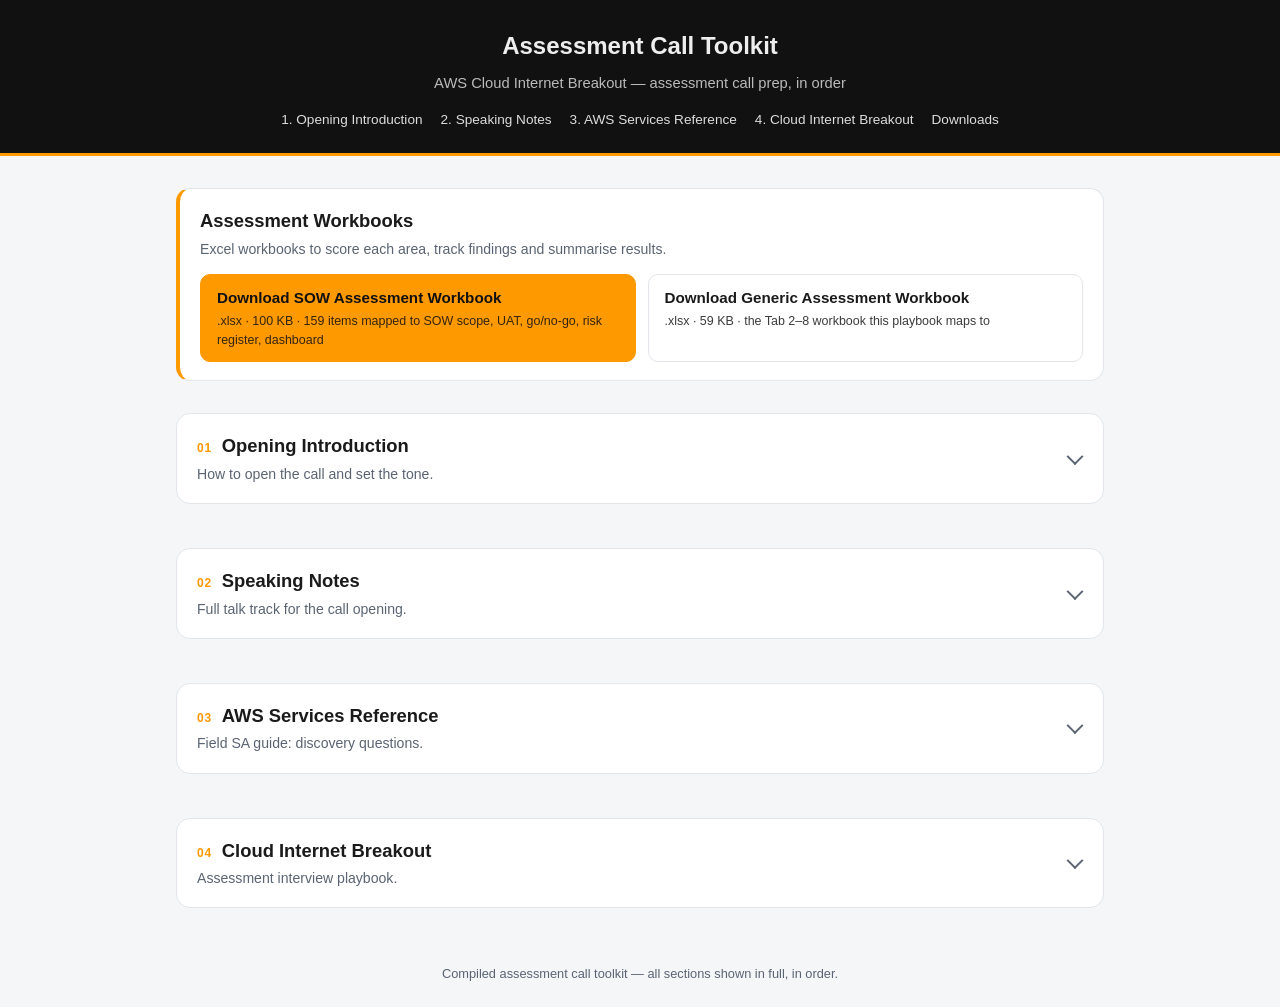
<file: index.html>
<!DOCTYPE html>
<html lang="en">
<head>
<meta charset="UTF-8">
<meta name="viewport" content="width=device-width, initial-scale=1, viewport-fit=cover">
<title>Assessment Call Toolkit</title>
<link rel="stylesheet" href="css/style.css">
</head>
<body>

<header class="site-header">
  <h1>Assessment Call Toolkit</h1>
  <p>AWS Cloud Internet Breakout &mdash; assessment call prep, in order</p>
  <nav class="quicknav">
    <a href="#intro">1. Opening Introduction</a>
    <a href="#notes">2. Speaking Notes</a>
    <a href="#aws-services">3. AWS Services Reference</a>
    <a href="#breakout">4. Cloud Internet Breakout</a>
    <a href="#downloads">Downloads</a>
  </nav>
</header>

<div class="wrap">

  <section class="downloads" id="downloads" aria-label="Assessment workbooks">
    <h2>Assessment Workbooks</h2>
    <p>Excel workbooks to score each area, track findings and summarise results.</p>
    <div class="download-buttons">
      <a class="btn" href="downloads/FAB_AWS_Cloud_Internet_Breakout_SOW_Assessment.xlsx" download>
        <span class="btn-title">Download SOW Assessment Workbook</span>
        <span class="btn-meta">.xlsx &middot; 100 KB &middot; 159 items mapped to SOW scope, UAT, go/no-go, risk register, dashboard</span>
      </a>
      <a class="btn btn-secondary" href="downloads/AWS_Cloud_Internet_Breakout_Assessment.xlsx" download>
        <span class="btn-title">Download Generic Assessment Workbook</span>
        <span class="btn-meta">.xlsx &middot; 59 KB &middot; the Tab 2&ndash;8 workbook this playbook maps to</span>
      </a>
    </div>
  </section>

  <details class="block" id="intro">
    <summary class="block-head">
      <h2><span class="block-num">01</span> Opening Introduction</h2>
      <p class="block-desc">How to open the call and set the tone.</p>
    </summary>
    <div class="content-intro">
      <div class="container">
<!-- INTRO -->
  <section class="panel" data-tab="intro">
    <div class="panel-title-row">
      <h2 class="panel-title">The Intro</h2>
      <span class="time-badge">First 2 minutes — set the tone</span>
    </div>
    <blockquote>"Hi everyone, thank you for taking the time today. My name is Pushkar Patil — I'm a Cloud Engineer with AWS Professional Services. I specialize in network architecture and security for cloud environments, and I've been working with customers on AWS infrastructure design, security posture assessments, and internet breakout architectures."</blockquote>
    <blockquote>"Before we jump into the technical details, I want to take a couple of minutes to set the context for what we're doing here and how we'll work together."</blockquote>
  </section>

  <!-- BUILD TRUST -->
  <section class="panel" data-tab="trust">
    <div class="panel-title-row">
      <h2 class="panel-title">Build Trust — Show You Understand Their World</h2>
      <span class="time-badge">Next 3 minutes</span>
    </div>
    <blockquote>"I understand you're looking at your AWS Cloud Internet Breakout environment — how your workloads connect to the internet, how that traffic is secured, and whether the architecture is aligned with best practices. This is one of the most critical areas in any cloud environment because it's where your internal workloads meet the public internet. Getting this right has a direct impact on your security posture, compliance readiness, and operational resilience."</blockquote>
    <blockquote>"I want to be upfront about how we approach this — this is NOT an audit. We're not here to grade you or find fault. We're here as your partner to give you a clear, honest picture of where things stand today, and more importantly, a practical roadmap to get where you want to be."</blockquote>
    <blockquote>"Every organization has gaps — that's normal, especially as cloud environments grow and evolve. What matters is knowing where they are and having a plan."</blockquote>
  </section>

  <!-- CREDIBILITY -->
  <section class="panel" data-tab="credibility">
    <div class="panel-title-row">
      <h2 class="panel-title">Establish Credibility — Frameworks</h2>
      <span class="time-badge">Next 2 minutes</span>
    </div>
    <blockquote>"Our assessment is built on the same frameworks AWS uses with enterprise customers globally:"</blockquote>
    <blockquote>"First, the AWS Cloud Adoption Framework — specifically the Security Perspective. This gives us the organizational view — governance, identity, threat detection, infrastructure protection, incident response. It's how we measure security maturity."</blockquote>
    <blockquote>"Second, the AWS Well-Architected Framework — Security Pillar. This is the workload-level lens. It looks at how your architecture decisions impact security. Together with CAF, we're covering both the big picture and the details."</blockquote>
    <blockquote>"For your internet breakout specifically, we'll benchmark against the AWS Security Reference Architecture — this is AWS's prescriptive design for how network traffic should flow through centralized inspection, egress filtering, and segmented VPCs. It's the gold standard."</blockquote>
    <blockquote>"And for configuration hardening, we'll use the CIS AWS Foundations Benchmark — the latest version. This gives us 39 automated controls that Security Hub can continuously monitor after we're done."</blockquote>
    <blockquote>"So you're not just getting our opinion — you're getting an assessment grounded in industry-recognized standards."</blockquote>
  </section>

  <!-- EXPECTATIONS -->
  <section class="panel" data-tab="expectations">
    <div class="panel-title-row">
      <h2 class="panel-title">Set Expectations — What They Get</h2>
      <span class="time-badge">Next 2 minutes</span>
    </div>
    <blockquote>"Here's what you'll walk away with at the end of this engagement:"</blockquote>
    <ul>
      <li><blockquote>"A scored assessment workbook — every area rated on a 1-5 maturity scale with Red, Amber, Green status. You'll see exactly where you're strong and where the gaps are."</blockquote></li>
      <li><blockquote>"A findings tracker with severity ratings, business impact, and specific remediation steps — not generic advice, but actionable recommendations tailored to your environment."</blockquote></li>
      <li><blockquote>"An executive summary dashboard your leadership can use to understand the security posture at a glance."</blockquote></li>
      <li><blockquote>"And a prioritized remediation roadmap — because fixing everything at once isn't realistic. We'll help you sequence what matters most."</blockquote></li>
    </ul>
  </section>

  <!-- COLLABORATIVE -->
  <section class="panel" data-tab="collaborative">
    <div class="panel-title-row">
      <h2 class="panel-title">Make It Collaborative — Ask Them</h2>
      <span class="time-badge">Next 2 minutes</span>
    </div>
    <blockquote>"Before we dive in, I'd love to hear from you:"</blockquote>
    <blockquote>"What's driving this assessment? Is it a compliance requirement, a security concern, a leadership initiative, or are you planning changes to your architecture?"</blockquote>
    <div class="stage-note"><em>(Let them talk. Listen. This tells you everything about their priorities.)</em></div>
    <blockquote>"Are there specific areas you're most concerned about or want us to focus on?"</blockquote>
    <div class="stage-note"><em>(This makes them feel heard and gives you the priority order.)</em></div>
    <blockquote>"Who are the key stakeholders we should involve — network team, security team, identity team, operations?"</blockquote>
    <div class="stage-note"><em>(This shows you respect their org structure and want to include the right people.)</em></div>
  </section>

  <!-- CLOSE -->
  <section class="panel" data-tab="close">
    <div class="panel-title-row">
      <h2 class="panel-title">Close the Intro — Transition to Assessment</h2>
      <span class="time-badge">Wrap-up</span>
    </div>
    <blockquote>"Perfect. That's really helpful context. Here's how I'd like to structure our conversation today — we'll start from the foundation and work our way through layer by layer:"</blockquote>
    <blockquote>"We'll begin with your account structure and governance — how your AWS environment is organized. Then we'll move into network architecture and the internet breakout path. From there, we'll look at the security controls on that path, identity and access, data protection, monitoring, and incident response."</blockquote>
    <blockquote>"Each layer builds on the previous one, so by the end we'll have a complete picture."</blockquote>
    <blockquote>"I'll be taking notes as we go and mapping everything to our assessment workbook. If at any point something isn't clear or you want to go deeper on a topic, just say so — this is your assessment."</blockquote>
    <blockquote>"Ready to get started?"</blockquote>
  </section>

  <!-- CHEAT SHEET -->
  <section class="panel" data-tab="cheatsheet">
    <div class="panel-title-row">
      <h2 class="panel-title">Cheat Sheet — Trust Phrases to Drop Naturally</h2>
    </div>
    <ul class="phrase-list">
      <li><span class="quote">"We see this across many customers at your scale..."</span><span class="why">— normalizes their gaps</span></li>
      <li><span class="quote">"That's actually a common pattern we encounter..."</span><span class="why">— removes shame</span></li>
      <li><span class="quote">"The good news is this is straightforward to fix..."</span><span class="why">— gives hope</span></li>
      <li><span class="quote">"AWS has a native service for exactly this..."</span><span class="why">— shows you know the platform</span></li>
      <li><span class="quote">"Based on what we've seen work well for similar environments..."</span><span class="why">— positions you as experienced</span></li>
      <li><span class="quote">"Let me show you what the reference architecture recommends here..."</span><span class="why">— grounds advice in AWS standards</span></li>
      <li><span class="quote">"This is one of the highest-impact improvements you can make..."</span><span class="why">— helps them prioritize</span></li>
      <li><span class="quote">"Your team has done solid work here..."</span><span class="why">— acknowledge what's working, don't just find problems</span></li>
    </ul>
  </section>
      </div>
    </div>
  </details>

  <details class="block" id="notes">
    <summary class="block-head">
      <h2><span class="block-num">02</span> Speaking Notes</h2>
      <p class="block-desc">Full talk track for the call opening.</p>
    </summary>
    <div class="content-notes">
      <div class="container">
<!-- 1. SET THE STAGE -->
  <section class="panel" data-tab="s1">
    <h2 class="panel-title">1. Set the Stage — Why We're Here</h2>
    <blockquote>"Thank you for making time today. The purpose of this engagement is to perform an independent technical assessment of your AWS Cloud Internet Breakout environment — your network architecture, security controls, and operational readiness. Our goal is to give you a clear picture of where you stand today, where the gaps are, and a prioritized roadmap to close them."</blockquote>
    <blockquote>"This isn't an audit. This is a partnership. We want to help you build confidence that your cloud environment is secure, resilient, and aligned with industry best practices."</blockquote>
  </section>

  <!-- 2. FRAMEWORKS -->
  <section class="panel" data-tab="s2">
    <h2 class="panel-title">2. Frameworks We're Using — Build Trust</h2>

    <h3>AWS Cloud Adoption Framework (CAF) — Security Perspective</h3>
    <blockquote>"Our assessment is grounded in the AWS Cloud Adoption Framework, specifically the Security Perspective. This is the same framework AWS uses with thousands of enterprise customers globally. It organizes security into 9 capabilities — from identity management to incident response — and gives us a structured way to measure your maturity."</blockquote>
    <div class="drop"><strong>Drop this:</strong> "The CAF Security Perspective covers Security Governance, Security Assurance, Identity &amp; Access Management, Threat Detection, Vulnerability Management, Infrastructure Protection, Data Protection, Application Security, and Incident Response."</div>

    <h3>AWS Well-Architected Framework — Security Pillar</h3>
    <blockquote>"We'll also be leveraging the AWS Well-Architected Framework, specifically the Security Pillar. This is AWS's own lens for evaluating workload-level architecture decisions. It covers 5 focus areas — Identity &amp; Access Management, Detection, Infrastructure Protection, Data Protection, and Incident Response. Think of CAF as the organizational view and Well-Architected as the workload view — we're covering both."</blockquote>
    <div class="drop"><strong>Drop this:</strong> "The Well-Architected Tool is available free in the AWS Console. After our assessment, you can run ongoing reviews yourself."</div>

    <h3>AWS Security Reference Architecture (SRA)</h3>
    <blockquote>"For your network and internet breakout design specifically, we're benchmarking against the AWS Security Reference Architecture. This is AWS's prescriptive multi-account architecture that defines how inbound, outbound, and inspection VPCs should be structured — with centralized Network Firewall, Transit Gateway routing, and dedicated security tooling accounts. This is the gold standard for how internet breakout should look."</blockquote>
    <div class="drop"><strong>Drop this:</strong> "The SRA recommends a dedicated Network account with three VPCs — Inbound, Outbound, and Inspection — with AWS Network Firewall in the inspection VPC handling all traffic."</div>

    <h3>CIS AWS Foundations Benchmark v5.0.0</h3>
    <blockquote>"For compliance and configuration hardening, we're using the CIS AWS Foundations Benchmark version 5.0.0 — the latest version. This is an industry-accepted standard with clear, step-by-step controls. AWS Security Hub natively supports this benchmark, so after our assessment, you can enable automated compliance monitoring against these controls."</blockquote>
    <div class="drop"><strong>Drop this:</strong> "CIS v5.0.0 covers 39 automated controls across IAM, logging, monitoring, networking, and storage. Security Hub can continuously evaluate your environment against these."</div>

    <h3>NIST Cybersecurity Framework (CSF)</h3>
    <blockquote>"Where applicable, we'll also map findings to the NIST Cybersecurity Framework — Identify, Protect, Detect, Respond, Recover. Many of our customers need this mapping for regulatory or board-level reporting. It gives your leadership a common language to understand security posture."</blockquote>

    <h3>ProServe Security Assessment Methodology</h3>
    <blockquote>"Our assessment methodology follows the same approach used by AWS Professional Services across hundreds of enterprise engagements. We assess across 5 Core Epics aligned to the CAF Security Perspective — Identity &amp; Access Management, Infrastructure Security, Data Protection, Detective Controls, and Incident Response. Each area is scored on a 1-5 maturity scale, giving you a quantifiable baseline."</blockquote>
  </section>

  <!-- 3. WHAT WE'LL DELIVER -->
  <section class="panel" data-tab="s3">
    <h2 class="panel-title">3. What We'll Deliver — Set Expectations</h2>
    <blockquote>"By the end of this engagement, you'll receive:"</blockquote>
    <ul>
      <li>A comprehensive assessment workbook with every control scored 1-5 and RAG-rated (Red/Amber/Green)</li>
      <li>A findings tracker with severity, business impact, and remediation recommendations</li>
      <li>An executive dashboard summarizing your security posture across all domains</li>
      <li>A prioritized remediation roadmap with owners and target timelines</li>
      <li>Mapping to CIS, NIST, and Well-Architected best practices</li>
    </ul>
    <blockquote>"This gives your team a clear, actionable plan — not just a list of problems."</blockquote>
  </section>

  <!-- 4. HOW WE'LL WORK -->
  <section class="panel" data-tab="s4">
    <h2 class="panel-title">4. How We'll Work — The Process</h2>
    <blockquote>"Our approach has three phases:"</blockquote>
    <div class="phase">
      <strong>Phase 1 — Discovery</strong>
      We'll conduct structured interviews with your network, security, identity, and operations teams. We'll walk through your architecture, review configurations, and understand your current tooling.
    </div>
    <div class="phase">
      <strong>Phase 2 — Analysis</strong>
      We'll analyze what we've gathered, score each area against the frameworks, identify gaps, and develop recommendations. Where possible, we'll use tools like Prowler, AWS Config, and Security Hub to validate findings.
    </div>
    <div class="phase">
      <strong>Phase 3 — Readout &amp; Roadmap</strong>
      We'll present findings to your team, walk through the prioritized recommendations, and align on next steps. This isn't a hand-off — we'll iterate with you.
    </div>
  </section>

  <!-- 5. WHAT WE NEED -->
  <section class="panel" data-tab="s5">
    <h2 class="panel-title">5. What We Need From You — Ask</h2>
    <blockquote>"To make this successful, we'll need:"</blockquote>
    <ul>
      <li>Access to your architecture diagrams (or we'll help you build them)</li>
      <li>Time with your network, security, and identity teams (2-3 hours per domain)</li>
      <li>Read-only access to your AWS environment for validation (Config, Security Hub, CloudTrail)</li>
      <li>A point of contact to coordinate scheduling</li>
    </ul>
    <blockquote>"We respect your time. We'll come prepared with specific questions for each session so we're efficient."</blockquote>
  </section>

  <!-- 6. TRUST BUILDERS -->
  <section class="panel" data-tab="s6">
    <h2 class="panel-title">6. Trust Builders — Drop These Naturally</h2>

    <h3>On shared responsibility</h3>
    <blockquote>"AWS secures the cloud infrastructure — the physical data centers, the hypervisor, the global network. Your responsibility is securing what you put IN the cloud — your configurations, your data, your access controls. Our job is to help you nail that 'in the cloud' piece."</blockquote>

    <h3>On why this matters now</h3>
    <blockquote>"The internet breakout path is the most critical attack surface in any cloud environment. It's where your workloads touch the public internet. Getting this right — centralized inspection, egress filtering, DDoS protection — is foundational to everything else."</blockquote>

    <h3>On our approach</h3>
    <blockquote>"We're not here to find fault. We're here to find opportunity. Every organization has gaps — what matters is knowing where they are and having a plan to close them."</blockquote>

    <h3>On benchmarking</h3>
    <blockquote>"We'll show you not just where you are, but where you should be. Our scoring is based on what we see across hundreds of AWS customers in similar industries and at similar scale."</blockquote>
  </section>

  <!-- 7. QUICK REFERENCE -->
  <section class="panel" data-tab="s7">
    <h2 class="panel-title">7. Framework Quick Reference — Cheat Sheet</h2>
    <ul>
      <li><strong>AWS CAF Security Perspective</strong> — 9 capabilities, organizational-level security maturity</li>
      <li><strong>AWS Well-Architected Security Pillar</strong> — 5 focus areas, workload-level architecture review</li>
      <li><strong>AWS Security Reference Architecture (SRA)</strong> — Prescriptive multi-account network + security design</li>
      <li><strong>CIS AWS Foundations Benchmark v5.0.0</strong> — 39 automated configuration controls</li>
      <li><strong>NIST CSF</strong> — Identify, Protect, Detect, Respond, Recover (regulatory mapping)</li>
      <li><strong>ProServe 5 Core Epics</strong> — IAM, Infrastructure Security, Data Protection, Detective Controls, Incident Response</li>
    </ul>
  </section>
      </div>
    </div>
  </details>

  <details class="block" id="aws-services">
    <summary class="block-head">
      <h2><span class="block-num">03</span> AWS Services Reference</h2>
      <p class="block-desc">Field SA guide: discovery questions.</p>
    </summary>
    <div class="content-aws">
      <div class="container">
<!-- STRATEGY -->
  <section class="panel" data-tab="strategy">
    <h2 class="panel-title">Strategy</h2>
    <ul>
      <li>How does the system support the customer's business? (e.g. CRM logs customer interactions and integrates with ERP for fulfillment)</li>
      <li>How does the system scale as the business grows? What are the growth constraints? (e.g. servers, storage, people)</li>
      <li>How does the system handle business continuity?</li>
      <li>What are the technologies used in the system? (e.g. Oracle, OpenJDK, Javascript, Linux, VMWare)</li>
      <li>How does the system integrate with other systems? (web hooks, integration broker, etc)</li>
      <li>What are the peak performance metrics for the system? When does the system require peak performance? (e.g. maximum transactions per second, maximum tenants per cluster, etc)</li>
      <li>What teams support the systems? (e.g. development, operations, DBA)</li>
      <li>How does the team build and deploy the system? (e.g. Gradle, Jenkins, Ansible)</li>
      <li>How do the teams test the systems? (e.g. manual, automated functional regression, unit tests, integration tests)</li>
      <li>How does the team monitor the system for security, application, and performance incidents?</li>
      <li>What are the system's incident response processes?</li>
      <li>How do the team predict failure or service level violations? (e.g. AIOps)</li>
      <li>How do you support the end users of the system? (e.g. ticketing systems, call/contact center)</li>
      <li>How could the system generate more value if augmented with AI/ML?</li>
      <li>Could the system's data provide insights to increase efficiency, drive growth via cross/upsell opportunities, etc.?</li>
    </ul>

    <h3>Technology Landscape</h3>
    <ul>
      <li>How does the technology organization serve the business? Are there dedicated teams for each business unit? Does a single team serve all the business units?</li>
      <li>What regulatory constraints do you have? (e.g. HIPAA compliance, Office of the Comptroller of the Currency (OCC) audits, FINRA compliance, etc)</li>
      <li>What drives the buy vs build decision? (e.g. customer buys accounting and HR systems but builds development tools)</li>
      <li>Do you have an AI and ML strategy for augmenting or automating your business processes? (automating document workflows, information retrieval from unstructured data, etc)</li>
      <li>Do you have a strategy to derive business insights from your data? (e.g. a "Customer 360" strategy by pulling data from CRM, customer success, and ERP system into a single view and data lake)</li>
      <li>Do you have a strategy to monetize your data? (e.g. improving credit quality decisions using payment data, improving rating models through driver telematics, predictive maintenance program through IoT and service history)</li>
      <li>What is your overall application integration strategy? (Enterprise service bus/integration broker (Mulesoft, Informatica, Boomi), point to point, etc.)</li>
      <li>What is the software delivery process? (Scrum, Agile, XP, Waterfall)</li>
      <li>What do you use for development tools, databases, application monitoring tools, security monitoring tools, continuous integration (CI), continuous delivery (CD)?</li>
      <li>What percentage of technology infrastructure is in the cloud? What percentage is in AWS?</li>
      <li>Does your IT strategy explicitly state cloud's role and how it is tied to your business objectives?</li>
      <li>Where do you want to invest in infrastructure – innovation vs. application outcomes?</li>
      <li>Are you aligning strategy on both cost out and innovation?</li>
    </ul>
  </section>

  <!-- SECURITY -->
  <section class="panel" data-tab="security">
    <h2 class="panel-title">Security</h2>
    <ul>
      <li>What are the security compliance requirements? (SOC2, ISO 27001, HIPAA, etc)</li>
      <li>Does your organization have a security and compliance program?</li>
      <li>What tools or services are being used for security control?</li>
      <li>What regulations does your organization need to comply with?</li>
      <li>How would you characterize your organization's approach to security and compliance? Do you find it effective and efficient at managing risk?</li>
      <li>To what extent are you incorporating data analytics into your operational risk management program?</li>
      <li>Are there risk and compliance management practices that you feel would benefit from a more data driven approach?</li>
      <li>What are the most resource intensive areas of your security and compliance program?</li>
      <li>What are the main cost drivers, and where do you see opportunities for increased automation of manual processes?</li>
      <li>At a high level, how would you characterize your organization's approach to security and compliance? How integrated and consistent would you say it is across lines of business?</li>
    </ul>

    <h3>Opportunity Information</h3>
    <ul>
      <li>Do you currently have central pane of glass view into your AWS security posture?</li>
      <li>Do you currently or plan on storing or processing protected data?</li>
      <li>What 3rd party products are you currently using on premise / on AWS?</li>
    </ul>

    <h3>Training Material</h3>
    <ul><li><a href="https://kiku.aws.training/LearningLibrary?filters=language%3A1&amp;filters=classification%3A27&amp;tab=view_all">Kiku Learning Library — Security</a></li></ul>

    <h3>Related Services</h3>
    <ul class="related-services">
      <li>Amazon Cognito: <a href="https://aws.amazon.com/cognito/">aws.amazon.com/cognito/</a></li>
      <li>Amazon Detective: <a href="https://aws.amazon.com/detective">aws.amazon.com/detective</a></li>
      <li>Amazon GuardDuty: <a href="https://aws.amazon.com/guardduty/">aws.amazon.com/guardduty/</a></li>
      <li>Amazon Inspector: <a href="https://aws.amazon.com/inspector/">aws.amazon.com/inspector/</a></li>
      <li>Amazon Macie: <a href="https://aws.amazon.com/macie/">aws.amazon.com/macie/</a></li>
      <li>AWS Artifact: <a href="https://aws.amazon.com/artifact/">aws.amazon.com/artifact/</a></li>
      <li>AWS Certificate Manager: <a href="https://aws.amazon.com/certificate-manager/">aws.amazon.com/certificate-manager/</a></li>
      <li>AWS CloudHSM: <a href="https://aws.amazon.com/cloudhsm/">aws.amazon.com/cloudhsm/</a></li>
      <li>AWS Directory Service: <a href="https://aws.amazon.com/directoryservice/">aws.amazon.com/directoryservice/</a></li>
      <li>AWS Firewall Manager: <a href="https://aws.amazon.com/firewall-manager/">aws.amazon.com/firewall-manager/</a></li>
      <li>AWS IAM: <a href="https://aws.amazon.com/iam/">aws.amazon.com/iam/</a></li>
      <li>AWS KMS: <a href="https://aws.amazon.com/kms/">aws.amazon.com/kms/</a></li>
    </ul>
  </section>

  <!-- COMPUTE -->
  <section class="panel" data-tab="compute">
    <h2 class="panel-title">Compute</h2>
    <ul>
      <li>What applications are running on top of your servers?</li>
      <li>How many corresponding design, development, test, QA, staging, pre-production, disaster recovery environments are you running?</li>
      <li>What are the operating systems for your server systems?</li>
      <li>Are you running into any performance issues or management overhead?</li>
      <li>How many servers do you manage today?</li>
      <li>How many IT admins are managing the servers? How are they keeping up with growing number of servers?</li>
      <li>What is the RTO and RPO for the server failures?</li>
    </ul>

    <h3>Opportunity Information</h3>
    <ul>
      <li>What are the top pain points of running your existing server environment?</li>
      <li>Do you have a robust disaster recovery plan for your critical servers?</li>
      <li>Have you considered using cloud for DR?</li>
      <li>Have you thought of migrating off Windows to Linux alternatives?</li>
      <li>Would you like to do a migration evaluation for your existing servers to AWS EC2 or serverless?</li>
    </ul>

    <h3>Training Material</h3>
    <ul><li><a href="https://kiku.aws.training/LearningLibrary?filters=language%3A1&amp;filters=classification%3A20&amp;tab=view_all">Kiku Learning Library — Compute</a></li></ul>

    <h3>Related Services</h3>
    <ul class="related-services">
      <li>Amazon EC2: <a href="https://aws.amazon.com/ec2/">aws.amazon.com/ec2/</a></li>
      <li>Amazon EC2 Auto Scaling: <a href="https://aws.amazon.com/ec2/autoscaling/">aws.amazon.com/ec2/autoscaling/</a></li>
      <li>Amazon Elastic Beanstalk: <a href="https://aws.amazon.com/elasticbeanstalk/">aws.amazon.com/elasticbeanstalk/</a></li>
      <li>Elastic Container Registry: <a href="https://aws.amazon.com/ecr/">aws.amazon.com/ecr/</a></li>
      <li>Elastic Container Service: <a href="https://aws.amazon.com/containers/services/">aws.amazon.com/containers/services/</a></li>
      <li>Elastic Kubernetes Service: <a href="https://aws.amazon.com/eks/">aws.amazon.com/eks/</a></li>
      <li>AWS Fargate: <a href="https://aws.amazon.com/fargate/">aws.amazon.com/fargate/</a></li>
      <li>AWS Lambda: <a href="https://aws.amazon.com/lambda/">aws.amazon.com/lambda/</a></li>
      <li>AWS Lightsail: <a href="https://aws.amazon.com/lightsail/">aws.amazon.com/lightsail/</a></li>
      <li>AWS Outposts: <a href="https://aws.amazon.com/outposts/">aws.amazon.com/outposts/</a></li>
      <li>AWS Serverless Application Repository: <a href="https://aws.amazon.com/serverless/serverlessrepo/">aws.amazon.com/serverless/serverlessrepo/</a></li>
      <li>VMware Cloud on AWS: <a href="https://cloud.vmware.com/vmc-aws">cloud.vmware.com/vmc-aws</a></li>
      <li>AWS Wavelength: <a href="https://aws.amazon.com/wavelength/">aws.amazon.com/wavelength/</a></li>
      <li>AWS Batch: <a href="https://aws.amazon.com/batch/">aws.amazon.com/batch/</a></li>
    </ul>
  </section>

  <!-- ANALYTICS -->
  <section class="panel" data-tab="analytics">
    <h2 class="panel-title">Analytics</h2>
    <ul>
      <li>What type of data are you working with and where does it come from?</li>
      <li>Are these data structured, unstructured, or semi-structured?</li>
      <li>What you will want to do with the data? E.g. store now analyze later, or operational reporting</li>
      <li>How are you currently capturing and storing your data? What tools and databases are in use?</li>
      <li>What is your strategy for data management and governance?</li>
      <li>How complex is your data acquisition process?</li>
      <li>What is your current ETL process?</li>
      <li>What type of skills exist in your organization? E.g. DBA, IT engineers, big data engineers</li>
      <li>How do you currently manage data?</li>
      <li>How does all this go with your organization's culture?</li>
      <li>What are your plans to address regulation?</li>
      <li>What are the top pain points of running your existing data analytics environment?</li>
      <li>Are there particular areas where you would like to apply analytics or AI/ML technologies (but haven't yet)?</li>
    </ul>

    <h3>Opportunity Information</h3>
    <ul>
      <li>Are you looking to migrate some or all of your data analytics workload to the cloud?
        <ul><li>If so, what are your specific requirements and timeline?</li></ul>
      </li>
      <li>Do you have partners to help you with the migration?</li>
      <li>Would you be interested in knowing AWS data lake and analytics offerings?</li>
      <li>Would you like to do a migration evaluation for your existing data analytics to AWS Redshift or data lake?</li>
    </ul>

    <h3>Training Material</h3>
    <ul>
      <li><a href="https://amazonwebservices.mindtickle.com/?_branch_match_id=735651251973410808#/courses/series/1284153514833126012?series=1284153514833126012">Mindtickle LevelUP! Analytics course</a></li>
      <li><a href="https://amazonwebservices.mindtickle.com/?_branch_match_id=735651251973410808#/courses/series/1239948442897393076?series=1239948442897393076">Mindtickle Analytics Sales Play course</a></li>
      <li><a href="https://kiku.aws.training/LearningLibrary?filters=language%3A1&amp;filters=classification%3A107&amp;tab=view_all">Kiku Analytics courses</a></li>
    </ul>

    <h3>Related Services</h3>
    <ul class="related-services">
      <li>Amazon Athena: <a href="https://aws.amazon.com/athena/">aws.amazon.com/athena/</a></li>
      <li>Amazon ElasticSearch: <a href="https://aws.amazon.com/elasticsearch-service/">aws.amazon.com/elasticsearch-service/</a></li>
      <li>Amazon EMR: <a href="https://aws.amazon.com/emr/">aws.amazon.com/emr/</a></li>
      <li>Amazon Kinesis: <a href="https://aws.amazon.com/kinesis/">aws.amazon.com/kinesis/</a></li>
      <li>Amazon MSK: <a href="https://aws.amazon.com/msk/">aws.amazon.com/msk/</a></li>
    </ul>
  </section>

  <!-- BACKUP/DR -->
  <section class="panel" data-tab="backupdr">
    <h2 class="panel-title">Backup/DR</h2>
    <ul>
      <li>Do you currently have a Disaster Recovery Plan (DRP)?</li>
      <li>What is the overall RTO and RPO defined?</li>
      <li>What tools and/or vendors are you using for DR?</li>
      <li>Can you describe your DR processes in general?</li>
      <li>How often do you conduct DR test or exercises?</li>
      <li>Can you tell me your most recent DR experience?
        <ul>
          <li>Areas of focus: Policies</li>
          <li>Procedures</li>
          <li>Organization</li>
          <li>RTOs and RPOs (business vs technical)</li>
          <li>Date of DRP last updated</li>
          <li>DR exercise frequency and last exercise date</li>
          <li>Are staff trained on DRP</li>
          <li>Does everyone understand their roles within the DRP</li>
          <li>Are there any SLA considerations, if so, what are they?</li>
          <li>Are there any security considerations, if so, what are they?</li>
        </ul>
      </li>
      <li>What is the backup solution being used in your environment?</li>
      <li>How much data are you protecting in your environment?</li>
      <li>Where are you storing the backup data today?</li>
      <li>Can you describe your backup processes in general?</li>
      <li>How often do you run backup jobs?</li>
      <li>What are the main applications and data type you are backing up?</li>
      <li>Are you sending your backup data offsite or to the cloud?</li>
      <li>Is your DR based on restoring from backup data?
        <ul>
          <li>Areas of focus: Backup architecture</li>
          <li>Backup policy (source data, frequency, retention etc.)</li>
          <li>Backup full capacity (breakdown by files, databases, applications, etc.)</li>
          <li>Backup medium: disk, tape, cloud, offsite?</li>
          <li>Backup window</li>
          <li>How often do you test recovery from backup?</li>
          <li>Are there procedures for recovery from backup?</li>
          <li>Organization structure</li>
          <li>Do you offer SLAs to business groups?</li>
        </ul>
      </li>
    </ul>

    <h3>Opportunity Information</h3>
    <ul>
      <li>Are you interested in discussing ways to modernize your backup process without changing your workflow using the AWS cloud?</li>
      <li>Are you using a backup vendor with a connector that allows backups to be written to S3?</li>
      <li>Would you be interested in knowing AWS backup and DR automation solutions?</li>
      <li>Would you like to do a POC using AWS backup and DR services?</li>
    </ul>

    <h3>Training Material</h3>
    <ul>
      <li><a href="https://kiku.aws.training/Details/eLearning?id=19597">Introduction to Backup and Restore with AWS</a></li>
      <li><a href="https://kiku.aws.training/Details/eLearning?id=50309">CloudEndure Disaster Recovery Technical Training</a></li>
    </ul>

    <h3>Related Services</h3>
    <ul class="related-services">
      <li>AWS Backup: <a href="https://aws.amazon.com/backup/">aws.amazon.com/backup/</a></li>
      <li>CloudEndure Disaster Recovery: <a href="https://aws.amazon.com/cloudendure-disaster-recovery/">aws.amazon.com/cloudendure-disaster-recovery/</a></li>
      <li>Amazon S3: <a href="https://aws.amazon.com/s3/">aws.amazon.com/s3/</a></li>
      <li>Amazon S3 Glacier: <a href="https://aws.amazon.com/glacier/">aws.amazon.com/glacier/</a></li>
    </ul>
  </section>

  <!-- DATABASES -->
  <section class="panel" data-tab="databases">
    <h2 class="panel-title">Databases</h2>
    <ul>
      <li>What database technology is currently supporting your applications?</li>
      <li>What applications are running on top of your databases? Please name them specifically.</li>
      <li>How large is this workload(s) in terms of infrastructure requirements? Servers, storage, networking, support staff, etc.</li>
      <li>How many corresponding design, development, test, QA, staging, pre-production, disaster recovery environments are you running?</li>
      <li>What middleware software are you running alongside the database systems? E.g. WebLogic, HTTP server or listener, identity management, etc.</li>
      <li>Are you running into any performance issues or management overhead?</li>
      <li>How many databases do you run today? Which databases are they and their versions?</li>
      <li>How many DBAs manage the databases? How are they keeping up with growing number of databases?</li>
      <li>What is the RTO and RPO for the databases?</li>
      <li>How long do the database data need to be queried?</li>
    </ul>

    <h3>Opportunity Information</h3>
    <ul>
      <li>What are the top pain points of running your existing database environment?</li>
      <li>Do you have a robust disaster recovery plan for your critical databases?</li>
      <li>Have you considered using cloud for DR?</li>
      <li>Have you thought of migrating off proprietary databases and option open source alternatives?</li>
      <li>Would you like to do a migration evaluation for your existing databases to AWS RDS?</li>
    </ul>

    <h3>Training Material</h3>
    <ul>
      <li><a href="https://amazonwebservices.mindtickle.com/?_branch_match_id=735651251973410808#/courses/series/1284152790641479288?series=1284152790641479288">Mindtickle Database course</a></li>
      <li><a href="https://kiku.aws.training/LearningLibrary?filters=language%3A1&amp;filters=classification%3A71&amp;tab=view_all">Kiku Databases courses</a></li>
    </ul>

    <h3>Related Services</h3>
    <ul class="related-services">
      <li>Amazon RDS: <a href="https://aws.amazon.com/rds/">aws.amazon.com/rds/</a></li>
      <li>Amazon Aurora: <a href="https://aws.amazon.com/rds/aurora/">aws.amazon.com/rds/aurora/</a></li>
      <li>Amazon DocumentDB: <a href="https://aws.amazon.com/documentdb/">aws.amazon.com/documentdb/</a></li>
      <li>Amazon DynamoDB: <a href="https://aws.amazon.com/dynamodb/">aws.amazon.com/dynamodb/</a></li>
      <li>Amazon ElastiCache: <a href="https://aws.amazon.com/elasticache/">aws.amazon.com/elasticache/</a></li>
      <li>Amazon Keyspaces: <a href="https://aws.amazon.com/keyspaces/">aws.amazon.com/keyspaces/</a></li>
      <li>Amazon Neptune: <a href="https://aws.amazon.com/neptune/">aws.amazon.com/neptune/</a></li>
      <li>Amazon Timestream: <a href="https://aws.amazon.com/timestream/">aws.amazon.com/timestream/</a></li>
      <li>AWS Database Migration Service: <a href="https://aws.amazon.com/dms/">aws.amazon.com/dms/</a></li>
      <li>AWS Database Migration Accelerator: <a href="https://aws.amazon.com/solutions/databasemigrations/database-migration-accelerator/">aws.amazon.com/solutions/databasemigrations/database-migration-accelerator/</a></li>
    </ul>
  </section>

  <!-- DATA TRANSFER -->
  <section class="panel" data-tab="datatransfer">
    <h2 class="panel-title">Data Transfer</h2>
    <ul>
      <li>How much data do you plan to transfer to AWS?</li>
      <li>What is your internet bandwidth?</li>
      <li>What is the ETA for the transfer?</li>
      <li>What are the sources of the data transfer?</li>
      <li>What are the targets of the data transfer? E.g. S3, EFS, FSx, EC2, RDS, etc.</li>
      <li>Any preference on data transfer protocols? E.g. FTP, SFTP, FTPS, etc.</li>
      <li>Can you provide a list of your existing file servers and NAS devices and their OS versions and models?</li>
      <li>Can you provide a list of your existing block storage devices and their models?</li>
      <li>Can you provide a list of your existing object storage devices and their models?</li>
      <li>What is your existing backup solution and backup storage in use? Is backup data deduped?</li>
    </ul>

    <h3>Opportunity Information</h3>
    <ul><li>Any requirement or preferred tools for the data transfer project?</li></ul>

    <h3>Training Material</h3>
    <ul><li><a href="https://kiku.aws.training/LearningLibrary?filters=language%3A1&amp;filters=classification%3A31&amp;tab=view_all">AWS Migration and Transfer courses on Kiku</a></li></ul>

    <h3>Related Services</h3>
    <ul class="related-services">
      <li>AWS DataSync: <a href="https://aws.amazon.com/datasync/">aws.amazon.com/datasync/</a></li>
      <li>AWS Transfer Family: <a href="https://aws.amazon.com/aws-transfer-family/">aws.amazon.com/aws-transfer-family/</a></li>
      <li>Amazon S3 Transfer Acceleration: <a href="https://docs.aws.amazon.com/AmazonS3/latest/dev/transfer-acceleration.html">docs.aws.amazon.com/AmazonS3/latest/dev/transfer-acceleration.html</a></li>
      <li>Amazon Snow Family: <a href="https://aws.amazon.com/snow/">aws.amazon.com/snow/</a></li>
      <li>Amazon Kinesis Data Firehose: <a href="https://aws.amazon.com/kinesis/data-firehose/">aws.amazon.com/kinesis/data-firehose/</a></li>
    </ul>
  </section>

  <!-- END USER COMPUTING -->
  <section class="panel" data-tab="euc">
    <h2 class="panel-title">End User Computing</h2>
    <ul>
      <li>Do you currently have a VDI solution on-prem? What is it?</li>
      <li>How are you enabling your employees to remotely access the applications they need?</li>
      <li>How do you plan to give remote workers secure access to your corporate network?</li>
      <li>What percent of your on-prem footprint is to run VDI solution?</li>
      <li>How are you supporting your employees to engage with each other using audio and video conferencing at scale?</li>
      <li>How are you keeping your contact center operational while your staff are all working from home?</li>
      <li>How long does it take to scale (or on-board) new users?</li>
      <li>How do you handle data security and user access for your contingent workforce?</li>
    </ul>

    <h3>Opportunity Information</h3>
    <ul>
      <li>Are you thinking of setting up cloud based virtual workstations for new employees or contractors?</li>
      <li>Are you thinking of migrating your on-prem VDI infrastructure to the cloud?</li>
    </ul>

    <h3>Training Material</h3>
    <ul><li><a href="https://kiku.aws.training/LearningLibrary?filters=language%3A1&amp;filters=classification%3A65&amp;tab=view_all">Kiku Desktop &amp; App Streaming courses</a></li></ul>

    <h3>Related Services</h3>
    <ul class="related-services">
      <li>Amazon Workspaces: <a href="https://aws.amazon.com/workspaces/">aws.amazon.com/workspaces/</a></li>
      <li>Amazon AppStream 2.0: <a href="https://aws.amazon.com/appstream2/">aws.amazon.com/appstream2/</a></li>
      <li>Amazon WorkLink: <a href="https://aws.amazon.com/worklink/">aws.amazon.com/worklink/</a></li>
      <li>Amazon WorkDocs: <a href="https://aws.amazon.com/workdocs/">aws.amazon.com/workdocs/</a></li>
    </ul>
  </section>

  <!-- CONTENT DELIVERY -->
  <section class="panel" data-tab="contentdelivery">
    <h2 class="panel-title">Content Delivery</h2>
    <ul>
      <li>What is your current network topology? Including LAN and WAN</li>
      <li>Do you have any workload running in the cloud?</li>
      <li>What is your network management system and tool?</li>
      <li>Can you share any network architecture diagram?</li>
      <li>How much bandwidth do you have for internet access?</li>
      <li>How do your branches and remote sites access internet?</li>
      <li>Do you use on-prem DNS servers or cloud based DNS?</li>
      <li>What is your RTO for network failure?</li>
      <li>What is your RTO for network infrastructure recovery in DR?</li>
      <li>Do you require Layer 2 extension to connect to the cloud platform?</li>
      <li>What are the top pain points with your existing network environment?</li>
    </ul>

    <h3>Opportunity Information</h3>
    <ul>
      <li>Are you interested in learning more about AWS networking?</li>
      <li>Are you interested in a deep dive/immersion day on network and content delivery infrastructure?</li>
    </ul>

    <h3>Training Material</h3>
    <p class="muted">TBD</p>

    <h3>Related Services</h3>
    <ul class="related-services">
      <li>Amazon VPC: <a href="https://aws.amazon.com/vpc/">aws.amazon.com/vpc/</a></li>
      <li>Amazon API Gateway: <a href="https://aws.amazon.com/api-gateway/">aws.amazon.com/api-gateway/</a></li>
      <li>Amazon CloudFront: <a href="https://aws.amazon.com/cloudfront/">aws.amazon.com/cloudfront/</a></li>
      <li>Amazon Route 53: <a href="https://aws.amazon.com/route53/">aws.amazon.com/route53/</a></li>
      <li>AWS App Mesh: <a href="https://aws.amazon.com/app-mesh/">aws.amazon.com/app-mesh/</a></li>
      <li>AWS Cloud Map: <a href="https://aws.amazon.com/cloud-map/">aws.amazon.com/cloud-map/</a></li>
      <li>AWS Direct Connect: <a href="https://aws.amazon.com/directconnect/">aws.amazon.com/directconnect/</a></li>
      <li>AWS Global Accelerator: <a href="https://aws.amazon.com/global-accelerator/">aws.amazon.com/global-accelerator/</a></li>
      <li>AWS PrivateLink: <a href="https://aws.amazon.com/privatelink/">aws.amazon.com/privatelink/</a></li>
      <li>AWS Transit Gateway: <a href="https://aws.amazon.com/transit-gateway/">aws.amazon.com/transit-gateway/</a></li>
    </ul>
  </section>

  <!-- STORAGE -->
  <section class="panel" data-tab="storage">
    <h2 class="panel-title">Storage</h2>
    <ul>
      <li>What type of storage devices (SAN, NAS, Tape) are deployed?</li>
      <li>What is the total storage capacity in your existing environment?</li>
      <li>Do you have object storage device in your environment?</li>
      <li>Do you have tape storage device in your environment?</li>
      <li>What types of file sharing protocols are in use? CIFS, NFS, or others</li>
      <li>Do storage devices have performance bottlenecks?</li>
      <li>What is the ratio between unstructured and structured data?</li>
      <li>What is the yearly storage capacity increase rate in the past three years?</li>
      <li>Is storage space generally sufficient? What is the average space usage?</li>
      <li>Do you utilize HA or clustering technologies for storage devices?</li>
      <li>Do you replicate storage data offsite for DR purpose?</li>
      <li>What are the top pain points with your existing storage environment?</li>
    </ul>

    <h3>Opportunity Information</h3>
    <ul>
      <li>Are you looking to migrate some or all of your storage to the cloud?</li>
      <li>Do you have partners to help you with the migration?</li>
      <li>Would you be interested in knowing AWS storage offerings?</li>
      <li>Would you like to do a POC using AWS storage offerings?</li>
    </ul>

    <h3>Training Material</h3>
    <ul><li><a href="https://kiku.aws.training/LearningLibrary?filters=language%3A1&amp;filters=classification%3A29&amp;tab=view_all">Kiku Storage courses</a></li></ul>

    <h3>Related Services</h3>
    <ul class="related-services">
      <li>AWS Backup: <a href="https://aws.amazon.com/backup/">aws.amazon.com/backup/</a></li>
      <li>Amazon S3: <a href="https://aws.amazon.com/s3/">aws.amazon.com/s3/</a></li>
      <li>Amazon S3 Glacier: <a href="https://aws.amazon.com/glacier/">aws.amazon.com/glacier/</a></li>
      <li>AWS Storage Gateway: <a href="https://aws.amazon.com/storagegateway/">aws.amazon.com/storagegateway/</a></li>
      <li>Amazon EBS: <a href="https://aws.amazon.com/ebs/">aws.amazon.com/ebs/</a></li>
      <li>Amazon EFS: <a href="https://aws.amazon.com/efs/">aws.amazon.com/efs/</a></li>
      <li>Amazon FSx: <a href="https://aws.amazon.com/fsx/">aws.amazon.com/fsx/</a></li>
      <li>AWS Transfer Family: <a href="https://aws.amazon.com/aws-transfer-family/">aws.amazon.com/aws-transfer-family/</a></li>
      <li>AWS Snow Family: <a href="https://aws.amazon.com/snow/">aws.amazon.com/snow/</a></li>
    </ul>
  </section>

  <!-- ISV -->
  <section class="panel" data-tab="isv">
    <h2 class="panel-title">ISV</h2>

    <h3>General</h3>
    <ul><li>Which of your current software applications are most critical to your operations?</li></ul>

    <h3>Security</h3>
    <ul><li>What security tools do you currently use to protect your business?</li></ul>

    <h3>Backup/Storage</h3>
    <ul><li>Do you have a backup/DR plan in place? Which tools do you use?</li></ul>

    <h3>Networking</h3>
    <ul><li>What services/tools do you currently use for networking?</li></ul>

    <h3>Data and Analytics</h3>
    <ul><li>What tools do you use today to manage and action your data?</li></ul>

    <h3>Observability</h3>
    <ul><li>What tools do you currently use for capturing, storing and processing logs, metrics &amp; traces?</li></ul>

    <h3>Business Apps</h3>
    <ul><li>What other applications are critical for other parts of your organization such as sales, marketing, HR, etc.?</li></ul>
  </section>
      </div>
    </div>
  </details>

  <details class="block" id="breakout">
    <summary class="block-head">
      <h2><span class="block-num">04</span> Cloud Internet Breakout</h2>
      <p class="block-desc">Assessment interview playbook.</p>
    </summary>
    <div class="content-breakout">
      <div class="container">
<div class="howto">
    <strong>How to use this:</strong> Start from Layer 0 (Foundation) and work your way down. Each layer builds on the previous one. The questions are designed to uncover gaps naturally — the customer's answers at each layer will tell you where to probe deeper. Map every answer back to the workbook tab noted in brackets.
  </div>

  

  <!-- LAYER 0 -->
  <section class="panel" data-tab="layer0">
    <h2 class="panel-title">Layer 0 — Foundation &amp; Account Structure</h2>
    <p class="prompt">"Before we look at any traffic flows, let's understand how your AWS environment is organized."</p>
    <h3>Opening Questions</h3>
    <ul>
      <li>Can you walk us through your AWS account structure? How many accounts are you running, and how are they organized?</li>
      <li>Are you using AWS Control Tower or AWS Organizations? If so, how are your OUs structured?
        <ul><li>Do you have separate OUs for Security, Shared Services, Workloads (Prod/Dev/Staging), Sandbox?</li></ul>
      </li>
      <li>Is there a dedicated Network/Shared Services account that centralizes your internet breakout?</li>
      <li>Are you using AWS Landing Zone or Control Tower guardrails? Which guardrails are enabled — detective, preventive, or both?</li>
      <li>Who manages the root account? Is MFA enforced on root? Is root usage monitored?</li>
      <li>Do you have Service Control Policies (SCPs) in place? What do they restrict?
        <ul><li>Example: Do SCPs prevent disabling CloudTrail, leaving certain regions, or creating public S3 buckets?</li></ul>
      </li>
    </ul>

    <h3>Design Baseline &amp; Infrastructure as Code</h3>
    <ul>
      <li>What security, availability and operational requirements must the internet breakout design meet? Are they documented, and can each design decision be traced back to one?</li>
      <li>Is there an approved high-level and low-level design with current diagrams? Who approved it, and has the deployed environment been compared against it?</li>
      <li>Is the breakout built with Terraform or CloudFormation? Does the code cover everything — VPCs, Transit Gateway, routes, load balancers, NAT, endpoints — or were some resources created by hand?</li>
      <li>How is IaC state stored and protected, and how are changes reviewed, approved and promoted?</li>
      <li>Do you detect drift between the code and what is actually deployed? When was that last checked?</li>
    </ul>
    <div class="mapping"><strong>What you're mapping:</strong> [Tab 8 — Compliance &amp; Governance: Account Structure] + [Tab 4 — IAM: SCPs] + [SOW workbook — Architecture Review: ARC-001 to ARC-006, ARC-039 to ARC-043]</div>
    <div class="why"><strong>Why this matters first:</strong> If the foundation is shaky (no multi-account strategy, no guardrails, no centralized networking account), everything downstream is at risk. This sets the tone.</div>
  </section>

  <!-- LAYER 1 -->
  <section class="panel" data-tab="layer1">
    <h2 class="panel-title">Layer 1 — Network Architecture &amp; Topology</h2>
    <p class="prompt">"Now let's understand how your network is designed and how traffic flows."</p>

    <h3>VPC Design</h3>
    <ul>
      <li>How many VPCs do you have, and what's the segmentation strategy? (by workload, environment, business unit?)</li>
      <li>What's your CIDR planning approach? Any overlapping ranges? How much room for growth?</li>
      <li>Are workloads deployed across multiple Availability Zones?</li>
      <li>Do you have a dedicated Inspection VPC or Egress VPC for centralized internet breakout?</li>
      <li>Do you use AZ IDs (not just AZ names) consistently across accounts, so subnets and appliances really line up?</li>
      <li>How many AZs does the breakout span, and is every component — NAT, load balancer endpoints, appliances, Transit Gateway attachments — present in each?</li>
    </ul>

    <h3>Internet Breakout Path (THE CORE)</h3>
    <p>Walk me through the exact traffic flow for a workload that needs to reach the internet:</p>
    <ul>
      <li>Workload → ? → ? → ? → Internet</li>
      <li>Is it: Workload → NAT Gateway → AWS Network Firewall → Internet Gateway → Internet?</li>
      <li>Or is each VPC breaking out independently?</li>
      <li>Is your breakout model centralized (via Transit Gateway + shared egress VPC) or distributed (per-VPC NAT/IGW)?</li>
      <li>For inbound traffic: Internet → ? → ? → Workload — what does that path look like?</li>
    </ul>

    <h3>Transit &amp; Routing</h3>
    <ul>
      <li>Are you using AWS Transit Gateway? How are route tables configured?</li>
      <li>Are there any blackhole routes for security isolation?</li>
      <li>Is route propagation enabled, or are routes managed statically?</li>
      <li>Are there separate Transit Gateway route tables for spokes, inspection, egress and on-premises? Where does each default route point?</li>
      <li>Is appliance mode enabled on the Transit Gateway attachment for the inspection VPC?</li>
      <li>Are you close to any Transit Gateway limits — attachments, routes, bandwidth per attachment?</li>
    </ul>

    <h3>Internet Gateway &amp; NAT Gateway</h3>
    <ul>
      <li>Which VPCs have an Internet Gateway attached? Is there any IGW or public subnet in a workload VPC?</li>
      <li>Is there one NAT Gateway per AZ with AZ-local routes? What happens to egress if one NAT Gateway fails?</li>
      <li>Do you monitor NAT metrics such as ErrorPortAllocation and packet drops? Have you ever hit port exhaustion or per-destination connection limits?</li>
      <li>Which egress Elastic IPs do partners or SaaS providers allow-list, and who owns that list?</li>
      <li>Is IPv6 in use? If so, is it inspected the same way as IPv4, and is an egress-only IGW used?</li>
    </ul>

    <h3>Load Balancers (ALB / NLB / GWLB)</h3>
    <ul>
      <li>Where are ALB, NLB and Gateway Load Balancer used in the design, and for what — ingress, egress, inspection?</li>
      <li>For the Gateway Load Balancer: how many endpoints per AZ, which route tables point to them, and what are the cross-zone and target-failover settings?</li>
      <li>What are the health check protocol, port, interval and thresholds? How long does it take to detect an unhealthy appliance?</li>
      <li>Is the client's source IP preserved through the load balancer and appliance chain? Are idle timeouts aligned across components?</li>
      <li>Who is allowed to consume the Gateway Load Balancer endpoint service?</li>
    </ul>

    <h3>DNS</h3>
    <ul>
      <li>Are you using Route 53 for DNS? Private hosted zones?</li>
      <li>Is Route 53 DNS Firewall enabled to block DNS exfiltration or malicious domains?</li>
      <li>Are Route 53 Resolver inbound and outbound endpoints deployed in at least two AZs? How is hybrid name resolution with on-premises set up, and could any forwarding loop occur?</li>
      <li>Can workloads send DNS straight to the internet, or only through the resolver? Is outbound port 53 blocked except to approved servers?</li>
    </ul>

    <h3>Hybrid Connectivity</h3>
    <ul>
      <li>Do you have Direct Connect or Site-to-Site VPN back to on-premises?</li>
      <li>How does on-prem traffic reach the internet — through AWS or through their own breakout?</li>
    </ul>

    <h3>Traffic Flow Validation (East-West, Return Path, Steering)</h3>
    <ul>
      <li>How is spoke-to-spoke (east-west) traffic handled — through Transit Gateway and inspection, or directly? Which flows are exempt from inspection, and who accepted that risk?</li>
      <li>For each flow, does the return traffic come back through the same appliance and the same AZ? How did you verify it — flow logs, packet capture?</li>
      <li>For inbound traffic, is the Internet Gateway edge route table used to steer traffic to inspection, or could traffic reach a workload directly?</li>
      <li>Has anyone tested that no VPC or subnet can reach the internet without inspection? Can we see the results?</li>
      <li>Do you use a proxy (explicit or transparent)? Is there any direct-egress path that bypasses it?</li>
      <li>Which flows are TLS-decrypted for inspection, and which applications are excluded (certificate pinning)?</li>
      <li>Have paths been validated with Reachability Analyzer or VPC Flow Logs, and are the results documented?</li>
    </ul>

    <div class="mapping"><strong>What you're mapping:</strong> [Tab 2 — Network Architecture: ALL categories] + [SOW workbook — Architecture Review: ARC-007 to ARC-038; Traffic Flow Validation + Traffic Flow Matrix: TRF-001 to TRF-031]</div>
    <div class="why"><strong>Pro tip:</strong> Ask them to share or screen-share their architecture diagram. If they don't have one, that's already a finding.</div>
  </section>

  <!-- LAYER 2 -->
  <section class="panel" data-tab="layer2">
    <h2 class="panel-title">Layer 2 — Security Controls on the Breakout Path</h2>
    <p class="prompt">"Now that we understand the traffic flow, let's look at what's inspecting and protecting that traffic."</p>

    <h3>Network Firewall</h3>
    <ul>
      <li>Are you using AWS Network Firewall? Where is it deployed in the traffic path?</li>
      <li>Are you using stateful rules, stateless rules, or both? What's the rule order (strict or default)?</li>
      <li>Is Network Firewall logging enabled? Where do logs go — S3, CloudWatch, or both?</li>
      <li>Are you inspecting BOTH egress AND ingress traffic through the firewall?</li>
    </ul>

    <h3>Third-Party Appliances &amp; Integration (NVA, IPS/IDS, WAF, Proxy)</h3>
    <ul>
      <li>Which third-party appliances sit in the path — firewall, IPS/IDS, WAF, proxy, anything else? Which vendor, version and support status?</li>
      <li>Are they deployed behind the Gateway Load Balancer (GENEVE) or route-based? Active-active or active-standby?</li>
      <li>Is your appliance version supported and tested by the vendor with GENEVE? Have MTU/MSS settings been tested with large packets?</li>
      <li>What does the appliance answer to health checks, and how does it behave under load or during a config push or upgrade?</li>
      <li>How are instance size and licensed throughput sized against peak? Could the remaining AZ carry peak after losing one? What is the licence model, and is there a licence server dependency?</li>
      <li>Do established sessions survive an appliance failure (HA and session sync)?</li>
      <li>Is the inline IPS fail-open or fail-closed? Who tunes it and handles false positives?</li>
      <li>Which applications does the WAF protect, where is it placed relative to inspection, and how are rules moved from count to block?</li>
      <li>Are inspection services chained (for example firewall, then IPS, then proxy)? In what order, and what happens if one hop fails?</li>
      <li>How are appliance logs sent to your SIEM, and does visibility continue during a failover?</li>
      <li>How are appliance configuration, patching and change control managed? Is there a central manager?</li>
    </ul>

    <h3>Security Groups &amp; NACLs</h3>
    <ul>
      <li>How are Security Groups managed? Is there a standard baseline?</li>
      <li>Are there any rules allowing 0.0.0.0/0 inbound on SSH (22) or RDP (3389)?</li>
      <li>Are NACLs used as an additional layer, or just left at default allow-all?</li>
    </ul>

    <h3>Egress Filtering (Critical for Internet Breakout)</h3>
    <ul>
      <li>Is outbound traffic restricted to known-good destinations, or is it open?</li>
      <li>Do you have domain-based allowlisting for egress? (e.g., only allow *.amazonaws.com, specific SaaS endpoints)</li>
      <li>How do you prevent data exfiltration via DNS tunneling or HTTPS to unauthorized endpoints?</li>
    </ul>

    <h3>WAF &amp; DDoS</h3>
    <ul>
      <li>Is AWS WAF deployed in front of any public-facing endpoints? Which managed rule groups?</li>
      <li>Are you on AWS Shield Standard or Advanced?</li>
    </ul>

    <h3>Encryption in Transit</h3>
    <ul>
      <li>Is TLS 1.2+ enforced on all endpoints? How are certificates managed — ACM?</li>
      <li>Is there end-to-end encryption, or does TLS terminate at the load balancer?</li>
    </ul>

    <div class="mapping"><strong>What you're mapping:</strong> [Tab 3 — Security Controls: ALL categories] + [SOW workbook — Third-Party Integration: TPI-001 to TPI-029]</div>
    <div class="redflag"><strong>Key red flags to listen for:</strong> "We haven't restricted egress yet" / "Security groups are managed per team" / "We don't inspect outbound traffic" / "We've never tested the appliance failover" / "Nobody has defined fail-open or fail-closed"</div>
  </section>

  <!-- LAYER 3 -->
  <section class="panel" data-tab="layer3">
    <h2 class="panel-title">Layer 3 — Identity &amp; Access Management</h2>
    <p class="prompt">"Who has access to modify this network and security infrastructure?"</p>
    <ul>
      <li>How do engineers authenticate to AWS? IAM users, IAM Identity Center (SSO), or federated via an IdP?</li>
      <li>Is MFA enforced for all human access? What type — hardware tokens or virtual?</li>
      <li>How are IAM policies structured? Do you follow least-privilege? Any policies with *:*?</li>
      <li>Are there permission boundaries in place for delegated admin roles?</li>
      <li>How are secrets managed — Secrets Manager, Parameter Store, or (red flag) hardcoded/environment variables?</li>
      <li>How often are access keys rotated? Are there any long-lived access keys?</li>
      <li>Who has permission to modify Security Groups, NACLs, route tables, and Network Firewall rules?</li>
    </ul>
    <div class="mapping"><strong>What you're mapping:</strong> [Tab 4 — Identity &amp; Access Management]</div>
  </section>

  <!-- LAYER 4 -->
  <section class="panel" data-tab="layer4">
    <h2 class="panel-title">Layer 4 — Data Protection</h2>
    <p class="prompt">"Let's talk about how data is protected at rest and in transit across this environment."</p>
    <ul>
      <li>Is encryption at rest enabled for all storage — EBS, S3, RDS, DynamoDB?</li>
      <li>Are you using AWS-managed keys or Customer Managed Keys (CMKs) in KMS?</li>
      <li>Is KMS key rotation enabled? What's the rotation policy?</li>
      <li>For S3 specifically:
        <ul>
          <li>Is S3 Block Public Access enabled at the account level?</li>
          <li>Is versioning and MFA Delete enabled on critical buckets?</li>
          <li>Are S3 access logs enabled?</li>
        </ul>
      </li>
      <li>Do you have a data classification strategy? Are you using Amazon Macie?</li>
      <li>What's your backup strategy? AWS Backup? Cross-region replication? Have you tested recovery?</li>
    </ul>
    <div class="mapping"><strong>What you're mapping:</strong> [Tab 5 — Data Protection]</div>
  </section>

  <!-- LAYER 5 -->
  <section class="panel" data-tab="layer5">
    <h2 class="panel-title">Layer 5 — Monitoring, Detection &amp; Visibility</h2>
    <p class="prompt">"Can you see what's happening in your environment right now?"</p>
    <ul>
      <li>Is CloudTrail enabled in ALL regions, including regions you don't use?</li>
      <li>Is CloudTrail a multi-account, organization-level trail?</li>
      <li>Is Amazon GuardDuty enabled across all accounts and regions? Who reviews the findings?</li>
      <li>Is AWS Security Hub enabled? Which standards are turned on — CIS, AWS Foundational, PCI DSS?</li>
      <li>Are VPC Flow Logs enabled on all VPCs, subnets, and key ENIs?
        <ul><li>Where do they go? Are you analyzing them (Athena, SIEM)?</li></ul>
      </li>
      <li>Is Amazon Inspector running for network reachability and vulnerability assessments?</li>
      <li>Do you have CloudWatch alarms for security-critical events?
        <ul><li>Root login, unauthorized API calls, Security Group changes, route table modifications?</li></ul>
      </li>
      <li>Are AWS Config rules enabled? Any conformance packs deployed?</li>
    </ul>
    <div class="mapping"><strong>What you're mapping:</strong> [Tab 6 — Monitoring &amp; Detection]</div>
    <div class="redflag"><strong>This layer is where most customers have the biggest gaps</strong> — they have the services but aren't actively reviewing findings.</div>
  </section>

  <!-- LAYER 6 -->
  <section class="panel" data-tab="layer6">
    <h2 class="panel-title">Layer 6 — Incident Response Readiness</h2>
    <p class="prompt">"If something goes wrong right now — a breach, a misconfiguration, an exfiltration attempt — what happens?"</p>
    <ul>
      <li>Do you have a documented incident response plan specific to AWS?</li>
      <li>Are there runbooks or playbooks for common scenarios?
        <ul><li>Compromised EC2 instance, leaked credentials, unauthorized S3 access, DDoS attack?</li></ul>
      </li>
      <li>Can you isolate a compromised resource quickly? (Security Group isolation, NACL deny, credential revocation)</li>
      <li>Do you have a forensics capability — isolated VPC, snapshot procedures, evidence chain of custody?</li>
      <li>What are your RTO/RPO targets? Have you tested disaster recovery?</li>
      <li>After an incident, is there a lessons-learned / COE process?</li>
    </ul>
    <div class="mapping"><strong>What you're mapping:</strong> [Tab 7 — Incident Response]</div>
  </section>

  <!-- LAYER 6A -->
  <section class="panel" data-tab="layer6a">
    <h2 class="panel-title">Layer 6A — High Availability &amp; Resilience</h2>
    <p class="prompt">"Let's talk about what happens when part of this internet breakout path fails."</p>

    <h3>Multi-AZ &amp; Single Points of Failure</h3>
    <ul>
      <li>Could you lose one AZ and still carry full peak load? Has that been tested or only calculated?</li>
      <li>Are there single points of failure — Elastic IPs, DNS, licence or management servers, configuration sync, identity providers?</li>
      <li>Do appliances use Auto Scaling with health checks and automatic replacement?</li>
    </ul>

    <h3>Failure Scenarios</h3>
    <p>Walk me through what happens, and how long recovery takes, if:</p>
    <ul>
      <li>a single appliance instance fails</li>
      <li>all appliances in one AZ fail</li>
      <li>a Gateway Load Balancer endpoint or a NAT Gateway fails</li>
      <li>an entire AZ is impaired</li>
      <li>a licence, management or threat-feed server becomes unreachable</li>
      <li>What is your target recovery time for internet connectivity? Is behaviour fail-open or fail-closed, and has that been formally accepted?</li>
    </ul>

    <h3>Route Convergence &amp; Stateful Sessions</h3>
    <ul>
      <li>When routes change or Direct Connect / VPN fails over, how long until traffic converges? Measured or assumed?</li>
      <li>What happens to established sessions during a failover — reset, dropped, or preserved? What about long-lived sessions such as databases and SSH?</li>
      <li>Is failback automatic or manual? Is there any risk of route flapping?</li>
    </ul>

    <h3>Asymmetric Routing</h3>
    <ul>
      <li>Is there any situation where forward and return traffic could use different AZs or appliances — failover, cross-zone load balancing, appliance mode off, Direct Connect plus VPN?</li>
      <li>How would you detect it? Do you alert on dropped invalid-state traffic?</li>
    </ul>

    <h3>Failover Testing &amp; UAT</h3>
    <ul>
      <li>Have failover tests been run in this environment? Which scenarios, and what were the results? (AWS Fault Injection Service or manual)</li>
      <li>Which failover scenarios and pass/fail criteria does FAB want covered in UAT, and who signs off?</li>
      <li>Do runbooks and alarms exist for each failure mode? Is capacity tested with one AZ down at peak?</li>
      <li>Can a failed appliance or configuration be rebuilt quickly from IaC, images and backed-up configuration?</li>
    </ul>

    <div class="mapping"><strong>What you're mapping:</strong> [SOW workbook — HA &amp; Resilience: HAR-001 to HAR-029] + [UAT Failover Scenarios: UAT-001 to UAT-016]</div>
    <div class="redflag"><strong>Key red flags to listen for:</strong> "We've never tested a failover" / "Recovery time isn't defined" / "It should fail over automatically" (without evidence)</div>
  </section>

  <!-- LAYER 7 -->
  <section class="panel" data-tab="layer7">
    <h2 class="panel-title">Layer 7 — Compliance &amp; Governance</h2>
    <p class="prompt">"Finally, let's look at the governance framework around all of this."</p>
    <ul>
      <li>Have you run the CIS AWS Foundations Benchmark against your environment? What's the compliance percentage?</li>
      <li>Have you done an AWS Well-Architected Security Pillar review?</li>
      <li>Is there a tagging strategy enforced via tag policies? What are the mandatory tags?</li>
      <li>How do you handle audit and evidence collection — AWS Audit Manager?</li>
      <li>Are there regular security reviews or assessments scheduled?</li>
      <li>How do you track remediation of findings — is there a process, or is it ad hoc?</li>
    </ul>
    <div class="mapping"><strong>What you're mapping:</strong> [Tab 8 — Compliance &amp; Governance]</div>
  </section>

  <!-- LAYER 8 -->
  <section class="panel" data-tab="layer8">
    <h2 class="panel-title">Layer 8 — Migration &amp; Cutover Readiness</h2>
    <p class="prompt">"Finally, let's talk about how you get from where you are today to production on this design."</p>

    <h3>Strategy &amp; Switchover</h3>
    <ul>
      <li>Is the migration big-bang or phased — by VPC, application or environment? Is there a pilot workload first?</li>
      <li>What does the current internet path look like, and what exactly changes for traffic in the target design?</li>
      <li>Is the switchover sequence documented step by step, with owners and timings? Has it been rehearsed?</li>
      <li>What are peak traffic and connection baselines, and has the target path been load tested at peak plus headroom?</li>
    </ul>

    <h3>Rollback</h3>
    <ul>
      <li>Is there a documented rollback procedure? How long does it take, and has it been rehearsed?</li>
      <li>What objective triggers would make you roll back, and who has the authority to decide?</li>
      <li>How will you confirm service is restored after a rollback?</li>
      <li>Is there a point of no return — for example decommissioning the old path or changing DNS or Elastic IPs?</li>
    </ul>

    <h3>Dependencies &amp; Black-Hole Windows</h3>
    <ul>
      <li>During route switchover, could traffic be black-holed? How long is that window, and how is it reduced (DNS TTL, BGP convergence, connection draining)?</li>
      <li>How will established and long-lived sessions be handled during the switch?</li>
      <li>Have new egress IPs been allow-listed with every partner and SaaS provider? Who owns that, and what are the lead times?</li>
      <li>What else must be ready — DNS changes, certificates, licences, identity, monitoring, firewall rule migration?</li>
    </ul>

    <h3>Go / No-Go &amp; Readiness</h3>
    <ul>
      <li>What criteria would make you say no-go? Which are blocking, and who makes the decision?</li>
      <li>Is security sign-off complete, and are remaining risks formally accepted?</li>
      <li>Are the support model, runbooks and on-call rota ready? Is there a hypercare period and a post-cutover validation plan?</li>
      <li>What change approvals and freeze windows apply?</li>
    </ul>

    <div class="mapping"><strong>What you're mapping:</strong> [SOW workbook — Migration &amp; Cutover: MIG-001 to MIG-027] + [Go-NoGo Criteria: GNG-001 to GNG-023]</div>
    <div class="redflag"><strong>Key red flags to listen for:</strong> "Rollback hasn't been tested" / "We'll switch everything over in one weekend" / "Nobody owns the allow-list" / "We haven't defined go/no-go criteria"</div>
  </section>

  <!-- CLOSING -->
  <section class="panel" data-tab="closing">
    <h2 class="panel-title">Closing the Conversation</h2>
    <p>After going through all layers, wrap up with:</p>
    <ul>
      <li>"Based on what we've discussed, I'll document our findings in the assessment workbook and score each area."</li>
      <li>"We'll provide you with a RAG-rated view — Red for critical gaps, Amber for partial implementation, Green for areas that meet best practices."</li>
      <li>"The deliverable will include specific remediation recommendations with owners and target dates."</li>
      <li>"Each finding will come with evidence, impact, risk rating, recommendation, dependency and owner, and we'll record your review comments as we go."</li>
      <li>"To validate what we heard, we'll need to see: architecture diagrams, Terraform/CloudFormation code, Transit Gateway and route table configuration, appliance configurations, flow logs, and any UAT or cutover plans."</li>
      <li>"Who on your side owns the third-party appliances, and can we speak to the vendor contacts?"</li>
      <li>"Are there any areas we didn't cover that you'd like us to assess?"</li>
    </ul>
  </section>

  <!-- QUICK REFERENCE -->
  <section class="panel" data-tab="quickref">
    <h2 class="panel-title">Quick Reference — Assessment Flow</h2>
    <div class="table-scroll">
    <table class="flow-table">
      <tbody><tr><td>Layer 0: Foundation</td><td>Account Structure, Control Tower, SCPs, Guardrails, Design Baseline &amp; IaC</td></tr>
      <tr><td>Layer 1: Network</td><td>VPC Design, Internet Breakout Path, Transit Gateway, IGW/NAT, ALB/NLB/GWLB, DNS, Traffic Flows &amp; Return Path</td></tr>
      <tr><td>Layer 2: Security</td><td>Network Firewall, Third-Party Appliances (NVA, IPS/IDS, Proxy), SGs, NACLs, WAF, Egress Filtering</td></tr>
      <tr><td>Layer 3: Identity</td><td>IAM, MFA, SSO, Secrets, Least Privilege</td></tr>
      <tr><td>Layer 4: Data</td><td>Encryption, KMS, S3 Security, Backup</td></tr>
      <tr><td>Layer 5: Monitoring</td><td>CloudTrail, GuardDuty, Security Hub, Flow Logs, Config</td></tr>
      <tr><td>Layer 6: Incident Resp</td><td>IR Plan, Runbooks, Forensics, Containment, Recovery</td></tr>
      <tr><td>Layer 6A: HA &amp; Resilience</td><td>Multi-AZ, Failure Scenarios, Convergence, Asymmetric Routing, UAT</td></tr>
      <tr><td>Layer 7: Compliance</td><td>CIS Benchmark, Well-Architected, Tagging, Audit</td></tr>
      <tr><td>Layer 8: Cutover</td><td>Migration Strategy, Rollback, Black-Hole Windows, Go/No-Go</td></tr>
    </tbody></table>
    </div>
  </section>
      </div>
    </div>
  </details>

</div>

<footer class="site-footer">Compiled assessment call toolkit &mdash; all sections shown in full, in order.</footer>

</body>
</html>
</file>
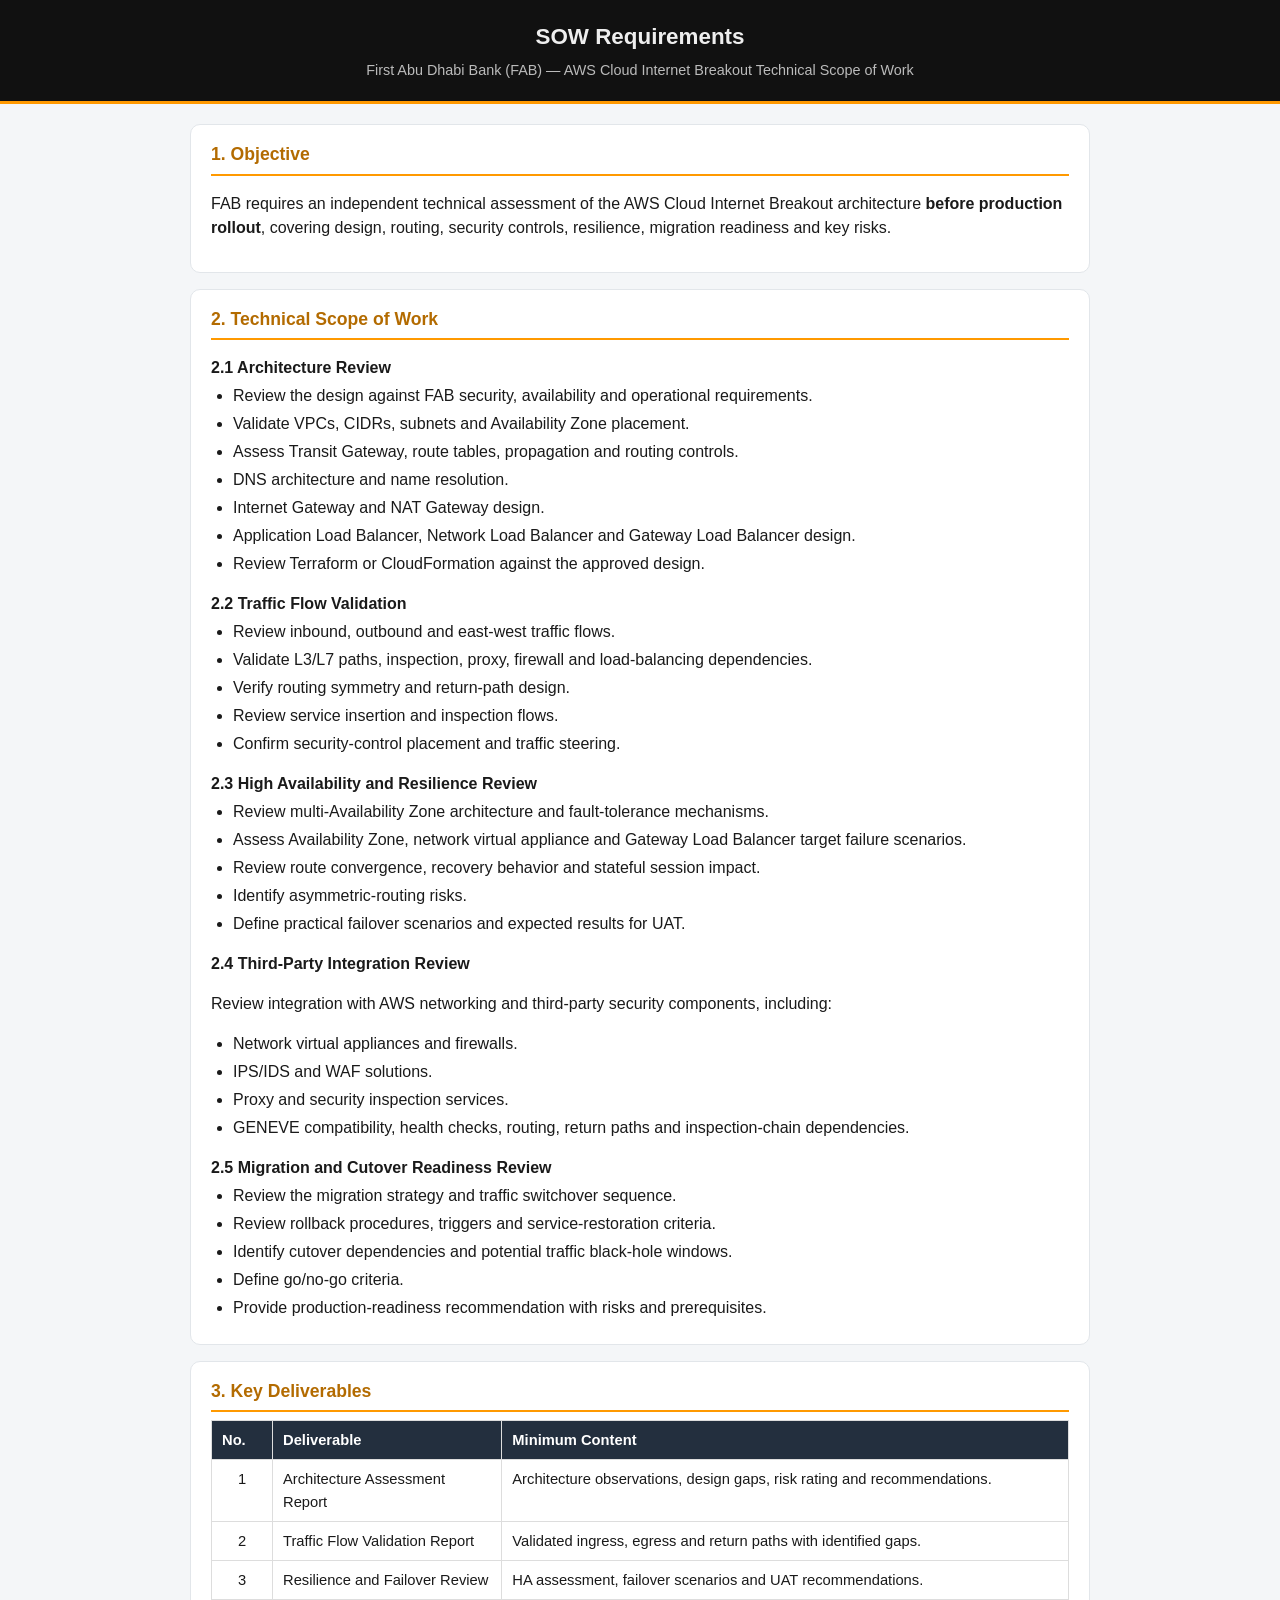
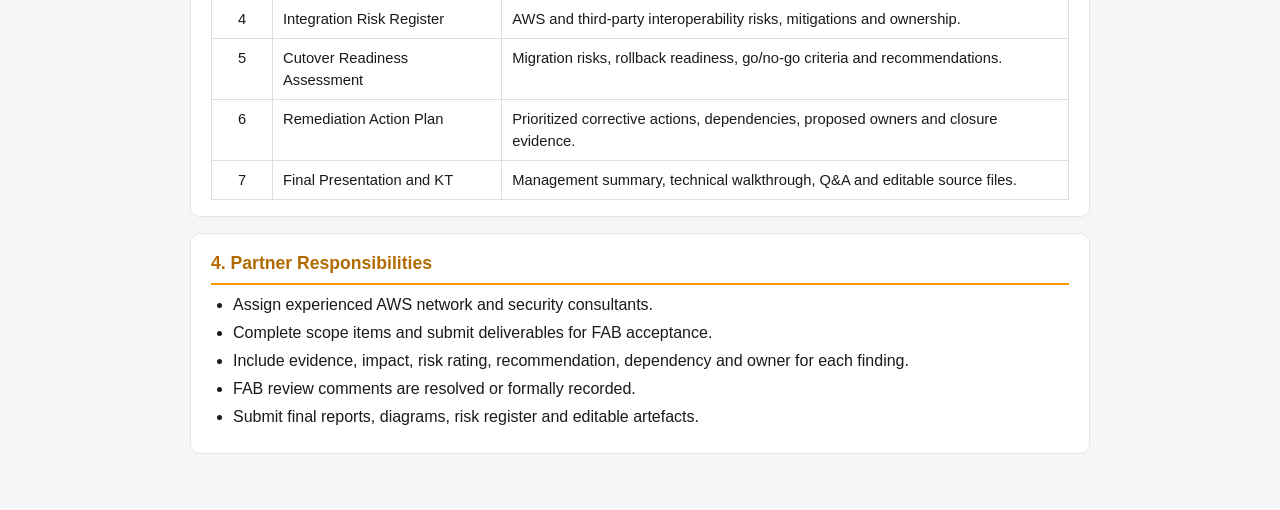
<file: sow-requirements.html>
<!DOCTYPE html>
<html lang="en">
<head>
<meta charset="UTF-8">
<meta name="viewport" content="width=device-width, initial-scale=1">
<title>SOW Requirements - FAB AWS Cloud Internet Breakout</title>
<style>
  body { font-family: -apple-system, "Segoe UI", Roboto, Arial, sans-serif; line-height: 1.5; margin: 0; background: #f4f6f8; color: #1a1a1a; }
  header { background: #111; color: #eee; padding: 20px 16px; text-align: center; border-bottom: 3px solid #FF9900; }
  header h1 { margin: 0; font-size: 1.4rem; }
  header p { margin: 6px 0 0; color: #bbb; font-size: 0.9rem; }
  main { max-width: 900px; margin: 0 auto; padding: 20px 16px 40px; }
  section { background: #fff; border: 1px solid #e2e6ea; border-radius: 10px; padding: 16px 20px; margin-bottom: 16px; }
  h2 { margin: 0 0 8px; font-size: 1.1rem; color: #b36b00; border-bottom: 2px solid #FF9900; padding-bottom: 6px; }
  h3 { margin: 16px 0 4px; font-size: 1rem; }
  ul { margin: 4px 0 8px; padding-left: 22px; }
  li { margin-bottom: 4px; }
  .table-scroll { overflow-x: auto; }
  table { border-collapse: collapse; width: 100%; min-width: 480px; font-size: 0.92rem; }
  th, td { border: 1px solid #ddd; padding: 8px 10px; text-align: left; vertical-align: top; }
  th { background: #232f3e; color: #fff; }
  td:first-child { width: 40px; text-align: center; }
  @media (prefers-color-scheme: dark) {
    body { background: #0f1216; color: #e8e8e8; }
    section { background: #1a1f27; border-color: #2a313c; }
    h2 { color: #FF9900; }
    th, td { border-color: #333; }
  }
</style>
</head>
<body>

<header>
  <h1>SOW Requirements</h1>
  <p>First Abu Dhabi Bank (FAB) &mdash; AWS Cloud Internet Breakout Technical Scope of Work</p>
</header>

<main>

  <section>
    <h2>1. Objective</h2>
    <p>FAB requires an independent technical assessment of the AWS Cloud Internet Breakout architecture <strong>before production rollout</strong>, covering design, routing, security controls, resilience, migration readiness and key risks.</p>
  </section>

  <section>
    <h2>2. Technical Scope of Work</h2>

    <h3>2.1 Architecture Review</h3>
    <ul>
      <li>Review the design against FAB security, availability and operational requirements.</li>
      <li>Validate VPCs, CIDRs, subnets and Availability Zone placement.</li>
      <li>Assess Transit Gateway, route tables, propagation and routing controls.</li>
      <li>DNS architecture and name resolution.</li>
      <li>Internet Gateway and NAT Gateway design.</li>
      <li>Application Load Balancer, Network Load Balancer and Gateway Load Balancer design.</li>
      <li>Review Terraform or CloudFormation against the approved design.</li>
    </ul>

    <h3>2.2 Traffic Flow Validation</h3>
    <ul>
      <li>Review inbound, outbound and east-west traffic flows.</li>
      <li>Validate L3/L7 paths, inspection, proxy, firewall and load-balancing dependencies.</li>
      <li>Verify routing symmetry and return-path design.</li>
      <li>Review service insertion and inspection flows.</li>
      <li>Confirm security-control placement and traffic steering.</li>
    </ul>

    <h3>2.3 High Availability and Resilience Review</h3>
    <ul>
      <li>Review multi-Availability Zone architecture and fault-tolerance mechanisms.</li>
      <li>Assess Availability Zone, network virtual appliance and Gateway Load Balancer target failure scenarios.</li>
      <li>Review route convergence, recovery behavior and stateful session impact.</li>
      <li>Identify asymmetric-routing risks.</li>
      <li>Define practical failover scenarios and expected results for UAT.</li>
    </ul>

    <h3>2.4 Third-Party Integration Review</h3>
    <p>Review integration with AWS networking and third-party security components, including:</p>
    <ul>
      <li>Network virtual appliances and firewalls.</li>
      <li>IPS/IDS and WAF solutions.</li>
      <li>Proxy and security inspection services.</li>
      <li>GENEVE compatibility, health checks, routing, return paths and inspection-chain dependencies.</li>
    </ul>

    <h3>2.5 Migration and Cutover Readiness Review</h3>
    <ul>
      <li>Review the migration strategy and traffic switchover sequence.</li>
      <li>Review rollback procedures, triggers and service-restoration criteria.</li>
      <li>Identify cutover dependencies and potential traffic black-hole windows.</li>
      <li>Define go/no-go criteria.</li>
      <li>Provide production-readiness recommendation with risks and prerequisites.</li>
    </ul>
  </section>

  <section>
    <h2>3. Key Deliverables</h2>
    <div class="table-scroll">
      <table>
        <thead><tr><th>No.</th><th>Deliverable</th><th>Minimum Content</th></tr></thead>
        <tbody>
          <tr><td>1</td><td>Architecture Assessment Report</td><td>Architecture observations, design gaps, risk rating and recommendations.</td></tr>
          <tr><td>2</td><td>Traffic Flow Validation Report</td><td>Validated ingress, egress and return paths with identified gaps.</td></tr>
          <tr><td>3</td><td>Resilience and Failover Review</td><td>HA assessment, failover scenarios and UAT recommendations.</td></tr>
          <tr><td>4</td><td>Integration Risk Register</td><td>AWS and third-party interoperability risks, mitigations and ownership.</td></tr>
          <tr><td>5</td><td>Cutover Readiness Assessment</td><td>Migration risks, rollback readiness, go/no-go criteria and recommendations.</td></tr>
          <tr><td>6</td><td>Remediation Action Plan</td><td>Prioritized corrective actions, dependencies, proposed owners and closure evidence.</td></tr>
          <tr><td>7</td><td>Final Presentation and KT</td><td>Management summary, technical walkthrough, Q&amp;A and editable source files.</td></tr>
        </tbody>
      </table>
    </div>
  </section>

  <section>
    <h2>4. Partner Responsibilities</h2>
    <ul>
      <li>Assign experienced AWS network and security consultants.</li>
      <li>Complete scope items and submit deliverables for FAB acceptance.</li>
      <li>Include evidence, impact, risk rating, recommendation, dependency and owner for each finding.</li>
      <li>FAB review comments are resolved or formally recorded.</li>
      <li>Submit final reports, diagrams, risk register and editable artefacts.</li>
    </ul>
  </section>

</main>
</body>
</html>
</file>
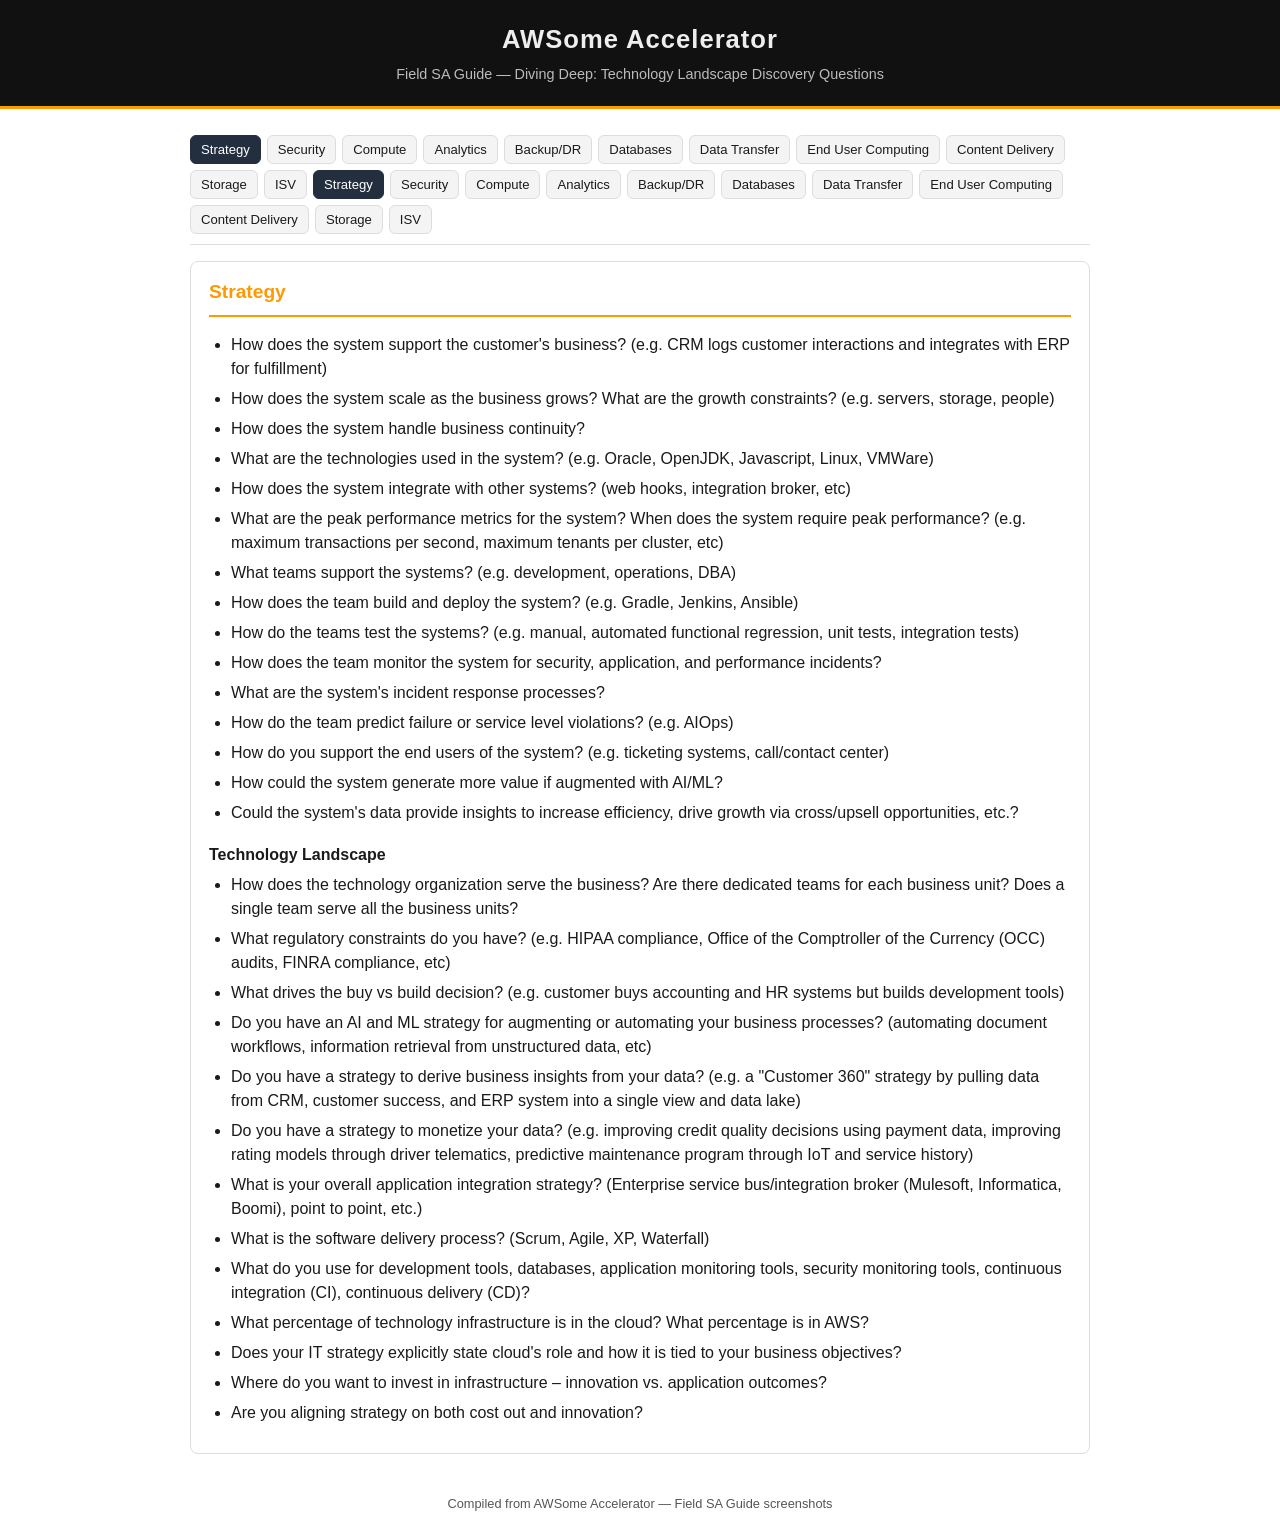
<file: content/aws-services.html>
<!DOCTYPE html>
<html lang="en">
<head>
<meta charset="UTF-8">
<meta name="viewport" content="width=device-width, initial-scale=1, viewport-fit=cover">
<title>AWSome Accelerator – Field SA Guide: Discovery Questions</title>
<style>
  :root {
    --bg: #ffffff;
    --fg: #1a1a1a;
    --muted: #555;
    --accent: #FF9900;
    --header-bg: #111;
    --header-fg: #eee;
    --tab-bg: #f4f4f4;
    --tab-active-bg: #232f3e;
    --tab-active-fg: #fff;
    --border: #ddd;
    --link: #0066cc;
    padding-top: env(safe-area-inset-top, 0px);
    padding-bottom: env(safe-area-inset-bottom, 0px);
    box-sizing: border-box;
  }
  @media (prefers-color-scheme: dark) {
    :root:not([data-theme="light"]) {
      --bg: #14181f;
      --fg: #e8e8e8;
      --muted: #a0a0a0;
      --tab-bg: #1f2530;
      --border: #333;
      --link: #6fb3ff;
    }
  }
  :root[data-theme="dark"] {
    --bg: #14181f;
    --fg: #e8e8e8;
    --muted: #a0a0a0;
    --tab-bg: #1f2530;
    --border: #333;
    --link: #6fb3ff;
  }
  html, body {
    height: 100%;
  }
  body {
    margin: 0;
    background: var(--bg);
    color: var(--fg);
    font-family: -apple-system, BlinkMacSystemFont, "Segoe UI", Roboto, Helvetica, Arial, sans-serif;
    line-height: 1.5;
  }
  header {
    background: var(--header-bg);
    color: var(--header-fg);
    padding: 20px 16px calc(20px + env(safe-area-inset-top, 0px));
    padding-top: calc(20px + env(safe-area-inset-top, 0px));
    text-align: center;
    border-bottom: 3px solid var(--accent);
  }
  header h1 {
    margin: 0;
    font-size: 1.6rem;
    letter-spacing: 1px;
  }
  header p {
    margin: 6px 0 0;
    color: #bbb;
    font-size: 0.9rem;
  }
  .container {
    max-width: 900px;
    margin: 0 auto;
    padding: 16px;
  }
  .tabs {
    display: flex;
    flex-wrap: wrap;
    gap: 6px;
    margin-bottom: 16px;
    position: sticky;
    top: env(safe-area-inset-top, 0px);
    background: var(--bg);
    padding: 10px 0;
    z-index: 10;
    border-bottom: 1px solid var(--border);
  }
  .tab-btn {
    background: var(--tab-bg);
    color: var(--fg);
    border: 1px solid var(--border);
    border-radius: 6px;
    padding: 6px 10px;
    font-size: 0.82rem;
    cursor: pointer;
  }
  .tab-btn.active {
    background: var(--tab-active-bg);
    color: var(--tab-active-fg);
    border-color: var(--tab-active-bg);
  }
  section.panel {
    display: none;
    border: 1px solid var(--border);
    border-radius: 8px;
    padding: 16px 18px;
  }
  section.panel.active {
    display: block;
  }
  h2.panel-title {
    margin-top: 0;
    color: var(--accent);
    border-bottom: 2px solid var(--accent);
    padding-bottom: 8px;
    font-size: 1.2rem;
  }
  h3 {
    font-size: 1rem;
    margin: 18px 0 6px;
  }
  ul {
    margin: 4px 0 12px;
    padding-left: 22px;
  }
  li {
    margin-bottom: 6px;
  }
  .muted {
    color: var(--muted);
    font-size: 0.85rem;
  }
  a {
    color: var(--link);
    word-break: break-word;
  }
  .related-services li {
    margin-bottom: 4px;
  }
  footer {
    text-align: center;
    color: var(--muted);
    font-size: 0.8rem;
    padding: 24px 16px calc(24px + env(safe-area-inset-bottom, 0px));
  }
  ::-webkit-scrollbar { height: 6px; }
</style>
</head>
<body>

<header>
  <h1>AWSome Accelerator</h1>
  <p>Field SA Guide — Diving Deep: Technology Landscape Discovery Questions</p>
</header>

<div class="container">
  <div class="tabs" id="tabs"><button class="tab-btn active" data-tab="strategy">Strategy</button><button class="tab-btn" data-tab="security">Security</button><button class="tab-btn" data-tab="compute">Compute</button><button class="tab-btn" data-tab="analytics">Analytics</button><button class="tab-btn" data-tab="backupdr">Backup/DR</button><button class="tab-btn" data-tab="databases">Databases</button><button class="tab-btn" data-tab="datatransfer">Data Transfer</button><button class="tab-btn" data-tab="euc">End User Computing</button><button class="tab-btn" data-tab="contentdelivery">Content Delivery</button><button class="tab-btn" data-tab="storage">Storage</button><button class="tab-btn" data-tab="isv">ISV</button></div>

  <!-- STRATEGY -->
  <section class="panel active" data-tab="strategy">
    <h2 class="panel-title">Strategy</h2>
    <ul>
      <li>How does the system support the customer's business? (e.g. CRM logs customer interactions and integrates with ERP for fulfillment)</li>
      <li>How does the system scale as the business grows? What are the growth constraints? (e.g. servers, storage, people)</li>
      <li>How does the system handle business continuity?</li>
      <li>What are the technologies used in the system? (e.g. Oracle, OpenJDK, Javascript, Linux, VMWare)</li>
      <li>How does the system integrate with other systems? (web hooks, integration broker, etc)</li>
      <li>What are the peak performance metrics for the system? When does the system require peak performance? (e.g. maximum transactions per second, maximum tenants per cluster, etc)</li>
      <li>What teams support the systems? (e.g. development, operations, DBA)</li>
      <li>How does the team build and deploy the system? (e.g. Gradle, Jenkins, Ansible)</li>
      <li>How do the teams test the systems? (e.g. manual, automated functional regression, unit tests, integration tests)</li>
      <li>How does the team monitor the system for security, application, and performance incidents?</li>
      <li>What are the system's incident response processes?</li>
      <li>How do the team predict failure or service level violations? (e.g. AIOps)</li>
      <li>How do you support the end users of the system? (e.g. ticketing systems, call/contact center)</li>
      <li>How could the system generate more value if augmented with AI/ML?</li>
      <li>Could the system's data provide insights to increase efficiency, drive growth via cross/upsell opportunities, etc.?</li>
    </ul>

    <h3>Technology Landscape</h3>
    <ul>
      <li>How does the technology organization serve the business? Are there dedicated teams for each business unit? Does a single team serve all the business units?</li>
      <li>What regulatory constraints do you have? (e.g. HIPAA compliance, Office of the Comptroller of the Currency (OCC) audits, FINRA compliance, etc)</li>
      <li>What drives the buy vs build decision? (e.g. customer buys accounting and HR systems but builds development tools)</li>
      <li>Do you have an AI and ML strategy for augmenting or automating your business processes? (automating document workflows, information retrieval from unstructured data, etc)</li>
      <li>Do you have a strategy to derive business insights from your data? (e.g. a "Customer 360" strategy by pulling data from CRM, customer success, and ERP system into a single view and data lake)</li>
      <li>Do you have a strategy to monetize your data? (e.g. improving credit quality decisions using payment data, improving rating models through driver telematics, predictive maintenance program through IoT and service history)</li>
      <li>What is your overall application integration strategy? (Enterprise service bus/integration broker (Mulesoft, Informatica, Boomi), point to point, etc.)</li>
      <li>What is the software delivery process? (Scrum, Agile, XP, Waterfall)</li>
      <li>What do you use for development tools, databases, application monitoring tools, security monitoring tools, continuous integration (CI), continuous delivery (CD)?</li>
      <li>What percentage of technology infrastructure is in the cloud? What percentage is in AWS?</li>
      <li>Does your IT strategy explicitly state cloud's role and how it is tied to your business objectives?</li>
      <li>Where do you want to invest in infrastructure – innovation vs. application outcomes?</li>
      <li>Are you aligning strategy on both cost out and innovation?</li>
    </ul>
  </section>

  <!-- SECURITY -->
  <section class="panel" data-tab="security">
    <h2 class="panel-title">Security</h2>
    <ul>
      <li>What are the security compliance requirements? (SOC2, ISO 27001, HIPAA, etc)</li>
      <li>Does your organization have a security and compliance program?</li>
      <li>What tools or services are being used for security control?</li>
      <li>What regulations does your organization need to comply with?</li>
      <li>How would you characterize your organization's approach to security and compliance? Do you find it effective and efficient at managing risk?</li>
      <li>To what extent are you incorporating data analytics into your operational risk management program?</li>
      <li>Are there risk and compliance management practices that you feel would benefit from a more data driven approach?</li>
      <li>What are the most resource intensive areas of your security and compliance program?</li>
      <li>What are the main cost drivers, and where do you see opportunities for increased automation of manual processes?</li>
      <li>At a high level, how would you characterize your organization's approach to security and compliance? How integrated and consistent would you say it is across lines of business?</li>
    </ul>

    <h3>Opportunity Information</h3>
    <ul>
      <li>Do you currently have central pane of glass view into your AWS security posture?</li>
      <li>Do you currently or plan on storing or processing protected data?</li>
      <li>What 3rd party products are you currently using on premise / on AWS?</li>
    </ul>

    <h3>Training Material</h3>
    <ul><li><a href="https://kiku.aws.training/LearningLibrary?filters=language%3A1&amp;filters=classification%3A27&amp;tab=view_all">Kiku Learning Library — Security</a></li></ul>

    <h3>Related Services</h3>
    <ul class="related-services">
      <li>Amazon Cognito: <a href="https://aws.amazon.com/cognito/">aws.amazon.com/cognito/</a></li>
      <li>Amazon Detective: <a href="https://aws.amazon.com/detective">aws.amazon.com/detective</a></li>
      <li>Amazon GuardDuty: <a href="https://aws.amazon.com/guardduty/">aws.amazon.com/guardduty/</a></li>
      <li>Amazon Inspector: <a href="https://aws.amazon.com/inspector/">aws.amazon.com/inspector/</a></li>
      <li>Amazon Macie: <a href="https://aws.amazon.com/macie/">aws.amazon.com/macie/</a></li>
      <li>AWS Artifact: <a href="https://aws.amazon.com/artifact/">aws.amazon.com/artifact/</a></li>
      <li>AWS Certificate Manager: <a href="https://aws.amazon.com/certificate-manager/">aws.amazon.com/certificate-manager/</a></li>
      <li>AWS CloudHSM: <a href="https://aws.amazon.com/cloudhsm/">aws.amazon.com/cloudhsm/</a></li>
      <li>AWS Directory Service: <a href="https://aws.amazon.com/directoryservice/">aws.amazon.com/directoryservice/</a></li>
      <li>AWS Firewall Manager: <a href="https://aws.amazon.com/firewall-manager/">aws.amazon.com/firewall-manager/</a></li>
      <li>AWS IAM: <a href="https://aws.amazon.com/iam/">aws.amazon.com/iam/</a></li>
      <li>AWS KMS: <a href="https://aws.amazon.com/kms/">aws.amazon.com/kms/</a></li>
    </ul>
  </section>

  <!-- COMPUTE -->
  <section class="panel" data-tab="compute">
    <h2 class="panel-title">Compute</h2>
    <ul>
      <li>What applications are running on top of your servers?</li>
      <li>How many corresponding design, development, test, QA, staging, pre-production, disaster recovery environments are you running?</li>
      <li>What are the operating systems for your server systems?</li>
      <li>Are you running into any performance issues or management overhead?</li>
      <li>How many servers do you manage today?</li>
      <li>How many IT admins are managing the servers? How are they keeping up with growing number of servers?</li>
      <li>What is the RTO and RPO for the server failures?</li>
    </ul>

    <h3>Opportunity Information</h3>
    <ul>
      <li>What are the top pain points of running your existing server environment?</li>
      <li>Do you have a robust disaster recovery plan for your critical servers?</li>
      <li>Have you considered using cloud for DR?</li>
      <li>Have you thought of migrating off Windows to Linux alternatives?</li>
      <li>Would you like to do a migration evaluation for your existing servers to AWS EC2 or serverless?</li>
    </ul>

    <h3>Training Material</h3>
    <ul><li><a href="https://kiku.aws.training/LearningLibrary?filters=language%3A1&amp;filters=classification%3A20&amp;tab=view_all">Kiku Learning Library — Compute</a></li></ul>

    <h3>Related Services</h3>
    <ul class="related-services">
      <li>Amazon EC2: <a href="https://aws.amazon.com/ec2/">aws.amazon.com/ec2/</a></li>
      <li>Amazon EC2 Auto Scaling: <a href="https://aws.amazon.com/ec2/autoscaling/">aws.amazon.com/ec2/autoscaling/</a></li>
      <li>Amazon Elastic Beanstalk: <a href="https://aws.amazon.com/elasticbeanstalk/">aws.amazon.com/elasticbeanstalk/</a></li>
      <li>Elastic Container Registry: <a href="https://aws.amazon.com/ecr/">aws.amazon.com/ecr/</a></li>
      <li>Elastic Container Service: <a href="https://aws.amazon.com/containers/services/">aws.amazon.com/containers/services/</a></li>
      <li>Elastic Kubernetes Service: <a href="https://aws.amazon.com/eks/">aws.amazon.com/eks/</a></li>
      <li>AWS Fargate: <a href="https://aws.amazon.com/fargate/">aws.amazon.com/fargate/</a></li>
      <li>AWS Lambda: <a href="https://aws.amazon.com/lambda/">aws.amazon.com/lambda/</a></li>
      <li>AWS Lightsail: <a href="https://aws.amazon.com/lightsail/">aws.amazon.com/lightsail/</a></li>
      <li>AWS Outposts: <a href="https://aws.amazon.com/outposts/">aws.amazon.com/outposts/</a></li>
      <li>AWS Serverless Application Repository: <a href="https://aws.amazon.com/serverless/serverlessrepo/">aws.amazon.com/serverless/serverlessrepo/</a></li>
      <li>VMware Cloud on AWS: <a href="https://cloud.vmware.com/vmc-aws">cloud.vmware.com/vmc-aws</a></li>
      <li>AWS Wavelength: <a href="https://aws.amazon.com/wavelength/">aws.amazon.com/wavelength/</a></li>
      <li>AWS Batch: <a href="https://aws.amazon.com/batch/">aws.amazon.com/batch/</a></li>
    </ul>
  </section>

  <!-- ANALYTICS -->
  <section class="panel" data-tab="analytics">
    <h2 class="panel-title">Analytics</h2>
    <ul>
      <li>What type of data are you working with and where does it come from?</li>
      <li>Are these data structured, unstructured, or semi-structured?</li>
      <li>What you will want to do with the data? E.g. store now analyze later, or operational reporting</li>
      <li>How are you currently capturing and storing your data? What tools and databases are in use?</li>
      <li>What is your strategy for data management and governance?</li>
      <li>How complex is your data acquisition process?</li>
      <li>What is your current ETL process?</li>
      <li>What type of skills exist in your organization? E.g. DBA, IT engineers, big data engineers</li>
      <li>How do you currently manage data?</li>
      <li>How does all this go with your organization's culture?</li>
      <li>What are your plans to address regulation?</li>
      <li>What are the top pain points of running your existing data analytics environment?</li>
      <li>Are there particular areas where you would like to apply analytics or AI/ML technologies (but haven't yet)?</li>
    </ul>

    <h3>Opportunity Information</h3>
    <ul>
      <li>Are you looking to migrate some or all of your data analytics workload to the cloud?
        <ul><li>If so, what are your specific requirements and timeline?</li></ul>
      </li>
      <li>Do you have partners to help you with the migration?</li>
      <li>Would you be interested in knowing AWS data lake and analytics offerings?</li>
      <li>Would you like to do a migration evaluation for your existing data analytics to AWS Redshift or data lake?</li>
    </ul>

    <h3>Training Material</h3>
    <ul>
      <li><a href="https://amazonwebservices.mindtickle.com/?_branch_match_id=735651251973410808#/courses/series/1284153514833126012?series=1284153514833126012">Mindtickle LevelUP! Analytics course</a></li>
      <li><a href="https://amazonwebservices.mindtickle.com/?_branch_match_id=735651251973410808#/courses/series/1239948442897393076?series=1239948442897393076">Mindtickle Analytics Sales Play course</a></li>
      <li><a href="https://kiku.aws.training/LearningLibrary?filters=language%3A1&amp;filters=classification%3A107&amp;tab=view_all">Kiku Analytics courses</a></li>
    </ul>

    <h3>Related Services</h3>
    <ul class="related-services">
      <li>Amazon Athena: <a href="https://aws.amazon.com/athena/">aws.amazon.com/athena/</a></li>
      <li>Amazon ElasticSearch: <a href="https://aws.amazon.com/elasticsearch-service/">aws.amazon.com/elasticsearch-service/</a></li>
      <li>Amazon EMR: <a href="https://aws.amazon.com/emr/">aws.amazon.com/emr/</a></li>
      <li>Amazon Kinesis: <a href="https://aws.amazon.com/kinesis/">aws.amazon.com/kinesis/</a></li>
      <li>Amazon MSK: <a href="https://aws.amazon.com/msk/">aws.amazon.com/msk/</a></li>
    </ul>
  </section>

  <!-- BACKUP/DR -->
  <section class="panel" data-tab="backupdr">
    <h2 class="panel-title">Backup/DR</h2>
    <ul>
      <li>Do you currently have a Disaster Recovery Plan (DRP)?</li>
      <li>What is the overall RTO and RPO defined?</li>
      <li>What tools and/or vendors are you using for DR?</li>
      <li>Can you describe your DR processes in general?</li>
      <li>How often do you conduct DR test or exercises?</li>
      <li>Can you tell me your most recent DR experience?
        <ul>
          <li>Areas of focus: Policies</li>
          <li>Procedures</li>
          <li>Organization</li>
          <li>RTOs and RPOs (business vs technical)</li>
          <li>Date of DRP last updated</li>
          <li>DR exercise frequency and last exercise date</li>
          <li>Are staff trained on DRP</li>
          <li>Does everyone understand their roles within the DRP</li>
          <li>Are there any SLA considerations, if so, what are they?</li>
          <li>Are there any security considerations, if so, what are they?</li>
        </ul>
      </li>
      <li>What is the backup solution being used in your environment?</li>
      <li>How much data are you protecting in your environment?</li>
      <li>Where are you storing the backup data today?</li>
      <li>Can you describe your backup processes in general?</li>
      <li>How often do you run backup jobs?</li>
      <li>What are the main applications and data type you are backing up?</li>
      <li>Are you sending your backup data offsite or to the cloud?</li>
      <li>Is your DR based on restoring from backup data?
        <ul>
          <li>Areas of focus: Backup architecture</li>
          <li>Backup policy (source data, frequency, retention etc.)</li>
          <li>Backup full capacity (breakdown by files, databases, applications, etc.)</li>
          <li>Backup medium: disk, tape, cloud, offsite?</li>
          <li>Backup window</li>
          <li>How often do you test recovery from backup?</li>
          <li>Are there procedures for recovery from backup?</li>
          <li>Organization structure</li>
          <li>Do you offer SLAs to business groups?</li>
        </ul>
      </li>
    </ul>

    <h3>Opportunity Information</h3>
    <ul>
      <li>Are you interested in discussing ways to modernize your backup process without changing your workflow using the AWS cloud?</li>
      <li>Are you using a backup vendor with a connector that allows backups to be written to S3?</li>
      <li>Would you be interested in knowing AWS backup and DR automation solutions?</li>
      <li>Would you like to do a POC using AWS backup and DR services?</li>
    </ul>

    <h3>Training Material</h3>
    <ul>
      <li><a href="https://kiku.aws.training/Details/eLearning?id=19597">Introduction to Backup and Restore with AWS</a></li>
      <li><a href="https://kiku.aws.training/Details/eLearning?id=50309">CloudEndure Disaster Recovery Technical Training</a></li>
    </ul>

    <h3>Related Services</h3>
    <ul class="related-services">
      <li>AWS Backup: <a href="https://aws.amazon.com/backup/">aws.amazon.com/backup/</a></li>
      <li>CloudEndure Disaster Recovery: <a href="https://aws.amazon.com/cloudendure-disaster-recovery/">aws.amazon.com/cloudendure-disaster-recovery/</a></li>
      <li>Amazon S3: <a href="https://aws.amazon.com/s3/">aws.amazon.com/s3/</a></li>
      <li>Amazon S3 Glacier: <a href="https://aws.amazon.com/glacier/">aws.amazon.com/glacier/</a></li>
    </ul>
  </section>

  <!-- DATABASES -->
  <section class="panel" data-tab="databases">
    <h2 class="panel-title">Databases</h2>
    <ul>
      <li>What database technology is currently supporting your applications?</li>
      <li>What applications are running on top of your databases? Please name them specifically.</li>
      <li>How large is this workload(s) in terms of infrastructure requirements? Servers, storage, networking, support staff, etc.</li>
      <li>How many corresponding design, development, test, QA, staging, pre-production, disaster recovery environments are you running?</li>
      <li>What middleware software are you running alongside the database systems? E.g. WebLogic, HTTP server or listener, identity management, etc.</li>
      <li>Are you running into any performance issues or management overhead?</li>
      <li>How many databases do you run today? Which databases are they and their versions?</li>
      <li>How many DBAs manage the databases? How are they keeping up with growing number of databases?</li>
      <li>What is the RTO and RPO for the databases?</li>
      <li>How long do the database data need to be queried?</li>
    </ul>

    <h3>Opportunity Information</h3>
    <ul>
      <li>What are the top pain points of running your existing database environment?</li>
      <li>Do you have a robust disaster recovery plan for your critical databases?</li>
      <li>Have you considered using cloud for DR?</li>
      <li>Have you thought of migrating off proprietary databases and option open source alternatives?</li>
      <li>Would you like to do a migration evaluation for your existing databases to AWS RDS?</li>
    </ul>

    <h3>Training Material</h3>
    <ul>
      <li><a href="https://amazonwebservices.mindtickle.com/?_branch_match_id=735651251973410808#/courses/series/1284152790641479288?series=1284152790641479288">Mindtickle Database course</a></li>
      <li><a href="https://kiku.aws.training/LearningLibrary?filters=language%3A1&amp;filters=classification%3A71&amp;tab=view_all">Kiku Databases courses</a></li>
    </ul>

    <h3>Related Services</h3>
    <ul class="related-services">
      <li>Amazon RDS: <a href="https://aws.amazon.com/rds/">aws.amazon.com/rds/</a></li>
      <li>Amazon Aurora: <a href="https://aws.amazon.com/rds/aurora/">aws.amazon.com/rds/aurora/</a></li>
      <li>Amazon DocumentDB: <a href="https://aws.amazon.com/documentdb/">aws.amazon.com/documentdb/</a></li>
      <li>Amazon DynamoDB: <a href="https://aws.amazon.com/dynamodb/">aws.amazon.com/dynamodb/</a></li>
      <li>Amazon ElastiCache: <a href="https://aws.amazon.com/elasticache/">aws.amazon.com/elasticache/</a></li>
      <li>Amazon Keyspaces: <a href="https://aws.amazon.com/keyspaces/">aws.amazon.com/keyspaces/</a></li>
      <li>Amazon Neptune: <a href="https://aws.amazon.com/neptune/">aws.amazon.com/neptune/</a></li>
      <li>Amazon Timestream: <a href="https://aws.amazon.com/timestream/">aws.amazon.com/timestream/</a></li>
      <li>AWS Database Migration Service: <a href="https://aws.amazon.com/dms/">aws.amazon.com/dms/</a></li>
      <li>AWS Database Migration Accelerator: <a href="https://aws.amazon.com/solutions/databasemigrations/database-migration-accelerator/">aws.amazon.com/solutions/databasemigrations/database-migration-accelerator/</a></li>
    </ul>
  </section>

  <!-- DATA TRANSFER -->
  <section class="panel" data-tab="datatransfer">
    <h2 class="panel-title">Data Transfer</h2>
    <ul>
      <li>How much data do you plan to transfer to AWS?</li>
      <li>What is your internet bandwidth?</li>
      <li>What is the ETA for the transfer?</li>
      <li>What are the sources of the data transfer?</li>
      <li>What are the targets of the data transfer? E.g. S3, EFS, FSx, EC2, RDS, etc.</li>
      <li>Any preference on data transfer protocols? E.g. FTP, SFTP, FTPS, etc.</li>
      <li>Can you provide a list of your existing file servers and NAS devices and their OS versions and models?</li>
      <li>Can you provide a list of your existing block storage devices and their models?</li>
      <li>Can you provide a list of your existing object storage devices and their models?</li>
      <li>What is your existing backup solution and backup storage in use? Is backup data deduped?</li>
    </ul>

    <h3>Opportunity Information</h3>
    <ul><li>Any requirement or preferred tools for the data transfer project?</li></ul>

    <h3>Training Material</h3>
    <ul><li><a href="https://kiku.aws.training/LearningLibrary?filters=language%3A1&amp;filters=classification%3A31&amp;tab=view_all">AWS Migration and Transfer courses on Kiku</a></li></ul>

    <h3>Related Services</h3>
    <ul class="related-services">
      <li>AWS DataSync: <a href="https://aws.amazon.com/datasync/">aws.amazon.com/datasync/</a></li>
      <li>AWS Transfer Family: <a href="https://aws.amazon.com/aws-transfer-family/">aws.amazon.com/aws-transfer-family/</a></li>
      <li>Amazon S3 Transfer Acceleration: <a href="https://docs.aws.amazon.com/AmazonS3/latest/dev/transfer-acceleration.html">docs.aws.amazon.com/AmazonS3/latest/dev/transfer-acceleration.html</a></li>
      <li>Amazon Snow Family: <a href="https://aws.amazon.com/snow/">aws.amazon.com/snow/</a></li>
      <li>Amazon Kinesis Data Firehose: <a href="https://aws.amazon.com/kinesis/data-firehose/">aws.amazon.com/kinesis/data-firehose/</a></li>
    </ul>
  </section>

  <!-- END USER COMPUTING -->
  <section class="panel" data-tab="euc">
    <h2 class="panel-title">End User Computing</h2>
    <ul>
      <li>Do you currently have a VDI solution on-prem? What is it?</li>
      <li>How are you enabling your employees to remotely access the applications they need?</li>
      <li>How do you plan to give remote workers secure access to your corporate network?</li>
      <li>What percent of your on-prem footprint is to run VDI solution?</li>
      <li>How are you supporting your employees to engage with each other using audio and video conferencing at scale?</li>
      <li>How are you keeping your contact center operational while your staff are all working from home?</li>
      <li>How long does it take to scale (or on-board) new users?</li>
      <li>How do you handle data security and user access for your contingent workforce?</li>
    </ul>

    <h3>Opportunity Information</h3>
    <ul>
      <li>Are you thinking of setting up cloud based virtual workstations for new employees or contractors?</li>
      <li>Are you thinking of migrating your on-prem VDI infrastructure to the cloud?</li>
    </ul>

    <h3>Training Material</h3>
    <ul><li><a href="https://kiku.aws.training/LearningLibrary?filters=language%3A1&amp;filters=classification%3A65&amp;tab=view_all">Kiku Desktop &amp; App Streaming courses</a></li></ul>

    <h3>Related Services</h3>
    <ul class="related-services">
      <li>Amazon Workspaces: <a href="https://aws.amazon.com/workspaces/">aws.amazon.com/workspaces/</a></li>
      <li>Amazon AppStream 2.0: <a href="https://aws.amazon.com/appstream2/">aws.amazon.com/appstream2/</a></li>
      <li>Amazon WorkLink: <a href="https://aws.amazon.com/worklink/">aws.amazon.com/worklink/</a></li>
      <li>Amazon WorkDocs: <a href="https://aws.amazon.com/workdocs/">aws.amazon.com/workdocs/</a></li>
    </ul>
  </section>

  <!-- CONTENT DELIVERY -->
  <section class="panel" data-tab="contentdelivery">
    <h2 class="panel-title">Content Delivery</h2>
    <ul>
      <li>What is your current network topology? Including LAN and WAN</li>
      <li>Do you have any workload running in the cloud?</li>
      <li>What is your network management system and tool?</li>
      <li>Can you share any network architecture diagram?</li>
      <li>How much bandwidth do you have for internet access?</li>
      <li>How do your branches and remote sites access internet?</li>
      <li>Do you use on-prem DNS servers or cloud based DNS?</li>
      <li>What is your RTO for network failure?</li>
      <li>What is your RTO for network infrastructure recovery in DR?</li>
      <li>Do you require Layer 2 extension to connect to the cloud platform?</li>
      <li>What are the top pain points with your existing network environment?</li>
    </ul>

    <h3>Opportunity Information</h3>
    <ul>
      <li>Are you interested in learning more about AWS networking?</li>
      <li>Are you interested in a deep dive/immersion day on network and content delivery infrastructure?</li>
    </ul>

    <h3>Training Material</h3>
    <p class="muted">TBD</p>

    <h3>Related Services</h3>
    <ul class="related-services">
      <li>Amazon VPC: <a href="https://aws.amazon.com/vpc/">aws.amazon.com/vpc/</a></li>
      <li>Amazon API Gateway: <a href="https://aws.amazon.com/api-gateway/">aws.amazon.com/api-gateway/</a></li>
      <li>Amazon CloudFront: <a href="https://aws.amazon.com/cloudfront/">aws.amazon.com/cloudfront/</a></li>
      <li>Amazon Route 53: <a href="https://aws.amazon.com/route53/">aws.amazon.com/route53/</a></li>
      <li>AWS App Mesh: <a href="https://aws.amazon.com/app-mesh/">aws.amazon.com/app-mesh/</a></li>
      <li>AWS Cloud Map: <a href="https://aws.amazon.com/cloud-map/">aws.amazon.com/cloud-map/</a></li>
      <li>AWS Direct Connect: <a href="https://aws.amazon.com/directconnect/">aws.amazon.com/directconnect/</a></li>
      <li>AWS Global Accelerator: <a href="https://aws.amazon.com/global-accelerator/">aws.amazon.com/global-accelerator/</a></li>
      <li>AWS PrivateLink: <a href="https://aws.amazon.com/privatelink/">aws.amazon.com/privatelink/</a></li>
      <li>AWS Transit Gateway: <a href="https://aws.amazon.com/transit-gateway/">aws.amazon.com/transit-gateway/</a></li>
    </ul>
  </section>

  <!-- STORAGE -->
  <section class="panel" data-tab="storage">
    <h2 class="panel-title">Storage</h2>
    <ul>
      <li>What type of storage devices (SAN, NAS, Tape) are deployed?</li>
      <li>What is the total storage capacity in your existing environment?</li>
      <li>Do you have object storage device in your environment?</li>
      <li>Do you have tape storage device in your environment?</li>
      <li>What types of file sharing protocols are in use? CIFS, NFS, or others</li>
      <li>Do storage devices have performance bottlenecks?</li>
      <li>What is the ratio between unstructured and structured data?</li>
      <li>What is the yearly storage capacity increase rate in the past three years?</li>
      <li>Is storage space generally sufficient? What is the average space usage?</li>
      <li>Do you utilize HA or clustering technologies for storage devices?</li>
      <li>Do you replicate storage data offsite for DR purpose?</li>
      <li>What are the top pain points with your existing storage environment?</li>
    </ul>

    <h3>Opportunity Information</h3>
    <ul>
      <li>Are you looking to migrate some or all of your storage to the cloud?</li>
      <li>Do you have partners to help you with the migration?</li>
      <li>Would you be interested in knowing AWS storage offerings?</li>
      <li>Would you like to do a POC using AWS storage offerings?</li>
    </ul>

    <h3>Training Material</h3>
    <ul><li><a href="https://kiku.aws.training/LearningLibrary?filters=language%3A1&amp;filters=classification%3A29&amp;tab=view_all">Kiku Storage courses</a></li></ul>

    <h3>Related Services</h3>
    <ul class="related-services">
      <li>AWS Backup: <a href="https://aws.amazon.com/backup/">aws.amazon.com/backup/</a></li>
      <li>Amazon S3: <a href="https://aws.amazon.com/s3/">aws.amazon.com/s3/</a></li>
      <li>Amazon S3 Glacier: <a href="https://aws.amazon.com/glacier/">aws.amazon.com/glacier/</a></li>
      <li>AWS Storage Gateway: <a href="https://aws.amazon.com/storagegateway/">aws.amazon.com/storagegateway/</a></li>
      <li>Amazon EBS: <a href="https://aws.amazon.com/ebs/">aws.amazon.com/ebs/</a></li>
      <li>Amazon EFS: <a href="https://aws.amazon.com/efs/">aws.amazon.com/efs/</a></li>
      <li>Amazon FSx: <a href="https://aws.amazon.com/fsx/">aws.amazon.com/fsx/</a></li>
      <li>AWS Transfer Family: <a href="https://aws.amazon.com/aws-transfer-family/">aws.amazon.com/aws-transfer-family/</a></li>
      <li>AWS Snow Family: <a href="https://aws.amazon.com/snow/">aws.amazon.com/snow/</a></li>
    </ul>
  </section>

  <!-- ISV -->
  <section class="panel" data-tab="isv">
    <h2 class="panel-title">ISV</h2>

    <h3>General</h3>
    <ul><li>Which of your current software applications are most critical to your operations?</li></ul>

    <h3>Security</h3>
    <ul><li>What security tools do you currently use to protect your business?</li></ul>

    <h3>Backup/Storage</h3>
    <ul><li>Do you have a backup/DR plan in place? Which tools do you use?</li></ul>

    <h3>Networking</h3>
    <ul><li>What services/tools do you currently use for networking?</li></ul>

    <h3>Data and Analytics</h3>
    <ul><li>What tools do you use today to manage and action your data?</li></ul>

    <h3>Observability</h3>
    <ul><li>What tools do you currently use for capturing, storing and processing logs, metrics &amp; traces?</li></ul>

    <h3>Business Apps</h3>
    <ul><li>What other applications are critical for other parts of your organization such as sales, marketing, HR, etc.?</li></ul>
  </section>

</div>

<footer>Compiled from AWSome Accelerator — Field SA Guide screenshots</footer>

<script>
  const tabs = [
    ["strategy", "Strategy"],
    ["security", "Security"],
    ["compute", "Compute"],
    ["analytics", "Analytics"],
    ["backupdr", "Backup/DR"],
    ["databases", "Databases"],
    ["datatransfer", "Data Transfer"],
    ["euc", "End User Computing"],
    ["contentdelivery", "Content Delivery"],
    ["storage", "Storage"],
    ["isv", "ISV"]
  ];
  const tabBar = document.getElementById("tabs");
  tabs.forEach(([id, label], i) => {
    const btn = document.createElement("button");
    btn.className = "tab-btn" + (i === 0 ? " active" : "");
    btn.textContent = label;
    btn.onclick = () => selectTab(id);
    btn.dataset.tab = id;
    tabBar.appendChild(btn);
  });
  function selectTab(id) {
    document.querySelectorAll(".tab-btn").forEach(b => b.classList.toggle("active", b.dataset.tab === id));
    document.querySelectorAll(".panel").forEach(p => p.classList.toggle("active", p.dataset.tab === id));
  }
  selectTab("strategy");
</script>



</body></html>
</file>
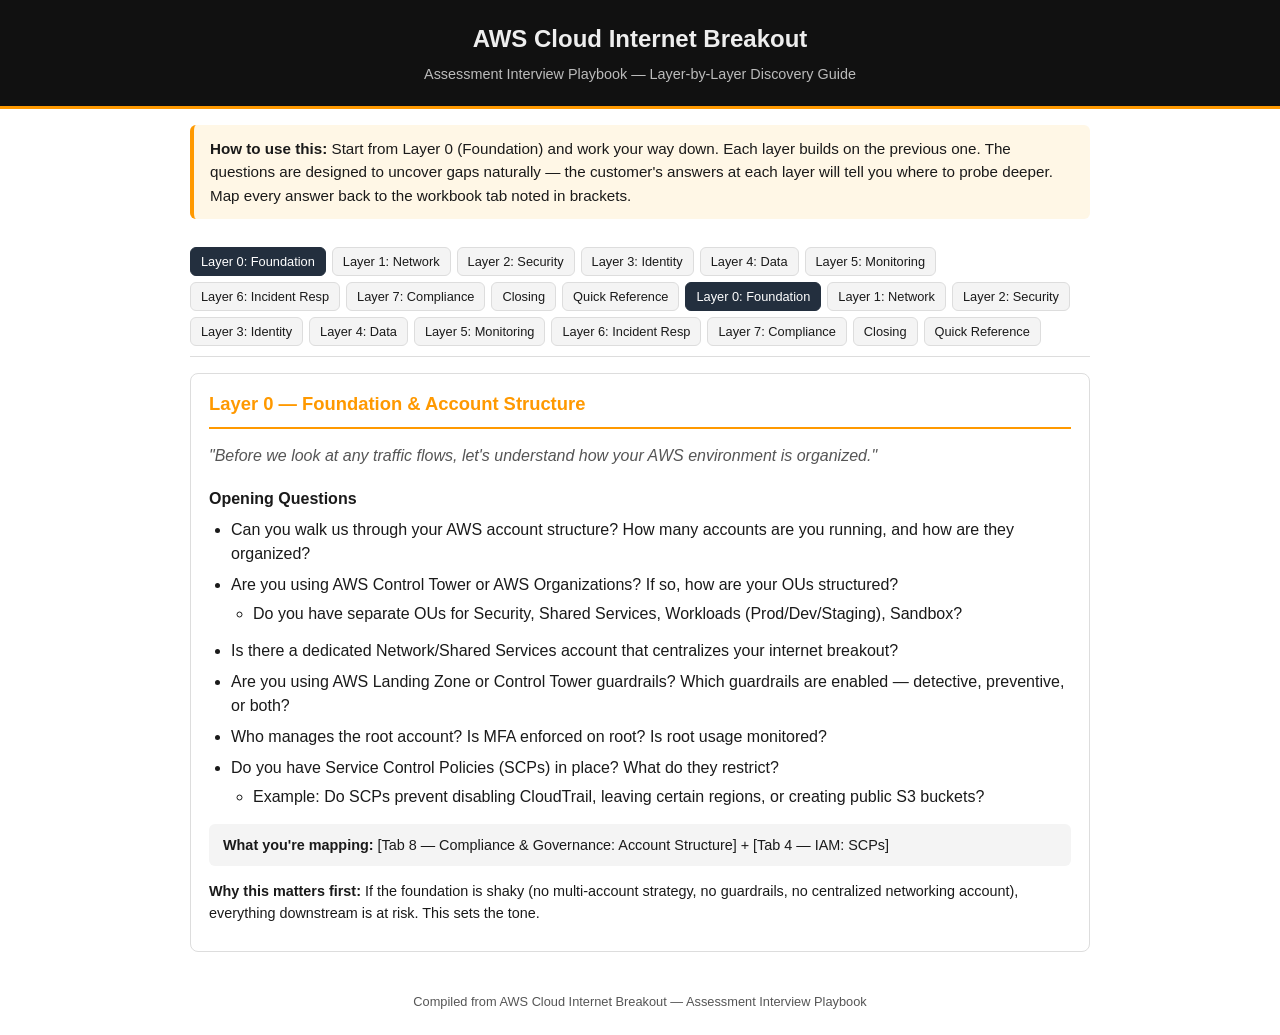
<file: content/breakout.html>
<!DOCTYPE html>
<html lang="en">
<head>
<meta charset="UTF-8">
<meta name="viewport" content="width=device-width, initial-scale=1, viewport-fit=cover">
<title>AWS Cloud Internet Breakout — Assessment Interview Playbook</title>
<style>
  :root {
    --bg: #ffffff;
    --fg: #1a1a1a;
    --muted: #555;
    --accent: #FF9900;
    --header-bg: #111;
    --header-fg: #eee;
    --tab-bg: #f4f4f4;
    --tab-active-bg: #232f3e;
    --tab-active-fg: #fff;
    --border: #ddd;
    --link: #0066cc;
    --callout-bg: #fff7e6;
    --redflag-bg: #fdecec;
    --redflag-border: #d9534f;
    padding-top: env(safe-area-inset-top, 0px);
    padding-bottom: env(safe-area-inset-bottom, 0px);
    box-sizing: border-box;
  }
  @media (prefers-color-scheme: dark) {
    :root:not([data-theme="light"]) {
      --bg: #14181f;
      --fg: #e8e8e8;
      --muted: #a0a0a0;
      --tab-bg: #1f2530;
      --border: #333;
      --link: #6fb3ff;
      --callout-bg: #2a2410;
      --redflag-bg: #2a1616;
      --redflag-border: #d9534f;
    }
  }
  :root[data-theme="dark"] {
    --bg: #14181f;
    --fg: #e8e8e8;
    --muted: #a0a0a0;
    --tab-bg: #1f2530;
    --border: #333;
    --link: #6fb3ff;
    --callout-bg: #2a2410;
    --redflag-bg: #2a1616;
    --redflag-border: #d9534f;
  }
  html, body { height: 100%; }
  body {
    margin: 0;
    background: var(--bg);
    color: var(--fg);
    font-family: -apple-system, BlinkMacSystemFont, "Segoe UI", Roboto, Helvetica, Arial, sans-serif;
    line-height: 1.55;
  }
  header {
    background: var(--header-bg);
    color: var(--header-fg);
    padding: 20px 16px calc(20px + env(safe-area-inset-top, 0px));
    padding-top: calc(20px + env(safe-area-inset-top, 0px));
    text-align: center;
    border-bottom: 3px solid var(--accent);
  }
  header h1 { margin: 0; font-size: 1.5rem; }
  header p { margin: 6px 0 0; color: #bbb; font-size: 0.9rem; }
  .container { max-width: 900px; margin: 0 auto; padding: 16px; }
  .howto {
    background: var(--callout-bg);
    border-left: 4px solid var(--accent);
    padding: 12px 16px;
    border-radius: 6px;
    margin-bottom: 18px;
    font-size: 0.95rem;
  }
  .tabs {
    display: flex;
    flex-wrap: wrap;
    gap: 6px;
    margin-bottom: 16px;
    position: sticky;
    top: env(safe-area-inset-top, 0px);
    background: var(--bg);
    padding: 10px 0;
    z-index: 10;
    border-bottom: 1px solid var(--border);
  }
  .tab-btn {
    background: var(--tab-bg);
    color: var(--fg);
    border: 1px solid var(--border);
    border-radius: 6px;
    padding: 6px 10px;
    font-size: 0.8rem;
    cursor: pointer;
  }
  .tab-btn.active {
    background: var(--tab-active-bg);
    color: var(--tab-active-fg);
    border-color: var(--tab-active-bg);
  }
  section.panel {
    display: none;
    border: 1px solid var(--border);
    border-radius: 8px;
    padding: 16px 18px;
  }
  section.panel.active { display: block; }
  h2.panel-title {
    margin-top: 0;
    color: var(--accent);
    border-bottom: 2px solid var(--accent);
    padding-bottom: 8px;
    font-size: 1.15rem;
  }
  .prompt {
    font-style: italic;
    color: var(--muted);
    margin: 4px 0 14px;
  }
  h3 { font-size: 1rem; margin: 18px 0 6px; }
  ul { margin: 4px 0 12px; padding-left: 22px; }
  ul ul { margin-top: 4px; }
  li { margin-bottom: 6px; }
  .mapping {
    background: var(--tab-bg);
    border-radius: 6px;
    padding: 10px 14px;
    margin: 14px 0;
    font-size: 0.9rem;
  }
  .why {
    font-size: 0.9rem;
    margin: 10px 0;
  }
  .redflag {
    background: var(--redflag-bg);
    border-left: 4px solid var(--redflag-border);
    padding: 10px 14px;
    border-radius: 6px;
    margin: 14px 0;
    font-size: 0.9rem;
  }
  .flow-table {
    width: 100%;
    border-collapse: collapse;
    font-size: 0.88rem;
    margin-top: 10px;
  }
  .flow-table td {
    border: 1px solid var(--border);
    padding: 6px 10px;
    vertical-align: top;
  }
  .flow-table td:first-child {
    font-weight: bold;
    white-space: nowrap;
    width: 160px;
  }
  footer {
    text-align: center;
    color: var(--muted);
    font-size: 0.8rem;
    padding: 24px 16px calc(24px + env(safe-area-inset-bottom, 0px));
  }
</style>
</head>
<body>

<header>
  <h1>AWS Cloud Internet Breakout</h1>
  <p>Assessment Interview Playbook — Layer-by-Layer Discovery Guide</p>
</header>

<div class="container">
  <div class="howto">
    <strong>How to use this:</strong> Start from Layer 0 (Foundation) and work your way down. Each layer builds on the previous one. The questions are designed to uncover gaps naturally — the customer's answers at each layer will tell you where to probe deeper. Map every answer back to the workbook tab noted in brackets.
  </div>

  <div class="tabs" id="tabs"><button class="tab-btn active" data-tab="layer0">Layer 0: Foundation</button><button class="tab-btn" data-tab="layer1">Layer 1: Network</button><button class="tab-btn" data-tab="layer2">Layer 2: Security</button><button class="tab-btn" data-tab="layer3">Layer 3: Identity</button><button class="tab-btn" data-tab="layer4">Layer 4: Data</button><button class="tab-btn" data-tab="layer5">Layer 5: Monitoring</button><button class="tab-btn" data-tab="layer6">Layer 6: Incident Resp</button><button class="tab-btn" data-tab="layer7">Layer 7: Compliance</button><button class="tab-btn" data-tab="closing">Closing</button><button class="tab-btn" data-tab="quickref">Quick Reference</button></div>

  <!-- LAYER 0 -->
  <section class="panel active" data-tab="layer0">
    <h2 class="panel-title">Layer 0 — Foundation &amp; Account Structure</h2>
    <p class="prompt">"Before we look at any traffic flows, let's understand how your AWS environment is organized."</p>
    <h3>Opening Questions</h3>
    <ul>
      <li>Can you walk us through your AWS account structure? How many accounts are you running, and how are they organized?</li>
      <li>Are you using AWS Control Tower or AWS Organizations? If so, how are your OUs structured?
        <ul><li>Do you have separate OUs for Security, Shared Services, Workloads (Prod/Dev/Staging), Sandbox?</li></ul>
      </li>
      <li>Is there a dedicated Network/Shared Services account that centralizes your internet breakout?</li>
      <li>Are you using AWS Landing Zone or Control Tower guardrails? Which guardrails are enabled — detective, preventive, or both?</li>
      <li>Who manages the root account? Is MFA enforced on root? Is root usage monitored?</li>
      <li>Do you have Service Control Policies (SCPs) in place? What do they restrict?
        <ul><li>Example: Do SCPs prevent disabling CloudTrail, leaving certain regions, or creating public S3 buckets?</li></ul>
      </li>
    </ul>
    <div class="mapping"><strong>What you're mapping:</strong> [Tab 8 — Compliance &amp; Governance: Account Structure] + [Tab 4 — IAM: SCPs]</div>
    <div class="why"><strong>Why this matters first:</strong> If the foundation is shaky (no multi-account strategy, no guardrails, no centralized networking account), everything downstream is at risk. This sets the tone.</div>
  </section>

  <!-- LAYER 1 -->
  <section class="panel" data-tab="layer1">
    <h2 class="panel-title">Layer 1 — Network Architecture &amp; Topology</h2>
    <p class="prompt">"Now let's understand how your network is designed and how traffic flows."</p>

    <h3>VPC Design</h3>
    <ul>
      <li>How many VPCs do you have, and what's the segmentation strategy? (by workload, environment, business unit?)</li>
      <li>What's your CIDR planning approach? Any overlapping ranges? How much room for growth?</li>
      <li>Are workloads deployed across multiple Availability Zones?</li>
      <li>Do you have a dedicated Inspection VPC or Egress VPC for centralized internet breakout?</li>
    </ul>

    <h3>Internet Breakout Path (THE CORE)</h3>
    <p>Walk me through the exact traffic flow for a workload that needs to reach the internet:</p>
    <ul>
      <li>Workload → ? → ? → ? → Internet</li>
      <li>Is it: Workload → NAT Gateway → AWS Network Firewall → Internet Gateway → Internet?</li>
      <li>Or is each VPC breaking out independently?</li>
      <li>Is your breakout model centralized (via Transit Gateway + shared egress VPC) or distributed (per-VPC NAT/IGW)?</li>
      <li>For inbound traffic: Internet → ? → ? → Workload — what does that path look like?</li>
    </ul>

    <h3>Transit &amp; Routing</h3>
    <ul>
      <li>Are you using AWS Transit Gateway? How are route tables configured?</li>
      <li>Are there any blackhole routes for security isolation?</li>
      <li>Is route propagation enabled, or are routes managed statically?</li>
    </ul>

    <h3>DNS</h3>
    <ul>
      <li>Are you using Route 53 for DNS? Private hosted zones?</li>
      <li>Is Route 53 DNS Firewall enabled to block DNS exfiltration or malicious domains?</li>
    </ul>

    <h3>Hybrid Connectivity</h3>
    <ul>
      <li>Do you have Direct Connect or Site-to-Site VPN back to on-premises?</li>
      <li>How does on-prem traffic reach the internet — through AWS or through their own breakout?</li>
    </ul>

    <div class="mapping"><strong>What you're mapping:</strong> [Tab 2 — Network Architecture: ALL categories]</div>
    <div class="why"><strong>Pro tip:</strong> Ask them to share or screen-share their architecture diagram. If they don't have one, that's already a finding.</div>
  </section>

  <!-- LAYER 2 -->
  <section class="panel" data-tab="layer2">
    <h2 class="panel-title">Layer 2 — Security Controls on the Breakout Path</h2>
    <p class="prompt">"Now that we understand the traffic flow, let's look at what's inspecting and protecting that traffic."</p>

    <h3>Network Firewall</h3>
    <ul>
      <li>Are you using AWS Network Firewall? Where is it deployed in the traffic path?</li>
      <li>Are you using stateful rules, stateless rules, or both? What's the rule order (strict or default)?</li>
      <li>Is Network Firewall logging enabled? Where do logs go — S3, CloudWatch, or both?</li>
      <li>Are you inspecting BOTH egress AND ingress traffic through the firewall?</li>
    </ul>

    <h3>Security Groups &amp; NACLs</h3>
    <ul>
      <li>How are Security Groups managed? Is there a standard baseline?</li>
      <li>Are there any rules allowing 0.0.0.0/0 inbound on SSH (22) or RDP (3389)?</li>
      <li>Are NACLs used as an additional layer, or just left at default allow-all?</li>
    </ul>

    <h3>Egress Filtering (Critical for Internet Breakout)</h3>
    <ul>
      <li>Is outbound traffic restricted to known-good destinations, or is it open?</li>
      <li>Do you have domain-based allowlisting for egress? (e.g., only allow *.amazonaws.com, specific SaaS endpoints)</li>
      <li>How do you prevent data exfiltration via DNS tunneling or HTTPS to unauthorized endpoints?</li>
    </ul>

    <h3>WAF &amp; DDoS</h3>
    <ul>
      <li>Is AWS WAF deployed in front of any public-facing endpoints? Which managed rule groups?</li>
      <li>Are you on AWS Shield Standard or Advanced?</li>
    </ul>

    <h3>Encryption in Transit</h3>
    <ul>
      <li>Is TLS 1.2+ enforced on all endpoints? How are certificates managed — ACM?</li>
      <li>Is there end-to-end encryption, or does TLS terminate at the load balancer?</li>
    </ul>

    <div class="mapping"><strong>What you're mapping:</strong> [Tab 3 — Security Controls: ALL categories]</div>
    <div class="redflag"><strong>Key red flags to listen for:</strong> "We haven't restricted egress yet" / "Security groups are managed per team" / "We don't inspect outbound traffic"</div>
  </section>

  <!-- LAYER 3 -->
  <section class="panel" data-tab="layer3">
    <h2 class="panel-title">Layer 3 — Identity &amp; Access Management</h2>
    <p class="prompt">"Who has access to modify this network and security infrastructure?"</p>
    <ul>
      <li>How do engineers authenticate to AWS? IAM users, IAM Identity Center (SSO), or federated via an IdP?</li>
      <li>Is MFA enforced for all human access? What type — hardware tokens or virtual?</li>
      <li>How are IAM policies structured? Do you follow least-privilege? Any policies with *:*?</li>
      <li>Are there permission boundaries in place for delegated admin roles?</li>
      <li>How are secrets managed — Secrets Manager, Parameter Store, or (red flag) hardcoded/environment variables?</li>
      <li>How often are access keys rotated? Are there any long-lived access keys?</li>
      <li>Who has permission to modify Security Groups, NACLs, route tables, and Network Firewall rules?</li>
    </ul>
    <div class="mapping"><strong>What you're mapping:</strong> [Tab 4 — Identity &amp; Access Management]</div>
  </section>

  <!-- LAYER 4 -->
  <section class="panel" data-tab="layer4">
    <h2 class="panel-title">Layer 4 — Data Protection</h2>
    <p class="prompt">"Let's talk about how data is protected at rest and in transit across this environment."</p>
    <ul>
      <li>Is encryption at rest enabled for all storage — EBS, S3, RDS, DynamoDB?</li>
      <li>Are you using AWS-managed keys or Customer Managed Keys (CMKs) in KMS?</li>
      <li>Is KMS key rotation enabled? What's the rotation policy?</li>
      <li>For S3 specifically:
        <ul>
          <li>Is S3 Block Public Access enabled at the account level?</li>
          <li>Is versioning and MFA Delete enabled on critical buckets?</li>
          <li>Are S3 access logs enabled?</li>
        </ul>
      </li>
      <li>Do you have a data classification strategy? Are you using Amazon Macie?</li>
      <li>What's your backup strategy? AWS Backup? Cross-region replication? Have you tested recovery?</li>
    </ul>
    <div class="mapping"><strong>What you're mapping:</strong> [Tab 5 — Data Protection]</div>
  </section>

  <!-- LAYER 5 -->
  <section class="panel" data-tab="layer5">
    <h2 class="panel-title">Layer 5 — Monitoring, Detection &amp; Visibility</h2>
    <p class="prompt">"Can you see what's happening in your environment right now?"</p>
    <ul>
      <li>Is CloudTrail enabled in ALL regions, including regions you don't use?</li>
      <li>Is CloudTrail a multi-account, organization-level trail?</li>
      <li>Is Amazon GuardDuty enabled across all accounts and regions? Who reviews the findings?</li>
      <li>Is AWS Security Hub enabled? Which standards are turned on — CIS, AWS Foundational, PCI DSS?</li>
      <li>Are VPC Flow Logs enabled on all VPCs, subnets, and key ENIs?
        <ul><li>Where do they go? Are you analyzing them (Athena, SIEM)?</li></ul>
      </li>
      <li>Is Amazon Inspector running for network reachability and vulnerability assessments?</li>
      <li>Do you have CloudWatch alarms for security-critical events?
        <ul><li>Root login, unauthorized API calls, Security Group changes, route table modifications?</li></ul>
      </li>
      <li>Are AWS Config rules enabled? Any conformance packs deployed?</li>
    </ul>
    <div class="mapping"><strong>What you're mapping:</strong> [Tab 6 — Monitoring &amp; Detection]</div>
    <div class="redflag"><strong>This layer is where most customers have the biggest gaps</strong> — they have the services but aren't actively reviewing findings.</div>
  </section>

  <!-- LAYER 6 -->
  <section class="panel" data-tab="layer6">
    <h2 class="panel-title">Layer 6 — Incident Response Readiness</h2>
    <p class="prompt">"If something goes wrong right now — a breach, a misconfiguration, an exfiltration attempt — what happens?"</p>
    <ul>
      <li>Do you have a documented incident response plan specific to AWS?</li>
      <li>Are there runbooks or playbooks for common scenarios?
        <ul><li>Compromised EC2 instance, leaked credentials, unauthorized S3 access, DDoS attack?</li></ul>
      </li>
      <li>Can you isolate a compromised resource quickly? (Security Group isolation, NACL deny, credential revocation)</li>
      <li>Do you have a forensics capability — isolated VPC, snapshot procedures, evidence chain of custody?</li>
      <li>What are your RTO/RPO targets? Have you tested disaster recovery?</li>
      <li>After an incident, is there a lessons-learned / COE process?</li>
    </ul>
    <div class="mapping"><strong>What you're mapping:</strong> [Tab 7 — Incident Response]</div>
  </section>

  <!-- LAYER 7 -->
  <section class="panel" data-tab="layer7">
    <h2 class="panel-title">Layer 7 — Compliance &amp; Governance</h2>
    <p class="prompt">"Finally, let's look at the governance framework around all of this."</p>
    <ul>
      <li>Have you run the CIS AWS Foundations Benchmark against your environment? What's the compliance percentage?</li>
      <li>Have you done an AWS Well-Architected Security Pillar review?</li>
      <li>Is there a tagging strategy enforced via tag policies? What are the mandatory tags?</li>
      <li>How do you handle audit and evidence collection — AWS Audit Manager?</li>
      <li>Are there regular security reviews or assessments scheduled?</li>
      <li>How do you track remediation of findings — is there a process, or is it ad hoc?</li>
    </ul>
    <div class="mapping"><strong>What you're mapping:</strong> [Tab 8 — Compliance &amp; Governance]</div>
  </section>

  <!-- CLOSING -->
  <section class="panel" data-tab="closing">
    <h2 class="panel-title">Closing the Conversation</h2>
    <p>After going through all layers, wrap up with:</p>
    <ul>
      <li>"Based on what we've discussed, I'll document our findings in the assessment workbook and score each area."</li>
      <li>"We'll provide you with a RAG-rated view — Red for critical gaps, Amber for partial implementation, Green for areas that meet best practices."</li>
      <li>"The deliverable will include specific remediation recommendations with owners and target dates."</li>
      <li>"Are there any areas we didn't cover that you'd like us to assess?"</li>
    </ul>
  </section>

  <!-- QUICK REFERENCE -->
  <section class="panel" data-tab="quickref">
    <h2 class="panel-title">Quick Reference — Assessment Flow</h2>
    <table class="flow-table">
      <tbody><tr><td>Layer 0: Foundation</td><td>Account Structure, Control Tower, SCPs, Guardrails</td></tr>
      <tr><td>Layer 1: Network</td><td>VPC Design, Internet Breakout Path, Transit Gateway, DNS</td></tr>
      <tr><td>Layer 2: Security</td><td>Network Firewall, SGs, NACLs, WAF, Egress Filtering</td></tr>
      <tr><td>Layer 3: Identity</td><td>IAM, MFA, SSO, Secrets, Least Privilege</td></tr>
      <tr><td>Layer 4: Data</td><td>Encryption, KMS, S3 Security, Backup</td></tr>
      <tr><td>Layer 5: Monitoring</td><td>CloudTrail, GuardDuty, Security Hub, Flow Logs, Config</td></tr>
      <tr><td>Layer 6: Incident Resp</td><td>IR Plan, Runbooks, Forensics, Containment, Recovery</td></tr>
      <tr><td>Layer 7: Compliance</td><td>CIS Benchmark, Well-Architected, Tagging, Audit</td></tr>
    </tbody></table>
  </section>

</div>

<footer>Compiled from AWS Cloud Internet Breakout — Assessment Interview Playbook</footer>

<script>
  const tabs = [
    ["layer0", "Layer 0: Foundation"],
    ["layer1", "Layer 1: Network"],
    ["layer2", "Layer 2: Security"],
    ["layer3", "Layer 3: Identity"],
    ["layer4", "Layer 4: Data"],
    ["layer5", "Layer 5: Monitoring"],
    ["layer6", "Layer 6: Incident Resp"],
    ["layer7", "Layer 7: Compliance"],
    ["closing", "Closing"],
    ["quickref", "Quick Reference"]
  ];
  const tabBar = document.getElementById("tabs");
  tabs.forEach(([id, label], i) => {
    const btn = document.createElement("button");
    btn.className = "tab-btn" + (i === 0 ? " active" : "");
    btn.textContent = label;
    btn.onclick = () => selectTab(id);
    btn.dataset.tab = id;
    tabBar.appendChild(btn);
  });
  function selectTab(id) {
    document.querySelectorAll(".tab-btn").forEach(b => b.classList.toggle("active", b.dataset.tab === id));
    document.querySelectorAll(".panel").forEach(p => p.classList.toggle("active", p.dataset.tab === id));
  }
  selectTab("layer0");
</script>



</body></html>
</file>
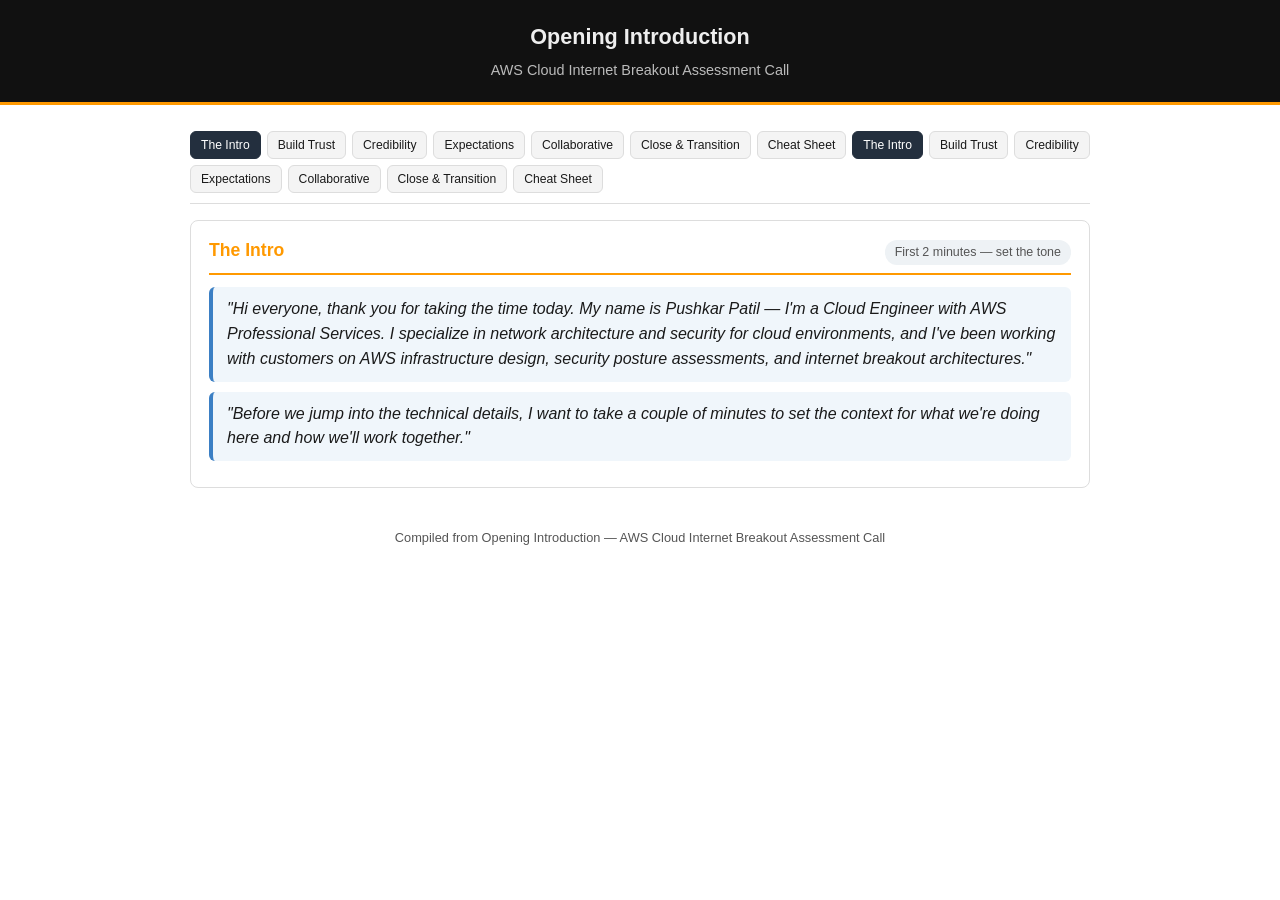
<file: content/intro.html>
<!DOCTYPE html>
<html lang="en">
<head>
<meta charset="UTF-8">
<meta name="viewport" content="width=device-width, initial-scale=1, viewport-fit=cover">
<title>Opening Introduction — AWS Cloud Internet Breakout Assessment Call</title>
<style>
  :root {
    --bg: #ffffff;
    --fg: #1a1a1a;
    --muted: #555;
    --accent: #FF9900;
    --header-bg: #111;
    --header-fg: #eee;
    --tab-bg: #f4f4f4;
    --tab-active-bg: #232f3e;
    --tab-active-fg: #fff;
    --border: #ddd;
    --quote-bg: #f0f6fb;
    --quote-border: #3b7fc4;
    --note-bg: #fff7e6;
    --note-border: #FF9900;
    --time-bg: #eef2f5;
    padding-top: env(safe-area-inset-top, 0px);
    padding-bottom: env(safe-area-inset-bottom, 0px);
    box-sizing: border-box;
  }
  @media (prefers-color-scheme: dark) {
    :root:not([data-theme="light"]) {
      --bg: #14181f;
      --fg: #e8e8e8;
      --muted: #a0a0a0;
      --tab-bg: #1f2530;
      --border: #333;
      --quote-bg: #16232e;
      --quote-border: #3b7fc4;
      --note-bg: #2a2410;
      --note-border: #FF9900;
      --time-bg: #1c222b;
    }
  }
  :root[data-theme="dark"] {
    --bg: #14181f;
    --fg: #e8e8e8;
    --muted: #a0a0a0;
    --tab-bg: #1f2530;
    --border: #333;
    --quote-bg: #16232e;
    --quote-border: #3b7fc4;
    --note-bg: #2a2410;
    --note-border: #FF9900;
    --time-bg: #1c222b;
  }
  html, body { height: 100%; }
  body {
    margin: 0;
    background: var(--bg);
    color: var(--fg);
    font-family: -apple-system, BlinkMacSystemFont, "Segoe UI", Roboto, Helvetica, Arial, sans-serif;
    line-height: 1.55;
  }
  header {
    background: var(--header-bg);
    color: var(--header-fg);
    padding: 20px 16px calc(20px + env(safe-area-inset-top, 0px));
    padding-top: calc(20px + env(safe-area-inset-top, 0px));
    text-align: center;
    border-bottom: 3px solid var(--accent);
  }
  header h1 { margin: 0; font-size: 1.35rem; }
  header p { margin: 6px 0 0; color: #bbb; font-size: 0.9rem; }
  .container { max-width: 900px; margin: 0 auto; padding: 16px; }
  .tabs {
    display: flex;
    flex-wrap: wrap;
    gap: 6px;
    margin-bottom: 16px;
    position: sticky;
    top: env(safe-area-inset-top, 0px);
    background: var(--bg);
    padding: 10px 0;
    z-index: 10;
    border-bottom: 1px solid var(--border);
  }
  .tab-btn {
    background: var(--tab-bg);
    color: var(--fg);
    border: 1px solid var(--border);
    border-radius: 6px;
    padding: 6px 10px;
    font-size: 0.76rem;
    cursor: pointer;
  }
  .tab-btn.active {
    background: var(--tab-active-bg);
    color: var(--tab-active-fg);
    border-color: var(--tab-active-bg);
  }
  section.panel {
    display: none;
    border: 1px solid var(--border);
    border-radius: 8px;
    padding: 16px 18px;
  }
  section.panel.active { display: block; }
  .panel-title-row {
    display: flex;
    align-items: baseline;
    justify-content: space-between;
    flex-wrap: wrap;
    gap: 8px;
    border-bottom: 2px solid var(--accent);
    padding-bottom: 8px;
    margin-bottom: 12px;
  }
  h2.panel-title {
    margin: 0;
    color: var(--accent);
    font-size: 1.1rem;
  }
  .time-badge {
    background: var(--time-bg);
    color: var(--muted);
    font-size: 0.78rem;
    padding: 3px 10px;
    border-radius: 12px;
    white-space: nowrap;
  }
  blockquote {
    background: var(--quote-bg);
    border-left: 4px solid var(--quote-border);
    margin: 10px 0;
    padding: 10px 14px;
    border-radius: 6px;
    font-style: italic;
  }
  .stage-note {
    background: var(--note-bg);
    border-left: 4px solid var(--note-border);
    margin: 6px 0 14px;
    padding: 8px 14px;
    border-radius: 6px;
    font-size: 0.88rem;
  }
  .stage-note em { font-style: italic; }
  ul { margin: 4px 0 12px; padding-left: 22px; }
  li { margin-bottom: 8px; }
  .phrase-list li { margin-bottom: 10px; }
  .phrase-list .quote { display: block; font-style: italic; }
  .phrase-list .why { display: block; color: var(--muted); font-size: 0.85rem; margin-top: 2px; }
  footer {
    text-align: center;
    color: var(--muted);
    font-size: 0.8rem;
    padding: 24px 16px calc(24px + env(safe-area-inset-bottom, 0px));
  }
</style>
</head>
<body>

<header>
  <h1>Opening Introduction</h1>
  <p>AWS Cloud Internet Breakout Assessment Call</p>
</header>

<div class="container">
  <div class="tabs" id="tabs"><button class="tab-btn active" data-tab="intro">The Intro</button><button class="tab-btn" data-tab="trust">Build Trust</button><button class="tab-btn" data-tab="credibility">Credibility</button><button class="tab-btn" data-tab="expectations">Expectations</button><button class="tab-btn" data-tab="collaborative">Collaborative</button><button class="tab-btn" data-tab="close">Close &amp; Transition</button><button class="tab-btn" data-tab="cheatsheet">Cheat Sheet</button></div>

  <!-- INTRO -->
  <section class="panel active" data-tab="intro">
    <div class="panel-title-row">
      <h2 class="panel-title">The Intro</h2>
      <span class="time-badge">First 2 minutes — set the tone</span>
    </div>
    <blockquote>"Hi everyone, thank you for taking the time today. My name is Pushkar Patil — I'm a Cloud Engineer with AWS Professional Services. I specialize in network architecture and security for cloud environments, and I've been working with customers on AWS infrastructure design, security posture assessments, and internet breakout architectures."</blockquote>
    <blockquote>"Before we jump into the technical details, I want to take a couple of minutes to set the context for what we're doing here and how we'll work together."</blockquote>
  </section>

  <!-- BUILD TRUST -->
  <section class="panel" data-tab="trust">
    <div class="panel-title-row">
      <h2 class="panel-title">Build Trust — Show You Understand Their World</h2>
      <span class="time-badge">Next 3 minutes</span>
    </div>
    <blockquote>"I understand you're looking at your AWS Cloud Internet Breakout environment — how your workloads connect to the internet, how that traffic is secured, and whether the architecture is aligned with best practices. This is one of the most critical areas in any cloud environment because it's where your internal workloads meet the public internet. Getting this right has a direct impact on your security posture, compliance readiness, and operational resilience."</blockquote>
    <blockquote>"I want to be upfront about how we approach this — this is NOT an audit. We're not here to grade you or find fault. We're here as your partner to give you a clear, honest picture of where things stand today, and more importantly, a practical roadmap to get where you want to be."</blockquote>
    <blockquote>"Every organization has gaps — that's normal, especially as cloud environments grow and evolve. What matters is knowing where they are and having a plan."</blockquote>
  </section>

  <!-- CREDIBILITY -->
  <section class="panel" data-tab="credibility">
    <div class="panel-title-row">
      <h2 class="panel-title">Establish Credibility — Frameworks</h2>
      <span class="time-badge">Next 2 minutes</span>
    </div>
    <blockquote>"Our assessment is built on the same frameworks AWS uses with enterprise customers globally:"</blockquote>
    <blockquote>"First, the AWS Cloud Adoption Framework — specifically the Security Perspective. This gives us the organizational view — governance, identity, threat detection, infrastructure protection, incident response. It's how we measure security maturity."</blockquote>
    <blockquote>"Second, the AWS Well-Architected Framework — Security Pillar. This is the workload-level lens. It looks at how your architecture decisions impact security. Together with CAF, we're covering both the big picture and the details."</blockquote>
    <blockquote>"For your internet breakout specifically, we'll benchmark against the AWS Security Reference Architecture — this is AWS's prescriptive design for how network traffic should flow through centralized inspection, egress filtering, and segmented VPCs. It's the gold standard."</blockquote>
    <blockquote>"And for configuration hardening, we'll use the CIS AWS Foundations Benchmark — the latest version. This gives us 39 automated controls that Security Hub can continuously monitor after we're done."</blockquote>
    <blockquote>"So you're not just getting our opinion — you're getting an assessment grounded in industry-recognized standards."</blockquote>
  </section>

  <!-- EXPECTATIONS -->
  <section class="panel" data-tab="expectations">
    <div class="panel-title-row">
      <h2 class="panel-title">Set Expectations — What They Get</h2>
      <span class="time-badge">Next 2 minutes</span>
    </div>
    <blockquote>"Here's what you'll walk away with at the end of this engagement:"</blockquote>
    <ul>
      <li><blockquote>"A scored assessment workbook — every area rated on a 1-5 maturity scale with Red, Amber, Green status. You'll see exactly where you're strong and where the gaps are."</blockquote></li>
      <li><blockquote>"A findings tracker with severity ratings, business impact, and specific remediation steps — not generic advice, but actionable recommendations tailored to your environment."</blockquote></li>
      <li><blockquote>"An executive summary dashboard your leadership can use to understand the security posture at a glance."</blockquote></li>
      <li><blockquote>"And a prioritized remediation roadmap — because fixing everything at once isn't realistic. We'll help you sequence what matters most."</blockquote></li>
    </ul>
  </section>

  <!-- COLLABORATIVE -->
  <section class="panel" data-tab="collaborative">
    <div class="panel-title-row">
      <h2 class="panel-title">Make It Collaborative — Ask Them</h2>
      <span class="time-badge">Next 2 minutes</span>
    </div>
    <blockquote>"Before we dive in, I'd love to hear from you:"</blockquote>
    <blockquote>"What's driving this assessment? Is it a compliance requirement, a security concern, a leadership initiative, or are you planning changes to your architecture?"</blockquote>
    <div class="stage-note"><em>(Let them talk. Listen. This tells you everything about their priorities.)</em></div>
    <blockquote>"Are there specific areas you're most concerned about or want us to focus on?"</blockquote>
    <div class="stage-note"><em>(This makes them feel heard and gives you the priority order.)</em></div>
    <blockquote>"Who are the key stakeholders we should involve — network team, security team, identity team, operations?"</blockquote>
    <div class="stage-note"><em>(This shows you respect their org structure and want to include the right people.)</em></div>
  </section>

  <!-- CLOSE -->
  <section class="panel" data-tab="close">
    <div class="panel-title-row">
      <h2 class="panel-title">Close the Intro — Transition to Assessment</h2>
      <span class="time-badge">Wrap-up</span>
    </div>
    <blockquote>"Perfect. That's really helpful context. Here's how I'd like to structure our conversation today — we'll start from the foundation and work our way through layer by layer:"</blockquote>
    <blockquote>"We'll begin with your account structure and governance — how your AWS environment is organized. Then we'll move into network architecture and the internet breakout path. From there, we'll look at the security controls on that path, identity and access, data protection, monitoring, and incident response."</blockquote>
    <blockquote>"Each layer builds on the previous one, so by the end we'll have a complete picture."</blockquote>
    <blockquote>"I'll be taking notes as we go and mapping everything to our assessment workbook. If at any point something isn't clear or you want to go deeper on a topic, just say so — this is your assessment."</blockquote>
    <blockquote>"Ready to get started?"</blockquote>
  </section>

  <!-- CHEAT SHEET -->
  <section class="panel" data-tab="cheatsheet">
    <div class="panel-title-row">
      <h2 class="panel-title">Cheat Sheet — Trust Phrases to Drop Naturally</h2>
    </div>
    <ul class="phrase-list">
      <li><span class="quote">"We see this across many customers at your scale..."</span><span class="why">— normalizes their gaps</span></li>
      <li><span class="quote">"That's actually a common pattern we encounter..."</span><span class="why">— removes shame</span></li>
      <li><span class="quote">"The good news is this is straightforward to fix..."</span><span class="why">— gives hope</span></li>
      <li><span class="quote">"AWS has a native service for exactly this..."</span><span class="why">— shows you know the platform</span></li>
      <li><span class="quote">"Based on what we've seen work well for similar environments..."</span><span class="why">— positions you as experienced</span></li>
      <li><span class="quote">"Let me show you what the reference architecture recommends here..."</span><span class="why">— grounds advice in AWS standards</span></li>
      <li><span class="quote">"This is one of the highest-impact improvements you can make..."</span><span class="why">— helps them prioritize</span></li>
      <li><span class="quote">"Your team has done solid work here..."</span><span class="why">— acknowledge what's working, don't just find problems</span></li>
    </ul>
  </section>

</div>

<footer>Compiled from Opening Introduction — AWS Cloud Internet Breakout Assessment Call</footer>

<script>
  const tabs = [
    ["intro", "The Intro"],
    ["trust", "Build Trust"],
    ["credibility", "Credibility"],
    ["expectations", "Expectations"],
    ["collaborative", "Collaborative"],
    ["close", "Close & Transition"],
    ["cheatsheet", "Cheat Sheet"]
  ];
  const tabBar = document.getElementById("tabs");
  tabs.forEach(([id, label], i) => {
    const btn = document.createElement("button");
    btn.className = "tab-btn" + (i === 0 ? " active" : "");
    btn.textContent = label;
    btn.onclick = () => selectTab(id);
    btn.dataset.tab = id;
    tabBar.appendChild(btn);
  });
  function selectTab(id) {
    document.querySelectorAll(".tab-btn").forEach(b => b.classList.toggle("active", b.dataset.tab === id));
    document.querySelectorAll(".panel").forEach(p => p.classList.toggle("active", p.dataset.tab === id));
  }
  selectTab("intro");
</script>



</body></html>
</file>
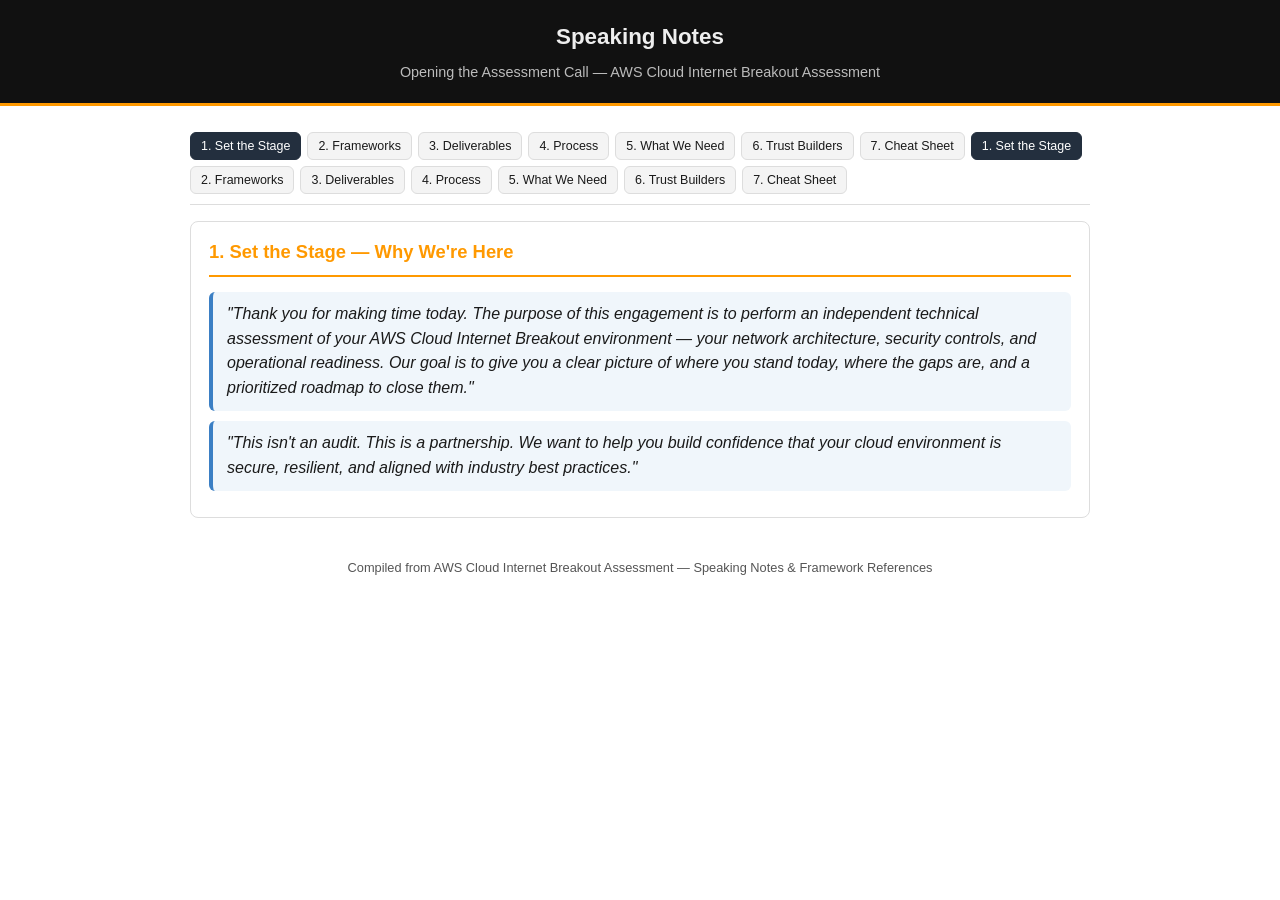
<file: content/notes.html>
<!DOCTYPE html>
<html lang="en">
<head>
<meta charset="UTF-8">
<meta name="viewport" content="width=device-width, initial-scale=1, viewport-fit=cover">
<title>Speaking Notes — Opening the Assessment Call</title>
<style>
  :root {
    --bg: #ffffff;
    --fg: #1a1a1a;
    --muted: #555;
    --accent: #FF9900;
    --header-bg: #111;
    --header-fg: #eee;
    --tab-bg: #f4f4f4;
    --tab-active-bg: #232f3e;
    --tab-active-fg: #fff;
    --border: #ddd;
    --quote-bg: #f0f6fb;
    --quote-border: #3b7fc4;
    --drop-bg: #fff7e6;
    --drop-border: #FF9900;
    padding-top: env(safe-area-inset-top, 0px);
    padding-bottom: env(safe-area-inset-bottom, 0px);
    box-sizing: border-box;
  }
  @media (prefers-color-scheme: dark) {
    :root:not([data-theme="light"]) {
      --bg: #14181f;
      --fg: #e8e8e8;
      --muted: #a0a0a0;
      --tab-bg: #1f2530;
      --border: #333;
      --quote-bg: #16232e;
      --quote-border: #3b7fc4;
      --drop-bg: #2a2410;
      --drop-border: #FF9900;
    }
  }
  :root[data-theme="dark"] {
    --bg: #14181f;
    --fg: #e8e8e8;
    --muted: #a0a0a0;
    --tab-bg: #1f2530;
    --border: #333;
    --quote-bg: #16232e;
    --quote-border: #3b7fc4;
    --drop-bg: #2a2410;
    --drop-border: #FF9900;
  }
  html, body { height: 100%; }
  body {
    margin: 0;
    background: var(--bg);
    color: var(--fg);
    font-family: -apple-system, BlinkMacSystemFont, "Segoe UI", Roboto, Helvetica, Arial, sans-serif;
    line-height: 1.55;
  }
  header {
    background: var(--header-bg);
    color: var(--header-fg);
    padding: 20px 16px calc(20px + env(safe-area-inset-top, 0px));
    padding-top: calc(20px + env(safe-area-inset-top, 0px));
    text-align: center;
    border-bottom: 3px solid var(--accent);
  }
  header h1 { margin: 0; font-size: 1.4rem; }
  header p { margin: 6px 0 0; color: #bbb; font-size: 0.9rem; }
  .container { max-width: 900px; margin: 0 auto; padding: 16px; }
  .tabs {
    display: flex;
    flex-wrap: wrap;
    gap: 6px;
    margin-bottom: 16px;
    position: sticky;
    top: env(safe-area-inset-top, 0px);
    background: var(--bg);
    padding: 10px 0;
    z-index: 10;
    border-bottom: 1px solid var(--border);
  }
  .tab-btn {
    background: var(--tab-bg);
    color: var(--fg);
    border: 1px solid var(--border);
    border-radius: 6px;
    padding: 6px 10px;
    font-size: 0.78rem;
    cursor: pointer;
  }
  .tab-btn.active {
    background: var(--tab-active-bg);
    color: var(--tab-active-fg);
    border-color: var(--tab-active-bg);
  }
  section.panel {
    display: none;
    border: 1px solid var(--border);
    border-radius: 8px;
    padding: 16px 18px;
  }
  section.panel.active { display: block; }
  h2.panel-title {
    margin-top: 0;
    color: var(--accent);
    border-bottom: 2px solid var(--accent);
    padding-bottom: 8px;
    font-size: 1.15rem;
  }
  h3 { font-size: 1rem; margin: 18px 0 6px; color: var(--fg); }
  blockquote {
    background: var(--quote-bg);
    border-left: 4px solid var(--quote-border);
    margin: 10px 0;
    padding: 10px 14px;
    border-radius: 6px;
    font-style: italic;
  }
  .drop {
    background: var(--drop-bg);
    border-left: 4px solid var(--drop-border);
    margin: 10px 0;
    padding: 10px 14px;
    border-radius: 6px;
    font-size: 0.92rem;
  }
  .drop strong { color: var(--drop-border); }
  ul { margin: 4px 0 12px; padding-left: 22px; }
  li { margin-bottom: 6px; }
  .phase { margin-bottom: 14px; }
  .phase strong { display: block; margin-bottom: 4px; }
  footer {
    text-align: center;
    color: var(--muted);
    font-size: 0.8rem;
    padding: 24px 16px calc(24px + env(safe-area-inset-bottom, 0px));
  }
</style>
</head>
<body>

<header>
  <h1>Speaking Notes</h1>
  <p>Opening the Assessment Call — AWS Cloud Internet Breakout Assessment</p>
</header>

<div class="container">
  <div class="tabs" id="tabs"><button class="tab-btn" data-tab="s1">1. Set the Stage</button><button class="tab-btn active" data-tab="s2">2. Frameworks</button><button class="tab-btn" data-tab="s3">3. Deliverables</button><button class="tab-btn" data-tab="s4">4. Process</button><button class="tab-btn" data-tab="s5">5. What We Need</button><button class="tab-btn" data-tab="s6">6. Trust Builders</button><button class="tab-btn" data-tab="s7">7. Cheat Sheet</button></div>

  <!-- 1. SET THE STAGE -->
  <section class="panel" data-tab="s1">
    <h2 class="panel-title">1. Set the Stage — Why We're Here</h2>
    <blockquote>"Thank you for making time today. The purpose of this engagement is to perform an independent technical assessment of your AWS Cloud Internet Breakout environment — your network architecture, security controls, and operational readiness. Our goal is to give you a clear picture of where you stand today, where the gaps are, and a prioritized roadmap to close them."</blockquote>
    <blockquote>"This isn't an audit. This is a partnership. We want to help you build confidence that your cloud environment is secure, resilient, and aligned with industry best practices."</blockquote>
  </section>

  <!-- 2. FRAMEWORKS -->
  <section class="panel active" data-tab="s2">
    <h2 class="panel-title">2. Frameworks We're Using — Build Trust</h2>

    <h3>AWS Cloud Adoption Framework (CAF) — Security Perspective</h3>
    <blockquote>"Our assessment is grounded in the AWS Cloud Adoption Framework, specifically the Security Perspective. This is the same framework AWS uses with thousands of enterprise customers globally. It organizes security into 9 capabilities — from identity management to incident response — and gives us a structured way to measure your maturity."</blockquote>
    <div class="drop"><strong>Drop this:</strong> "The CAF Security Perspective covers Security Governance, Security Assurance, Identity &amp; Access Management, Threat Detection, Vulnerability Management, Infrastructure Protection, Data Protection, Application Security, and Incident Response."</div>

    <h3>AWS Well-Architected Framework — Security Pillar</h3>
    <blockquote>"We'll also be leveraging the AWS Well-Architected Framework, specifically the Security Pillar. This is AWS's own lens for evaluating workload-level architecture decisions. It covers 5 focus areas — Identity &amp; Access Management, Detection, Infrastructure Protection, Data Protection, and Incident Response. Think of CAF as the organizational view and Well-Architected as the workload view — we're covering both."</blockquote>
    <div class="drop"><strong>Drop this:</strong> "The Well-Architected Tool is available free in the AWS Console. After our assessment, you can run ongoing reviews yourself."</div>

    <h3>AWS Security Reference Architecture (SRA)</h3>
    <blockquote>"For your network and internet breakout design specifically, we're benchmarking against the AWS Security Reference Architecture. This is AWS's prescriptive multi-account architecture that defines how inbound, outbound, and inspection VPCs should be structured — with centralized Network Firewall, Transit Gateway routing, and dedicated security tooling accounts. This is the gold standard for how internet breakout should look."</blockquote>
    <div class="drop"><strong>Drop this:</strong> "The SRA recommends a dedicated Network account with three VPCs — Inbound, Outbound, and Inspection — with AWS Network Firewall in the inspection VPC handling all traffic."</div>

    <h3>CIS AWS Foundations Benchmark v5.0.0</h3>
    <blockquote>"For compliance and configuration hardening, we're using the CIS AWS Foundations Benchmark version 5.0.0 — the latest version. This is an industry-accepted standard with clear, step-by-step controls. AWS Security Hub natively supports this benchmark, so after our assessment, you can enable automated compliance monitoring against these controls."</blockquote>
    <div class="drop"><strong>Drop this:</strong> "CIS v5.0.0 covers 39 automated controls across IAM, logging, monitoring, networking, and storage. Security Hub can continuously evaluate your environment against these."</div>

    <h3>NIST Cybersecurity Framework (CSF)</h3>
    <blockquote>"Where applicable, we'll also map findings to the NIST Cybersecurity Framework — Identify, Protect, Detect, Respond, Recover. Many of our customers need this mapping for regulatory or board-level reporting. It gives your leadership a common language to understand security posture."</blockquote>

    <h3>ProServe Security Assessment Methodology</h3>
    <blockquote>"Our assessment methodology follows the same approach used by AWS Professional Services across hundreds of enterprise engagements. We assess across 5 Core Epics aligned to the CAF Security Perspective — Identity &amp; Access Management, Infrastructure Security, Data Protection, Detective Controls, and Incident Response. Each area is scored on a 1-5 maturity scale, giving you a quantifiable baseline."</blockquote>
  </section>

  <!-- 3. WHAT WE'LL DELIVER -->
  <section class="panel" data-tab="s3">
    <h2 class="panel-title">3. What We'll Deliver — Set Expectations</h2>
    <blockquote>"By the end of this engagement, you'll receive:"</blockquote>
    <ul>
      <li>A comprehensive assessment workbook with every control scored 1-5 and RAG-rated (Red/Amber/Green)</li>
      <li>A findings tracker with severity, business impact, and remediation recommendations</li>
      <li>An executive dashboard summarizing your security posture across all domains</li>
      <li>A prioritized remediation roadmap with owners and target timelines</li>
      <li>Mapping to CIS, NIST, and Well-Architected best practices</li>
    </ul>
    <blockquote>"This gives your team a clear, actionable plan — not just a list of problems."</blockquote>
  </section>

  <!-- 4. HOW WE'LL WORK -->
  <section class="panel" data-tab="s4">
    <h2 class="panel-title">4. How We'll Work — The Process</h2>
    <blockquote>"Our approach has three phases:"</blockquote>
    <div class="phase">
      <strong>Phase 1 — Discovery</strong>
      We'll conduct structured interviews with your network, security, identity, and operations teams. We'll walk through your architecture, review configurations, and understand your current tooling.
    </div>
    <div class="phase">
      <strong>Phase 2 — Analysis</strong>
      We'll analyze what we've gathered, score each area against the frameworks, identify gaps, and develop recommendations. Where possible, we'll use tools like Prowler, AWS Config, and Security Hub to validate findings.
    </div>
    <div class="phase">
      <strong>Phase 3 — Readout &amp; Roadmap</strong>
      We'll present findings to your team, walk through the prioritized recommendations, and align on next steps. This isn't a hand-off — we'll iterate with you.
    </div>
  </section>

  <!-- 5. WHAT WE NEED -->
  <section class="panel" data-tab="s5">
    <h2 class="panel-title">5. What We Need From You — Ask</h2>
    <blockquote>"To make this successful, we'll need:"</blockquote>
    <ul>
      <li>Access to your architecture diagrams (or we'll help you build them)</li>
      <li>Time with your network, security, and identity teams (2-3 hours per domain)</li>
      <li>Read-only access to your AWS environment for validation (Config, Security Hub, CloudTrail)</li>
      <li>A point of contact to coordinate scheduling</li>
    </ul>
    <blockquote>"We respect your time. We'll come prepared with specific questions for each session so we're efficient."</blockquote>
  </section>

  <!-- 6. TRUST BUILDERS -->
  <section class="panel" data-tab="s6">
    <h2 class="panel-title">6. Trust Builders — Drop These Naturally</h2>

    <h3>On shared responsibility</h3>
    <blockquote>"AWS secures the cloud infrastructure — the physical data centers, the hypervisor, the global network. Your responsibility is securing what you put IN the cloud — your configurations, your data, your access controls. Our job is to help you nail that 'in the cloud' piece."</blockquote>

    <h3>On why this matters now</h3>
    <blockquote>"The internet breakout path is the most critical attack surface in any cloud environment. It's where your workloads touch the public internet. Getting this right — centralized inspection, egress filtering, DDoS protection — is foundational to everything else."</blockquote>

    <h3>On our approach</h3>
    <blockquote>"We're not here to find fault. We're here to find opportunity. Every organization has gaps — what matters is knowing where they are and having a plan to close them."</blockquote>

    <h3>On benchmarking</h3>
    <blockquote>"We'll show you not just where you are, but where you should be. Our scoring is based on what we see across hundreds of AWS customers in similar industries and at similar scale."</blockquote>
  </section>

  <!-- 7. QUICK REFERENCE -->
  <section class="panel" data-tab="s7">
    <h2 class="panel-title">7. Framework Quick Reference — Cheat Sheet</h2>
    <ul>
      <li><strong>AWS CAF Security Perspective</strong> — 9 capabilities, organizational-level security maturity</li>
      <li><strong>AWS Well-Architected Security Pillar</strong> — 5 focus areas, workload-level architecture review</li>
      <li><strong>AWS Security Reference Architecture (SRA)</strong> — Prescriptive multi-account network + security design</li>
      <li><strong>CIS AWS Foundations Benchmark v5.0.0</strong> — 39 automated configuration controls</li>
      <li><strong>NIST CSF</strong> — Identify, Protect, Detect, Respond, Recover (regulatory mapping)</li>
      <li><strong>ProServe 5 Core Epics</strong> — IAM, Infrastructure Security, Data Protection, Detective Controls, Incident Response</li>
    </ul>
  </section>

</div>

<footer>Compiled from AWS Cloud Internet Breakout Assessment — Speaking Notes &amp; Framework References</footer>

<script>
  const tabs = [
    ["s1", "1. Set the Stage"],
    ["s2", "2. Frameworks"],
    ["s3", "3. Deliverables"],
    ["s4", "4. Process"],
    ["s5", "5. What We Need"],
    ["s6", "6. Trust Builders"],
    ["s7", "7. Cheat Sheet"]
  ];
  const tabBar = document.getElementById("tabs");
  tabs.forEach(([id, label], i) => {
    const btn = document.createElement("button");
    btn.className = "tab-btn" + (i === 0 ? " active" : "");
    btn.textContent = label;
    btn.onclick = () => selectTab(id);
    btn.dataset.tab = id;
    tabBar.appendChild(btn);
  });
  function selectTab(id) {
    document.querySelectorAll(".tab-btn").forEach(b => b.classList.toggle("active", b.dataset.tab === id));
    document.querySelectorAll(".panel").forEach(p => p.classList.toggle("active", p.dataset.tab === id));
  }
  selectTab("s1");
</script>



</body></html>
</file>
<file: css/style.css>
:root {
  --page-bg: #f4f6f8;
  --page-fg: #1a1a1a;
  --page-muted: #5a6472;
  --accent: #FF9900;
  --card-bg: #ffffff;
  --card-border: #e2e6ea;
  --header-bg: #111;
  --header-fg: #eee;
  padding-top: env(safe-area-inset-top, 0px);
  padding-bottom: env(safe-area-inset-bottom, 0px);
  box-sizing: border-box;
}

@media (prefers-color-scheme: dark) {
  :root {
    --page-bg: #0f1216;
    --page-fg: #e8e8e8;
    --page-muted: #a0a0a0;
    --card-bg: #1a1f27;
    --card-border: #2a313c;
  }
}

* { box-sizing: border-box; }
html, body { height: 100%; }

body {
  margin: 0;
  background: var(--page-bg);
  color: var(--page-fg);
  font-family: -apple-system, BlinkMacSystemFont, "Segoe UI", Roboto, Helvetica, Arial, sans-serif;
  line-height: 1.5;
}

/* ---------- page chrome ---------- */

header.site-header {
  background: var(--header-bg);
  color: var(--header-fg);
  padding: calc(28px + env(safe-area-inset-top, 0px)) 16px 22px;
  text-align: center;
  border-bottom: 3px solid var(--accent);
}

header.site-header h1 { margin: 0; font-size: 1.5rem; }
header.site-header p { margin: 8px 0 0; color: #bbb; font-size: 0.92rem; }

.quicknav {
  display: flex;
  flex-wrap: wrap;
  justify-content: center;
  gap: 8px 18px;
  margin-top: 16px;
}

.quicknav a {
  color: #ddd;
  font-size: 0.85rem;
  text-decoration: none;
  border-bottom: 1px solid transparent;
}

.quicknav a:hover, .quicknav a:focus-visible {
  color: var(--accent);
  border-bottom-color: var(--accent);
}

.wrap { max-width: 960px; margin: 0 auto; padding: 32px 16px 48px; }

.downloads {
  background: var(--card-bg);
  border: 1px solid var(--card-border);
  border-left: 4px solid var(--accent);
  border-radius: 14px;
  padding: 18px 20px;
  margin-bottom: 32px;
  scroll-margin-top: 16px;
}

.downloads h2 { margin: 0 0 4px; font-size: 1.15rem; }
.downloads p { margin: 0 0 14px; color: var(--page-muted); font-size: 0.88rem; }

.download-buttons { display: flex; flex-wrap: wrap; gap: 12px; }

.btn {
  display: flex;
  flex-direction: column;
  gap: 2px;
  flex: 1 1 280px;
  padding: 12px 16px;
  border-radius: 10px;
  background: var(--accent);
  color: #111;
  text-decoration: none;
  border: 1px solid var(--accent);
  transition: transform 0.15s ease, box-shadow 0.15s ease;
}

.btn:hover, .btn:focus-visible {
  transform: translateY(-2px);
  box-shadow: 0 6px 16px rgba(0,0,0,0.15);
  outline: none;
}

.btn-title { font-weight: 700; font-size: 0.95rem; }
.btn-meta { font-size: 0.78rem; opacity: 0.85; }

.btn-secondary {
  background: transparent;
  color: var(--page-fg);
  border-color: var(--card-border);
}

.btn-secondary:hover, .btn-secondary:focus-visible { border-color: var(--accent); }

.block { margin-bottom: 44px; scroll-margin-top: 16px; }
.block:last-child { margin-bottom: 0; }

.block-head {
  background: var(--card-bg);
  border: 1px solid var(--card-border);
  border-radius: 14px;
  padding: 18px 52px 18px 20px;
  margin-bottom: 0;
  cursor: pointer;
  list-style: none;
  position: relative;
  transition: border-color 0.15s ease;
}

.block-head::-webkit-details-marker { display: none; }

.block-head::after {
  content: "";
  position: absolute;
  top: 50%;
  right: 22px;
  width: 10px;
  height: 10px;
  border-right: 2px solid var(--page-muted);
  border-bottom: 2px solid var(--page-muted);
  transform: translateY(-70%) rotate(45deg);
  transition: transform 0.15s ease;
}

.block[open] > .block-head::after {
  transform: translateY(-30%) rotate(-135deg);
}

.block-head:hover,
.block[open] > .block-head {
  border-color: var(--accent);
}

.block > div[class^="content-"] { margin-top: 12px; }

.block-head h2 {
  margin: 0 0 4px;
  font-size: 1.15rem;
  display: flex;
  flex-wrap: wrap;
  align-items: baseline;
  gap: 6px 10px;
  min-width: 0;
  overflow-wrap: break-word;
}

.block-num {
  font-size: 0.75rem;
  font-weight: 700;
  letter-spacing: 0.06em;
  color: var(--accent);
}

.block-desc {
  margin: 0;
  color: var(--page-muted);
  font-size: 0.88rem;
}

footer.site-footer {
  text-align: center;
  color: var(--page-muted);
  font-size: 0.8rem;
  padding: 8px 16px calc(24px + env(safe-area-inset-bottom, 0px));
}

@media (max-width: 480px) {
  .wrap { padding: 24px 12px 40px; }
  .block-head { padding: 16px 44px 16px 16px; }
  .block-head::after { right: 18px; }
  .block-head h2 { font-size: 1.05rem; }
  .content-intro .container,
  .content-notes .container,
  .content-aws .container,
  .content-breakout .container {
    padding: 14px 14px 18px;
  }
  .content-intro section.panel,
  .content-notes section.panel,
  .content-aws section.panel,
  .content-breakout section.panel {
    padding: 12px 14px;
  }
  .content-intro .panel-title-row {
    flex-direction: column;
    align-items: flex-start;
    gap: 4px;
  }
}

.table-scroll { overflow-x: auto; margin-top: 10px; }
.table-scroll .flow-table { margin-top: 0; min-width: 480px; }

/* ================================================================
   Content styles below are scoped per section (.content-intro,
   .content-notes, .content-aws, .content-breakout) so each piece
   keeps its own original look with no cross-section bleed.
   Tabs are removed; every panel is shown in full, all at once.
   ================================================================ */

.content-intro,
.content-notes,
.content-aws,
.content-breakout {
  --bg: #ffffff;
  --fg: #1a1a1a;
  --muted: #555;
  --border: #ddd;
  --link: #0066cc;
  background: var(--bg);
  color: var(--fg);
  border-radius: 14px;
  overflow: hidden;
}

@media (prefers-color-scheme: dark) {
  .content-intro,
  .content-notes,
  .content-aws,
  .content-breakout {
    --bg: #14181f;
    --fg: #e8e8e8;
    --muted: #a0a0a0;
    --border: #333;
    --link: #6fb3ff;
  }
}

.content-intro .container,
.content-notes .container,
.content-aws .container,
.content-breakout .container {
  max-width: none;
  margin: 0;
  padding: 18px 20px 22px;
}

.content-intro section.panel,
.content-notes section.panel,
.content-aws section.panel,
.content-breakout section.panel {
  display: block;
  border: 1px solid var(--border);
  border-radius: 8px;
  padding: 16px 18px;
  margin-bottom: 16px;
}

.content-intro section.panel:last-child,
.content-notes section.panel:last-child,
.content-aws section.panel:last-child,
.content-breakout section.panel:last-child {
  margin-bottom: 0;
}

.content-intro h2.panel-title,
.content-notes h2.panel-title,
.content-aws h2.panel-title,
.content-breakout h2.panel-title {
  margin-top: 0;
  color: var(--accent);
  border-bottom: 2px solid var(--accent);
  padding-bottom: 8px;
  font-size: 1.15rem;
}

.content-intro h3,
.content-notes h3,
.content-aws h3,
.content-breakout h3 {
  font-size: 1rem;
  margin: 18px 0 6px;
}

.content-intro ul,
.content-notes ul,
.content-aws ul,
.content-breakout ul {
  margin: 4px 0 12px;
  padding-left: 22px;
}

.content-breakout ul ul { margin-top: 4px; }

.content-intro li,
.content-notes li,
.content-aws li,
.content-breakout li {
  margin-bottom: 6px;
}

.content-intro a,
.content-notes a,
.content-aws a,
.content-breakout a {
  color: var(--link);
  word-break: break-word;
}

/* -- intro-specific -- */
.content-intro {
  --quote-bg: #f0f6fb;
  --quote-border: #3b7fc4;
  --note-bg: #fff7e6;
  --note-border: #FF9900;
  --time-bg: #eef2f5;
}
@media (prefers-color-scheme: dark) {
  .content-intro {
    --quote-bg: #16232e;
    --note-bg: #2a2410;
    --time-bg: #1c222b;
  }
}
.content-intro .panel-title-row {
  display: flex;
  align-items: baseline;
  justify-content: space-between;
  flex-wrap: wrap;
  gap: 8px;
  border-bottom: 2px solid var(--accent);
  padding-bottom: 8px;
  margin-bottom: 12px;
}
.content-intro h2.panel-title { border-bottom: none; padding-bottom: 0; }
.content-intro .time-badge {
  background: var(--time-bg);
  color: var(--muted);
  font-size: 0.78rem;
  padding: 3px 10px;
  border-radius: 12px;
  white-space: nowrap;
}
.content-intro blockquote {
  background: var(--quote-bg);
  border-left: 4px solid var(--quote-border);
  margin: 10px 0;
  padding: 10px 14px;
  border-radius: 6px;
  font-style: italic;
}
.content-intro .stage-note {
  background: var(--note-bg);
  border-left: 4px solid var(--note-border);
  margin: 6px 0 14px;
  padding: 8px 14px;
  border-radius: 6px;
  font-size: 0.88rem;
}
.content-intro .phrase-list li { margin-bottom: 10px; }
.content-intro .phrase-list .quote { display: block; font-style: italic; }
.content-intro .phrase-list .why { display: block; color: var(--muted); font-size: 0.85rem; margin-top: 2px; }

/* -- notes-specific -- */
.content-notes {
  --quote-bg: #f0f6fb;
  --quote-border: #3b7fc4;
  --drop-bg: #fff7e6;
  --drop-border: #FF9900;
}
@media (prefers-color-scheme: dark) {
  .content-notes {
    --quote-bg: #16232e;
    --drop-bg: #2a2410;
  }
}
.content-notes blockquote {
  background: var(--quote-bg);
  border-left: 4px solid var(--quote-border);
  margin: 10px 0;
  padding: 10px 14px;
  border-radius: 6px;
  font-style: italic;
}
.content-notes .drop {
  background: var(--drop-bg);
  border-left: 4px solid var(--drop-border);
  margin: 10px 0;
  padding: 10px 14px;
  border-radius: 6px;
  font-size: 0.92rem;
}
.content-notes .drop strong { color: var(--drop-border); }
.content-notes .phase { margin-bottom: 14px; }
.content-notes .phase strong { display: block; margin-bottom: 4px; }

/* -- aws services specific -- */
.content-aws .muted { color: var(--muted); font-size: 0.85rem; }
.content-aws .related-services li { margin-bottom: 4px; }

/* -- breakout specific -- */
.content-breakout {
  --callout-bg: #fff7e6;
  --redflag-bg: #fdecec;
  --redflag-border: #d9534f;
}
@media (prefers-color-scheme: dark) {
  .content-breakout {
    --callout-bg: #2a2410;
    --redflag-bg: #2a1616;
  }
}
.content-breakout .howto {
  background: var(--callout-bg);
  border-left: 4px solid var(--accent);
  padding: 12px 16px;
  border-radius: 6px;
  margin-bottom: 18px;
  font-size: 0.95rem;
}
.content-breakout .prompt {
  font-style: italic;
  color: var(--muted);
  margin: 4px 0 14px;
}
.content-breakout .mapping {
  background: #eef2f5;
  border-radius: 6px;
  padding: 10px 14px;
  margin: 14px 0;
  font-size: 0.9rem;
}
@media (prefers-color-scheme: dark) {
  .content-breakout .mapping { background: #1f2530; }
}
.content-breakout .why { font-size: 0.9rem; margin: 10px 0; }
.content-breakout .redflag {
  background: var(--redflag-bg);
  border-left: 4px solid var(--redflag-border);
  padding: 10px 14px;
  border-radius: 6px;
  margin: 14px 0;
  font-size: 0.9rem;
}
.content-breakout .flow-table {
  width: 100%;
  border-collapse: collapse;
  font-size: 0.88rem;
  margin-top: 10px;
}
.content-breakout .flow-table td {
  border: 1px solid var(--border);
  padding: 6px 10px;
  vertical-align: top;
}
.content-breakout .flow-table td:first-child {
  font-weight: bold;
  white-space: nowrap;
  width: 160px;
}
</file>
